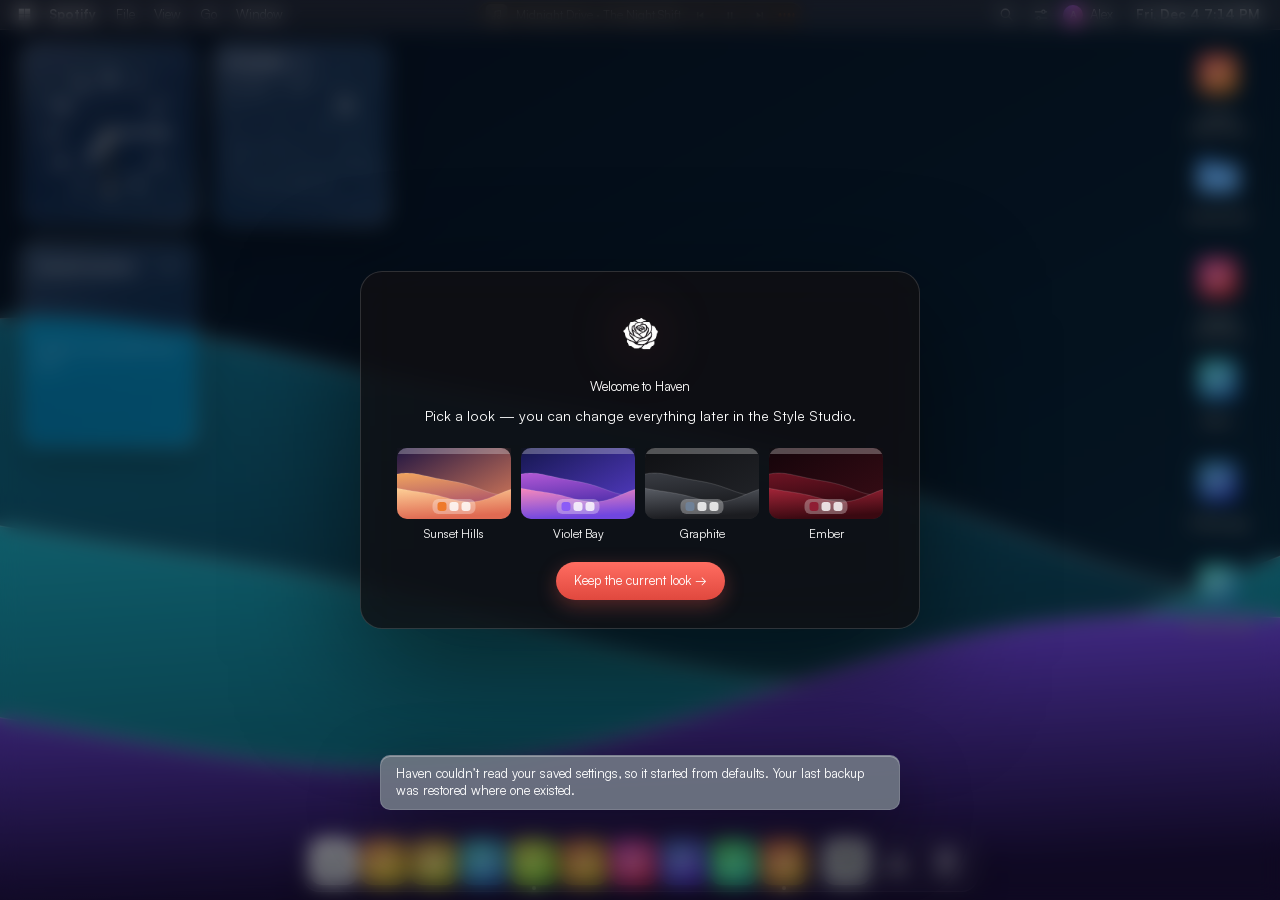
<file: Haven/wwwroot/index.html>
<!doctype html>
<html lang="en">
<head>
  <meta charset="utf-8">
  <meta name="viewport" content="width=device-width, initial-scale=1">
  <title>Haven</title>
  <link rel="stylesheet" href="fonts.css">
  <link rel="stylesheet" href="styles.css">
  <link rel="stylesheet" href="deep.css">
</head>
<body>
  <!-- Per-element refraction filters for the liquid glass effect are generated into here. -->
  <svg id="lg-defs" width="0" height="0" style="position:absolute" aria-hidden="true"><defs></defs></svg>
  <div id="wallpaper"></div>
  <div class="desktop-icons" id="desktop-icons"></div>
  <div class="boot-splash" id="boot-splash" hidden aria-hidden="true"><img class="boot-mark" src="rose-logo.png" alt="Haven"><div class="boot-caption">A CALMER DESKTOP</div><div class="boot-progress"><i></i></div></div>
  <div class="hud-overlay" id="hud-overlay" hidden aria-hidden="true"><div class="hud-corner hud-tl"></div><div class="hud-corner hud-tr"></div><div class="hud-corner hud-bl"></div><div class="hud-corner hud-br"></div><div class="hud-readout" id="hud-readout"></div><div class="hud-pointer" id="hud-pointer"></div></div>

  <!-- ===== Menu bar ===== -->
  <header class="menubar">
    <button class="menu-title logo" id="logo-menu" aria-label="Start and system menu">
      <svg viewBox="0 0 16 16" width="13" height="13"><path fill="currentColor" d="M1 1h6.6v6.6H1zM8.4 1H15v6.6H8.4zM1 8.4h6.6V15H1zM8.4 8.4H15V15H8.4z"/></svg>
    </button>
    <button class="menu-title strong" data-menu="app">Haven</button>
    <span class="app-menus" id="app-menus"></span>
    <button class="menu-title" data-menu="file">File</button>
    <button class="menu-title" data-menu="view">View</button>
    <button class="menu-title" data-menu="go">Go</button>
    <button class="menu-title" data-menu="window">Window</button>
    <div class="spacer"></div>
    <span class="tray" id="tray" hidden></span>
    <button class="menu-icon status-icon" id="wifi-status" title="Wi-Fi" hidden></button>
    <button class="menu-icon status-icon" id="volume-status" title="Sound" hidden></button>
    <div class="status" id="battery" hidden></div>
    <button class="menu-icon" id="search-button" title="Search (Alt + Space)" aria-label="Search">
      <svg viewBox="0 0 20 20" width="15" height="15"><circle cx="8.5" cy="8.5" r="5.5" fill="none" stroke="currentColor" stroke-width="1.8"/><path d="M13 13l4.5 4.5" stroke="currentColor" stroke-width="1.8" stroke-linecap="round"/></svg>
    </button>
    <button class="menu-icon" id="control-button" title="Quick Controls" aria-label="Quick Controls">
      <svg viewBox="0 0 20 20" width="16" height="16"><g fill="none" stroke="currentColor" stroke-width="1.6" stroke-linecap="round"><path d="M3 6h8M15 6h2M3 14h2M9 14h8"/><circle cx="13" cy="6" r="2"/><circle cx="7" cy="14" r="2"/></g></svg>
    </button>
    <button class="menu-title lang" id="lang-button" title="Keyboard language (Win + Space)" hidden></button>
    <button class="menu-title account" id="account-button">
      <span class="avatar" id="avatar"></span>
      <span id="account-name"></span>
    </button>
    <div class="status clock" id="menubar-clock"></div>
  </header>

  <!-- Now-playing player pinned to the top of the screen -->
  <span class="bar-player" id="bar-player" hidden></span>

    <!-- Now-playing pill, centred at the top of the screen -->
  <div class="island" id="island" hidden>
    <span class="island-art" id="island-art"></span>
    <span class="island-title" id="island-title"></span>
    <span class="island-controls">
      <button data-island="previous" aria-label="Previous"><svg viewBox="0 0 20 20"><path d="M5 4h2v12H5zM16 4v12L8 10z" fill="currentColor"/></svg></button>
      <button data-island="toggle" id="island-toggle" aria-label="Play or pause"></button>
      <button data-island="next" aria-label="Next"><svg viewBox="0 0 20 20"><path d="M13 4h2v12h-2zM4 4v12l8-6z" fill="currentColor"/></svg></button>
    </span>
    <span class="island-eq" aria-hidden="true"><i></i><i></i><i></i><i></i></span>
  </div>

  <!-- Media panel pulled down from the pill -->
  <div class="overlay media-backdrop" id="media-panel" hidden>
    <div class="media-panel" id="media-panel-box" role="dialog" aria-label="Now playing"></div>
  </div>

  <!-- ===== Widgets ===== -->
  <aside class="widget-panel" id="widget-panel">
    <div class="hidden-widgets" id="hidden-widgets"></div>
    <div class="widget-grid" id="widget-grid">
      <div class="widget-empty-state" id="widget-empty-state" hidden><b>Your desktop, your way.</b><span>Add a widget, then place it anywhere on screen.</span><button type="button" onclick="toShell('openWidgetGallery')">＋ Add widgets</button></div>

      <section class="widget wide" data-widget="batteries">
        <div class="w-head">
          <span class="w-title">Batteries</span>
          <button class="w-icon-btn" id="batteries-refresh" aria-label="Refresh">
            <svg viewBox="0 0 16 16"><path d="M13 8a5 5 0 1 1-1.5-3.5M13 2.5v3h-3" fill="none" stroke="currentColor" stroke-width="1.4" stroke-linecap="round" stroke-linejoin="round"/></svg>
          </button>
        </div>
        <div class="battery-list" id="battery-list"></div>
      </section>

      <section class="widget square network-widget" data-widget="network">
        <div class="w-head"><span class="w-title">Network</span><span class="muted" id="net-state" style="font-size:10px"></span></div>
        <div class="net-body">
          <div class="net-name" id="net-name">—</div>
          <div class="net-meta"><span id="net-type"></span><span class="net-bars" id="net-bars"></span></div>
        </div>
      </section>

      <section class="widget tall clipboard-widget" data-widget="clipboard">
        <div class="w-head"><span class="w-title">Clipboard</span><span class="muted" id="clip-widget-count" style="font-size:10px"></span></div>
        <div class="clip-list" id="clip-list"></div>
      </section>

      <section class="widget square clock-widget" data-widget="clock">
        <svg class="analog" id="analog" viewBox="0 0 200 200"></svg>
        <div class="clock-digital" id="clock-digital" aria-live="off">
          <div class="clock-digital-time" id="clock-digital-time"></div>
          <div class="clock-digital-date" id="clock-digital-date"></div>
        </div>
      </section>

      <section class="widget square calendar-widget" data-widget="calendar">
        <div class="cal-head">
          <span class="cal-title"><b id="cal-month"></b> <span id="cal-year"></span></span>
          <span class="cal-nav">
            <button id="cal-prev" aria-label="Previous month"><svg viewBox="0 0 16 16"><path d="M10 3 5 8l5 5" fill="none" stroke="currentColor" stroke-width="1.5" stroke-linecap="round" stroke-linejoin="round"/></svg></button>
            <button id="cal-next" aria-label="Next month"><svg viewBox="0 0 16 16"><path d="m6 3 5 5-5 5" fill="none" stroke="currentColor" stroke-width="1.5" stroke-linecap="round" stroke-linejoin="round"/></svg></button>
          </span>
        </div>
        <div class="cal-grid" id="cal-grid"></div>
      </section>

      <section class="widget tall weather-widget" data-widget="weather" id="weather"></section>

      <section class="widget tall reminders-widget" data-widget="reminders">
        <div class="w-head">
          <span class="w-title with-icon">
            <svg viewBox="0 0 16 16"><g fill="none" stroke="currentColor" stroke-width="1.4" stroke-linecap="round"><path d="M6 4h8M6 8h8M6 12h8"/><circle cx="2.5" cy="4" r=".6" fill="currentColor"/><circle cx="2.5" cy="8" r=".6" fill="currentColor"/><circle cx="2.5" cy="12" r=".6" fill="currentColor"/></g></svg>
            Reminders
          </span>
          <span class="rem-count" id="reminder-count">0</span>
        </div>
        <ul class="rem-list" id="reminder-list"></ul>
        <form class="rem-add" id="reminder-form" autocomplete="off">
          <input id="reminder-input" placeholder="Add a reminder" maxlength="140">
          <button type="submit" aria-label="Add reminder">
            <svg viewBox="0 0 16 16"><path d="M8 3v10M3 8h10" stroke="currentColor" stroke-width="1.5" stroke-linecap="round"/></svg>
          </button>
        </form>
        <button class="w-link" id="open-reminders">Open Reminders</button>
      </section>

      <section class="widget wide media-widget idle" data-widget="media" id="media">
        <div class="w-head">
          <span class="w-title with-icon">
            <svg viewBox="0 0 16 16"><path d="M6 12V3.5l7-1.5v8.5" fill="none" stroke="currentColor" stroke-width="1.3" stroke-linejoin="round"/><circle cx="4.3" cy="12" r="1.8" fill="none" stroke="currentColor" stroke-width="1.3"/><circle cx="11.3" cy="10.5" r="1.8" fill="none" stroke="currentColor" stroke-width="1.3"/></svg>
            <span id="media-app">Now playing</span>
          </span>
          <button class="w-icon-btn" id="media-refresh" aria-label="Refresh">
            <svg viewBox="0 0 16 16"><path d="M13 8a5 5 0 1 1-1.5-3.5M13 2.5v3h-3" fill="none" stroke="currentColor" stroke-width="1.4" stroke-linecap="round" stroke-linejoin="round"/></svg>
          </button>
        </div>
        <div class="media-body">
          <div class="art" id="media-art"></div>
          <div class="media-text">
            <div class="media-title" id="media-title">Nothing playing</div>
            <div class="media-artist" id="media-artist">Play something in any app</div>
          </div>
        </div>
        <div class="media-controls">
          <button data-media="previous" aria-label="Previous"><svg viewBox="0 0 20 20"><path d="M5 4h2v12H5zM16 4v12L8 10z" fill="currentColor"/></svg></button>
          <button data-media="toggle" class="play" aria-label="Play or pause" id="media-toggle"></button>
          <button data-media="next" aria-label="Next"><svg viewBox="0 0 20 20"><path d="M13 4h2v12h-2zM4 4v12l8-6z" fill="currentColor"/></svg></button>
        </div>
        <div class="progress" id="media-progress"><div class="progress-fill" id="media-progress-fill"></div></div>
        <div class="media-times"><span id="media-elapsed"></span><span id="media-length"></span></div>
        <div class="media-wave" aria-hidden="true">
          <svg viewBox="0 0 800 40" preserveAspectRatio="none">
            <path class="wave-a" d="M0 20 C50 4 100 4 150 20 S250 36 300 20 S400 4 450 20 S550 36 600 20 S700 4 750 20 S850 36 900 20"/>
            <path class="wave-b" d="M0 20 C40 30 80 34 120 20 S200 6 240 20 S320 34 360 20 S440 6 480 20 S560 34 600 20 S680 6 720 20 S800 34 840 20"/>
          </svg>
        </div>
      </section>

      <section class="widget tall notes-widget" data-widget="notes">
        <div class="w-head"><span class="w-title with-icon">
          <svg viewBox="0 0 16 16"><path d="M3 2.5h7l3 3v8H3z" fill="none" stroke="currentColor" stroke-width="1.3" stroke-linejoin="round"/><path d="M5.5 7h5M5.5 9.5h5M5.5 12h3" stroke="currentColor" stroke-width="1.2" stroke-linecap="round"/></svg>
          Notes</span></div>
        <textarea id="notes-input" placeholder="Jot something down…" spellcheck="true"></textarea>
      </section>

      <section class="widget square system-widget" data-widget="system">
        <div class="w-head"><span class="w-title">System</span><span class="muted" id="sys-uptime" style="font-size:10px"></span></div>
        <div class="sys-rings" id="sys-rings"></div>
      </section>

      <section class="widget square worldclock-widget" data-widget="worldclock">
        <div class="w-head"><span class="w-title">World Clock</span></div>
        <div class="world-list" id="world-list"></div>
      </section>

      <section class="widget wide photos-widget" data-widget="photos">
        <div class="photo-frame" id="photo-frame"><div class="photo-empty muted">Photos from your Pictures folder appear here.</div></div>
      </section>

      <section class="widget wide events-widget" data-widget="events">
        <div class="w-head"><span class="w-title with-icon">
          <svg viewBox="0 0 16 16"><rect x="2" y="3" width="12" height="11" rx="2" fill="none" stroke="currentColor" stroke-width="1.3"/><path d="M2 6.5h12M5.5 1.5v3M10.5 1.5v3" stroke="currentColor" stroke-width="1.3" stroke-linecap="round"/></svg>
          Up Next</span></div>
        <ul class="event-list" id="event-list"></ul>
      </section>

      <section class="widget wide audio-deck-widget" data-widget="audiodeck">
        <div class="w-head"><span class="w-title">SIGNAL / AUDIO</span><span class="audio-deck-meta" id="audio-deck-meta">LIVE FEED</span></div>
        <div class="audio-deck-tabs" id="audio-deck-tabs"></div>
        <div class="audio-deck-stage" id="audio-deck-stage"></div>
        <div class="audio-deck-foot"><span id="audio-deck-track">NO SIGNAL</span><span id="audio-deck-clock">00:00</span></div>
      </section>

      <section class="widget wide signal-widget" data-widget="signal">
        <div class="w-head"><span class="w-title">SIGNAL / 01</span><span class="signal-status" id="signal-status">STANDBY</span></div>
        <div class="signal-tabs" id="signal-tabs"></div>
        <div class="signal-stage" id="signal-stage"><canvas id="signal-canvas"></canvas></div>
        <div class="signal-foot"><span id="signal-track">NO SIGNAL</span><div class="signal-controls"><button data-media="previous" aria-label="Previous track">|◀</button><button data-media="toggle" aria-label="Play or pause">▶</button><button data-media="next" aria-label="Next track">▶|</button></div></div>
      </section>

      <section class="widget wide cava-widget" data-widget="cava">
        <div class="w-head"><span class="w-title">cava / DOT MATRIX</span><span class="signal-status">AUDIO REACTIVE</span></div>
        <div class="cava-stage"><canvas id="cava-canvas"></canvas></div>
      </section>

      <section class="widget wide viz-widget" data-widget="visualizer">
        <canvas class="viz-canvas" id="viz-canvas"></canvas>
        <div class="viz-label" id="viz-label"></div>
      </section>


      <section class="widget square stocks-widget" data-widget="stocks">
        <div class="w-head"><span class="w-title">Stocks</span><span class="muted" id="stock-updated" style="font-size:10px"></span></div>
        <div class="stock-list" id="stock-list"></div>
      </section>

      <section class="widget square cpu-widget" data-widget="cpugraph">
        <div class="w-head"><span class="w-title">Activity</span><span class="muted" id="cpu-now" style="font-size:10px"></span></div>
        <canvas class="graph-canvas" id="cpu-canvas"></canvas>
        <div class="graph-legend"><span><i style="background:var(--accent)"></i>CPU</span><span><i style="background:#f5a524"></i>Memory</span></div>
      </section>

      <section class="widget square bathist-widget" data-widget="batteryhistory">
        <div class="w-head"><span class="w-title">Battery</span><span class="muted" id="bat-now" style="font-size:10px"></span></div>
        <canvas class="graph-canvas" id="bat-canvas"></canvas>
        <div class="graph-legend muted" id="bat-legend">Last 24 hours</div>
      </section>

      <section class="widget square countdown-widget" data-widget="countdown">
        <div class="w-head"><span class="w-title" id="countdown-title">Countdown</span></div>
        <div class="countdown-body" id="countdown-body"></div>
      </section>

      <section class="widget square timer-widget" data-widget="timer">
        <div class="w-head"><span class="w-title" id="timer-title">Timer</span><span class="muted" id="timer-state" style="font-size:10px"></span></div>
        <div class="timer-display" id="timer-display">25:00</div>
        <div class="timer-controls" id="timer-controls"></div>
      </section>

      <section class="widget square spacenote-widget" data-widget="spacenote">
        <div class="w-head"><span class="w-title" id="spacenote-title">Space note</span></div>
        <textarea id="spacenote-input" placeholder="A note just for this space…" spellcheck="true"></textarea>
      </section>

    </div>
  </aside>

  <!-- Stack contents on the desktop -->
  <div class="desk-stack" id="desk-stack" hidden></div>

  <!-- ===== Dock ===== -->
  <nav class="dock-wrap" id="dock-wrap">
    <div class="dock" id="dock"></div>
  </nav>
  <!-- Touching the bottom edge brings back a hidden Dock. -->
  <div class="dock-reveal" id="dock-reveal"></div>

  <!-- ===== Launchpad ===== -->
  <div class="overlay launchpad" id="launchpad" hidden>
    <div class="launchpad-inner">
      <input class="launchpad-search" id="launchpad-search" placeholder="Search apps and games" autocomplete="off">
      <div class="launchpad-scroll" id="launchpad-grid"></div>
    </div>
  </div>

  <!-- ===== Search ===== -->
  <div class="overlay spotlight-backdrop" id="spotlight" hidden>
    <div class="spotlight">
      <div class="spotlight-field">
        <svg viewBox="0 0 20 20" width="22" height="22"><circle cx="8.5" cy="8.5" r="5.5" fill="none" stroke="currentColor" stroke-width="1.8"/><path d="M13 13l4.5 4.5" stroke="currentColor" stroke-width="1.8" stroke-linecap="round"/></svg>
        <input id="spotlight-input" placeholder="Search apps and games" autocomplete="off" spellcheck="false">
      </div>
      <div class="spotlight-answer" id="spotlight-answer" hidden></div>
      <ul class="spotlight-results" id="spotlight-results"></ul>
    </div>
  </div>

  <!-- ===== Modal (settings, reminders) ===== -->
  <div class="overlay modal-backdrop" id="modal" hidden>
    <div class="modal" role="dialog" aria-labelledby="modal-title">
      <div class="modal-head">
        <h2 id="modal-title"></h2>
        <button class="close" id="modal-close" aria-label="Close">×</button>
      </div>
      <div class="modal-body" id="modal-body"></div>
    </div>
  </div>

  <!-- Control Center -->
  <div class="overlay cc-backdrop" id="control-center" hidden>
    <div class="cc-panel" id="cc-panel"></div>
  </div>

  <!-- App switcher (Alt+Tab) and gesture HUD -->
  <div class="overlay switcher-backdrop" id="switcher" hidden>
    <div class="switcher" id="switcher-strip"></div>
  </div>

  <!-- Quick Look -->
  <div class="overlay ql-backdrop" id="quicklook" hidden>
    <div class="ql-panel" id="ql-panel"></div>
  </div>

  <!-- Downloads stack above the Dock -->
  <div class="overlay stack-backdrop" id="stack-pop" hidden>
    <div class="stack-panel" id="stack-panel"></div>
  </div>

  <!-- Notification Center (click the clock) -->
  <div class="overlay nc-backdrop" id="nc" hidden>
    <div class="nc-panel" id="nc-panel"></div>
  </div>

  <!-- Screen saver -->
  <div class="overlay saver" id="saver" hidden tabindex="-1">
    <div class="saver-bg"></div>
    <div class="saver-clock"><div class="saver-time" id="saver-time"></div><div class="saver-date" id="saver-date"></div></div>
  </div>

  <!-- First-run onboarding (shell layer only) -->
  <div class="overlay onboard" id="onboard" hidden></div>

  <!-- Lock screen (Ctrl + L) -->
  <div class="overlay lock" id="lock" hidden tabindex="-1">
    <div class="lock-bg"></div>
    <div class="lock-clock">
      <div class="lock-date" id="lock-date"></div>
      <div class="lock-time" id="lock-time"></div>
      <div class="lock-extras" id="lock-extras"></div>
    </div>
    <div class="lock-login">
      <div class="lock-avatar" id="lock-avatar"></div>
      <div class="lock-name" id="lock-name"></div>
      <form class="lock-form" id="lock-form" autocomplete="off">
        <input type="password" id="lock-input" placeholder="Enter Password" spellcheck="false" aria-label="Password">
        <button type="submit" aria-label="Unlock">
          <svg viewBox="0 0 20 20" width="14" height="14"><path d="M4 10h11M11 5.5 15.5 10 11 14.5" fill="none" stroke="currentColor" stroke-width="2" stroke-linecap="round" stroke-linejoin="round"/></svg>
        </button>
      </form>
      <div class="lock-hint" id="lock-hint"></div>
      <button class="lock-hello" id="lock-hello" hidden type="button">
        <svg viewBox="0 0 24 24" width="18" height="18"><path d="M8 3H5a2 2 0 0 0-2 2v3M16 3h3a2 2 0 0 1 2 2v3M8 21H5a2 2 0 0 1-2-2v-3M16 21h3a2 2 0 0 0 2-2v-3M9 9.5v1M15 9.5v1M12 9v4h-1M9 16c1.7 1.3 4.3 1.3 6 0" fill="none" stroke="currentColor" stroke-width="1.6" stroke-linecap="round" stroke-linejoin="round"/></svg>
        <span>Unlock with Windows Hello</span>
      </button>
    </div>
  </div>

  <div class="context-menu" id="context-menu" hidden></div>
  <button id="edit-done" type="button">Done arranging</button>
  <div class="toast" id="toast" hidden></div>

  <script src="app.js"></script>
  <script src="settings.js"></script>
  <script src="customize.js"></script>
  <script src="shell-features.js"></script>
  <script src="desktop-features.js"></script>
  <script src="launchpad.js"></script>
  <script src="lock.js"></script>
  <script src="system-features.js"></script>
  <script src="extras.js"></script>
  <script src="looks.js"></script>
  <script src="dock-extras.js"></script>
  <script src="viz.js"></script>
  <script src="widgets2.js"></script>
  <script src="signal.js"></script>
  <script src="deep.js"></script>
  <script src="perf.js"></script>
  <script>document.getElementById("edit-done")?.addEventListener("click", () => toggleEditing(false));</script>
  <script src="secondary.js"></script>
</body>
</html>
</file>
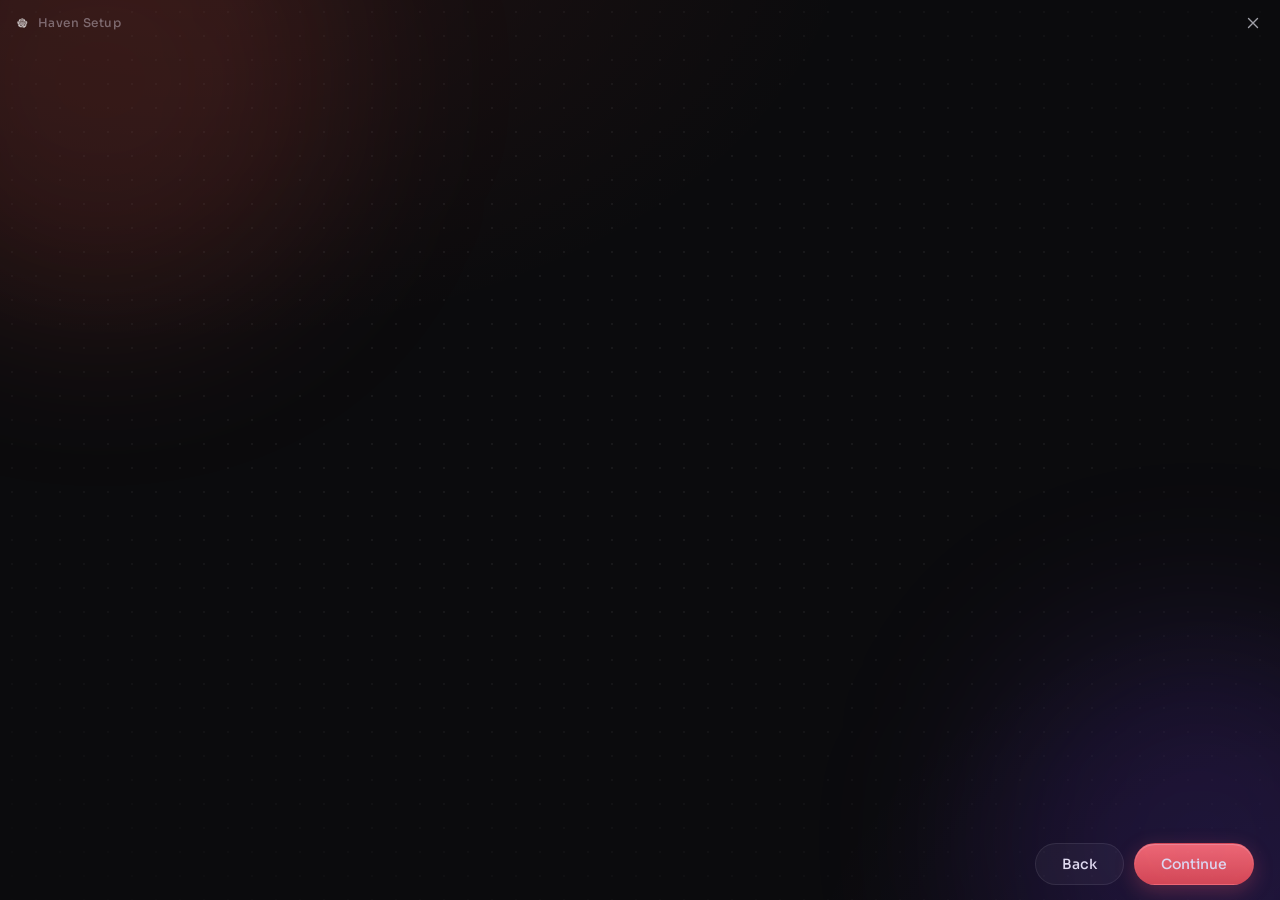
<file: Setup/ui/index.html>
<!doctype html>
<html lang="en">
<head>
<meta charset="utf-8">
<meta name="color-scheme" content="dark">
<title>Haven Setup</title>
<link rel="stylesheet" href="app.css">
</head>
<body>
<div class="glow g1"></div>
<div class="glow g2"></div>
<div class="dotgrid"></div>

<!-- The top 46 logical px of this document double as the window's drag strip.
     The C# hit-test treats that strip as HTCAPTION except the right 150px, which
     holds the close button — keep it that way if you rearrange things. -->
<header>
  <div class="brand">
    <img src="rose.png" alt="" draggable="false">
    <span>Haven Setup</span>
  </div>
  <button class="winbtn" id="close" title="Close" aria-label="Close">
    <svg width="12" height="12" viewBox="0 0 12 12" fill="none">
      <path d="M1.5 1.5l9 9M10.5 1.5l-9 9" stroke="currentColor" stroke-width="1.4" stroke-linecap="round"/>
    </svg>
  </button>
</header>

<main id="stage"></main>

<footer>
  <div class="meta" id="meta"></div>
  <div class="steps" id="steps"></div>
  <div class="spacer"></div>
  <button class="btn ghost" id="back">Back</button>
  <button class="btn primary" id="next">Continue</button>
</footer>

<div class="toast" id="toast"></div>
<script src="app.js"></script>
</body>
</html>
</file>
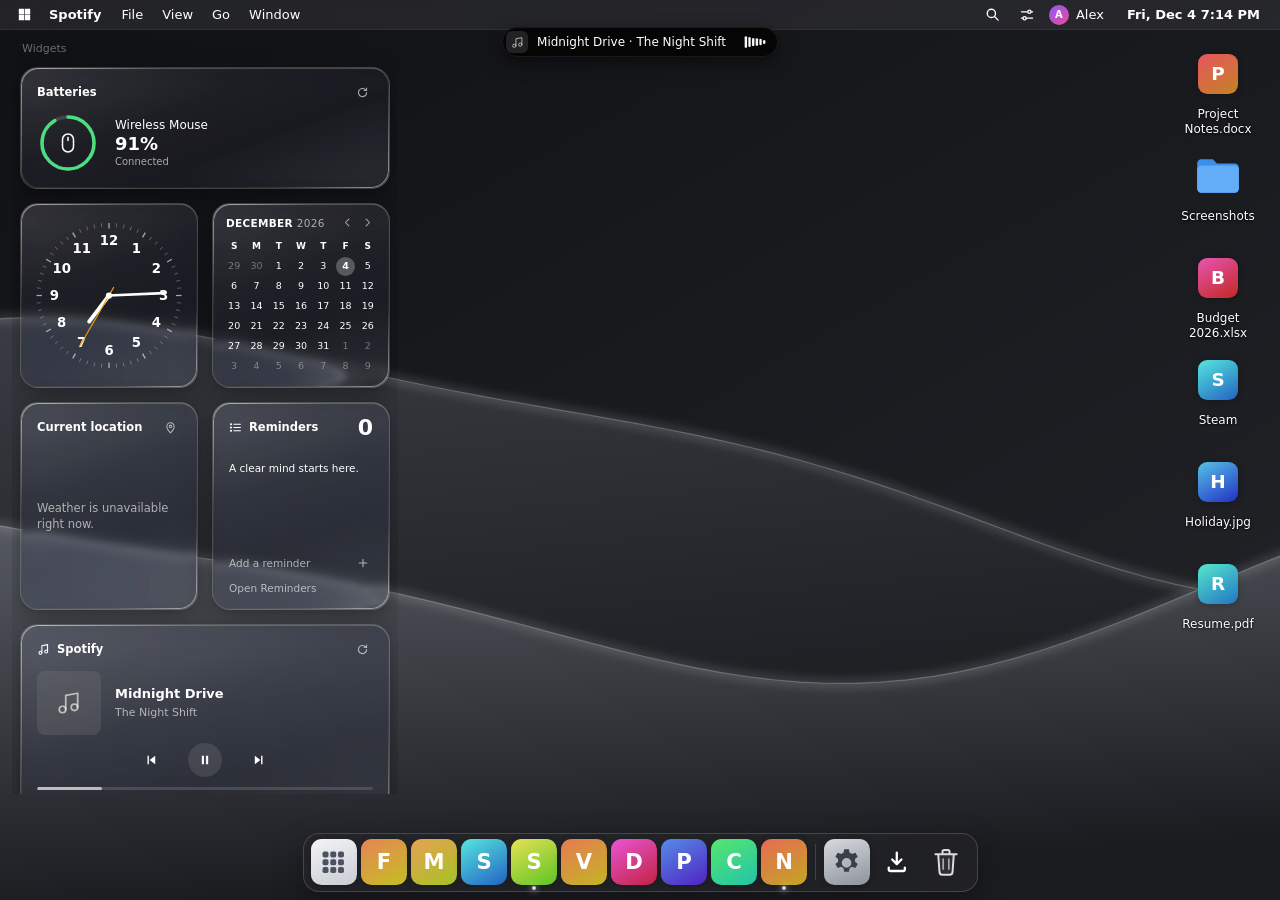
<file: installer-archive/0.4.2/Haven/wwwroot/index.html>
<!doctype html>
<html lang="en">
<head>
  <meta charset="utf-8">
  <meta name="viewport" content="width=device-width, initial-scale=1">
  <title>Haven</title>
  <link rel="stylesheet" href="styles.css">
  <link rel="stylesheet" href="deep.css">
</head>
<body>
  <!-- Per-element refraction filters for the liquid glass effect are generated into here. -->
  <svg id="lg-defs" width="0" height="0" style="position:absolute" aria-hidden="true"><defs></defs></svg>
  <div id="wallpaper"></div>
  <div class="desktop-icons" id="desktop-icons"></div>

  <!-- ===== Menu bar ===== -->
  <header class="menubar">
    <button class="menu-title logo" id="logo-menu" aria-label="Start and system menu">
      <svg viewBox="0 0 16 16" width="13" height="13"><path fill="currentColor" d="M1 1h6.6v6.6H1zM8.4 1H15v6.6H8.4zM1 8.4h6.6V15H1zM8.4 8.4H15V15H8.4z"/></svg>
    </button>
    <button class="menu-title strong" data-menu="app">Haven</button>
    <span class="app-menus" id="app-menus"></span>
    <button class="menu-title" data-menu="file">File</button>
    <button class="menu-title" data-menu="view">View</button>
    <button class="menu-title" data-menu="go">Go</button>
    <button class="menu-title" data-menu="window">Window</button>
    <div class="spacer"></div>
    <span class="tray" id="tray" hidden></span>
    <button class="menu-icon status-icon" id="wifi-status" title="Wi-Fi" hidden></button>
    <button class="menu-icon status-icon" id="volume-status" title="Sound" hidden></button>
    <div class="status" id="battery" hidden></div>
    <button class="menu-icon" id="search-button" title="Search (Alt + Space)" aria-label="Search">
      <svg viewBox="0 0 20 20" width="15" height="15"><circle cx="8.5" cy="8.5" r="5.5" fill="none" stroke="currentColor" stroke-width="1.8"/><path d="M13 13l4.5 4.5" stroke="currentColor" stroke-width="1.8" stroke-linecap="round"/></svg>
    </button>
    <button class="menu-icon" id="control-button" title="Quick Controls" aria-label="Quick Controls">
      <svg viewBox="0 0 20 20" width="16" height="16"><g fill="none" stroke="currentColor" stroke-width="1.6" stroke-linecap="round"><path d="M3 6h8M15 6h2M3 14h2M9 14h8"/><circle cx="13" cy="6" r="2"/><circle cx="7" cy="14" r="2"/></g></svg>
    </button>
    <button class="menu-title lang" id="lang-button" title="Keyboard language (Win + Space)" hidden></button>
    <button class="menu-title account" id="account-button">
      <span class="avatar" id="avatar"></span>
      <span id="account-name"></span>
    </button>
    <div class="status clock" id="menubar-clock"></div>
  </header>

  <!-- Now-playing pill, centred at the top of the screen -->
  <div class="island" id="island" hidden>
    <span class="island-art" id="island-art"></span>
    <span class="island-title" id="island-title"></span>
    <span class="island-controls">
      <button data-island="previous" aria-label="Previous"><svg viewBox="0 0 20 20"><path d="M5 4h2v12H5zM16 4v12L8 10z" fill="currentColor"/></svg></button>
      <button data-island="toggle" id="island-toggle" aria-label="Play or pause"></button>
      <button data-island="next" aria-label="Next"><svg viewBox="0 0 20 20"><path d="M13 4h2v12h-2zM4 4v12l8-6z" fill="currentColor"/></svg></button>
    </span>
    <span class="island-eq" aria-hidden="true"><i></i><i></i><i></i><i></i></span>
  </div>

  <!-- ===== Widgets ===== -->
  <aside class="widget-panel" id="widget-panel">
    <div class="panel-head">
      <span class="panel-label">Widgets</span>
    </div>
    <div class="hidden-widgets" id="hidden-widgets"></div>
    <div class="widget-grid" id="widget-grid">

      <section class="widget wide" data-widget="batteries">
        <div class="w-head">
          <span class="w-title">Batteries</span>
          <button class="w-icon-btn" id="batteries-refresh" aria-label="Refresh">
            <svg viewBox="0 0 16 16"><path d="M13 8a5 5 0 1 1-1.5-3.5M13 2.5v3h-3" fill="none" stroke="currentColor" stroke-width="1.4" stroke-linecap="round" stroke-linejoin="round"/></svg>
          </button>
        </div>
        <div class="battery-list" id="battery-list"></div>
      </section>

      <section class="widget square clock-widget" data-widget="clock">
        <svg class="analog" id="analog" viewBox="0 0 200 200"></svg>
        <div class="clock-digital" id="clock-digital" aria-live="off">
          <div class="clock-digital-time" id="clock-digital-time"></div>
          <div class="clock-digital-date" id="clock-digital-date"></div>
        </div>
      </section>

      <section class="widget square calendar-widget" data-widget="calendar">
        <div class="cal-head">
          <span class="cal-title"><b id="cal-month"></b> <span id="cal-year"></span></span>
          <span class="cal-nav">
            <button id="cal-prev" aria-label="Previous month"><svg viewBox="0 0 16 16"><path d="M10 3 5 8l5 5" fill="none" stroke="currentColor" stroke-width="1.5" stroke-linecap="round" stroke-linejoin="round"/></svg></button>
            <button id="cal-next" aria-label="Next month"><svg viewBox="0 0 16 16"><path d="m6 3 5 5-5 5" fill="none" stroke="currentColor" stroke-width="1.5" stroke-linecap="round" stroke-linejoin="round"/></svg></button>
          </span>
        </div>
        <div class="cal-grid" id="cal-grid"></div>
      </section>

      <section class="widget tall weather-widget" data-widget="weather" id="weather"></section>

      <section class="widget tall reminders-widget" data-widget="reminders">
        <div class="w-head">
          <span class="w-title with-icon">
            <svg viewBox="0 0 16 16"><g fill="none" stroke="currentColor" stroke-width="1.4" stroke-linecap="round"><path d="M6 4h8M6 8h8M6 12h8"/><circle cx="2.5" cy="4" r=".6" fill="currentColor"/><circle cx="2.5" cy="8" r=".6" fill="currentColor"/><circle cx="2.5" cy="12" r=".6" fill="currentColor"/></g></svg>
            Reminders
          </span>
          <span class="rem-count" id="reminder-count">0</span>
        </div>
        <ul class="rem-list" id="reminder-list"></ul>
        <form class="rem-add" id="reminder-form" autocomplete="off">
          <input id="reminder-input" placeholder="Add a reminder" maxlength="140">
          <button type="submit" aria-label="Add reminder">
            <svg viewBox="0 0 16 16"><path d="M8 3v10M3 8h10" stroke="currentColor" stroke-width="1.5" stroke-linecap="round"/></svg>
          </button>
        </form>
        <button class="w-link" id="open-reminders">Open Reminders</button>
      </section>

      <section class="widget wide media-widget idle" data-widget="media" id="media">
        <div class="w-head">
          <span class="w-title with-icon">
            <svg viewBox="0 0 16 16"><path d="M6 12V3.5l7-1.5v8.5" fill="none" stroke="currentColor" stroke-width="1.3" stroke-linejoin="round"/><circle cx="4.3" cy="12" r="1.8" fill="none" stroke="currentColor" stroke-width="1.3"/><circle cx="11.3" cy="10.5" r="1.8" fill="none" stroke="currentColor" stroke-width="1.3"/></svg>
            <span id="media-app">Now playing</span>
          </span>
          <button class="w-icon-btn" id="media-refresh" aria-label="Refresh">
            <svg viewBox="0 0 16 16"><path d="M13 8a5 5 0 1 1-1.5-3.5M13 2.5v3h-3" fill="none" stroke="currentColor" stroke-width="1.4" stroke-linecap="round" stroke-linejoin="round"/></svg>
          </button>
        </div>
        <div class="media-body">
          <div class="art" id="media-art"></div>
          <div class="media-text">
            <div class="media-title" id="media-title">Nothing playing</div>
            <div class="media-artist" id="media-artist">Play something in any app</div>
          </div>
        </div>
        <div class="media-controls">
          <button data-media="previous" aria-label="Previous"><svg viewBox="0 0 20 20"><path d="M5 4h2v12H5zM16 4v12L8 10z" fill="currentColor"/></svg></button>
          <button data-media="toggle" class="play" aria-label="Play or pause" id="media-toggle"></button>
          <button data-media="next" aria-label="Next"><svg viewBox="0 0 20 20"><path d="M13 4h2v12h-2zM4 4v12l8-6z" fill="currentColor"/></svg></button>
        </div>
        <div class="progress" id="media-progress"><div class="progress-fill" id="media-progress-fill"></div></div>
        <div class="media-times"><span id="media-elapsed"></span><span id="media-length"></span></div>
        <div class="media-wave" aria-hidden="true">
          <svg viewBox="0 0 800 40" preserveAspectRatio="none">
            <path class="wave-a" d="M0 20 C50 4 100 4 150 20 S250 36 300 20 S400 4 450 20 S550 36 600 20 S700 4 750 20 S850 36 900 20"/>
            <path class="wave-b" d="M0 20 C40 30 80 34 120 20 S200 6 240 20 S320 34 360 20 S440 6 480 20 S560 34 600 20 S680 6 720 20 S800 34 840 20"/>
          </svg>
        </div>
      </section>

      <section class="widget tall notes-widget" data-widget="notes">
        <div class="w-head"><span class="w-title with-icon">
          <svg viewBox="0 0 16 16"><path d="M3 2.5h7l3 3v8H3z" fill="none" stroke="currentColor" stroke-width="1.3" stroke-linejoin="round"/><path d="M5.5 7h5M5.5 9.5h5M5.5 12h3" stroke="currentColor" stroke-width="1.2" stroke-linecap="round"/></svg>
          Notes</span></div>
        <textarea id="notes-input" placeholder="Jot something down…" spellcheck="true"></textarea>
      </section>

      <section class="widget square system-widget" data-widget="system">
        <div class="w-head"><span class="w-title">System</span><span class="muted" id="sys-uptime" style="font-size:10px"></span></div>
        <div class="sys-rings" id="sys-rings"></div>
      </section>

      <section class="widget square worldclock-widget" data-widget="worldclock">
        <div class="w-head"><span class="w-title">World Clock</span></div>
        <div class="world-list" id="world-list"></div>
      </section>

      <section class="widget wide photos-widget" data-widget="photos">
        <div class="photo-frame" id="photo-frame"><div class="photo-empty muted">Photos from your Pictures folder appear here.</div></div>
      </section>

      <section class="widget wide events-widget" data-widget="events">
        <div class="w-head"><span class="w-title with-icon">
          <svg viewBox="0 0 16 16"><rect x="2" y="3" width="12" height="11" rx="2" fill="none" stroke="currentColor" stroke-width="1.3"/><path d="M2 6.5h12M5.5 1.5v3M10.5 1.5v3" stroke="currentColor" stroke-width="1.3" stroke-linecap="round"/></svg>
          Up Next</span></div>
        <ul class="event-list" id="event-list"></ul>
      </section>

      <section class="widget wide audio-deck-widget" data-widget="audiodeck">
        <div class="w-head"><span class="w-title">SIGNAL / AUDIO</span><span class="audio-deck-meta" id="audio-deck-meta">LIVE FEED</span></div>
        <div class="audio-deck-tabs" id="audio-deck-tabs"></div>
        <div class="audio-deck-stage" id="audio-deck-stage"></div>
        <div class="audio-deck-foot"><span id="audio-deck-track">NO SIGNAL</span><span id="audio-deck-clock">00:00</span></div>
      </section>

      <section class="widget wide viz-widget" data-widget="visualizer">
        <canvas class="viz-canvas" id="viz-canvas"></canvas>
        <div class="viz-label" id="viz-label"></div>
      </section>

      <section class="widget wide tty-widget" data-widget="tty" tabindex="0"></section>

      <section class="widget square stocks-widget" data-widget="stocks">
        <div class="w-head"><span class="w-title">Stocks</span><span class="muted" id="stock-updated" style="font-size:10px"></span></div>
        <div class="stock-list" id="stock-list"></div>
      </section>

      <section class="widget square cpu-widget" data-widget="cpugraph">
        <div class="w-head"><span class="w-title">Activity</span><span class="muted" id="cpu-now" style="font-size:10px"></span></div>
        <canvas class="graph-canvas" id="cpu-canvas"></canvas>
        <div class="graph-legend"><span><i style="background:var(--accent)"></i>CPU</span><span><i style="background:#f5a524"></i>Memory</span></div>
      </section>

      <section class="widget square bathist-widget" data-widget="batteryhistory">
        <div class="w-head"><span class="w-title">Battery</span><span class="muted" id="bat-now" style="font-size:10px"></span></div>
        <canvas class="graph-canvas" id="bat-canvas"></canvas>
        <div class="graph-legend muted" id="bat-legend">Last 24 hours</div>
      </section>

      <section class="widget square countdown-widget" data-widget="countdown">
        <div class="w-head"><span class="w-title" id="countdown-title">Countdown</span></div>
        <div class="countdown-body" id="countdown-body"></div>
      </section>

      <section class="widget square spacenote-widget" data-widget="spacenote">
        <div class="w-head"><span class="w-title" id="spacenote-title">Space note</span></div>
        <textarea id="spacenote-input" placeholder="A note just for this space…" spellcheck="true"></textarea>
      </section>

    </div>
  </aside>

  <!-- Stack contents on the desktop -->
  <div class="desk-stack" id="desk-stack" hidden></div>

  <!-- ===== Dock ===== -->
  <nav class="dock-wrap" id="dock-wrap">
    <div class="dock" id="dock"></div>
  </nav>
  <!-- Touching the bottom edge brings back a hidden Dock. -->
  <div class="dock-reveal" id="dock-reveal"></div>

  <!-- ===== Launchpad ===== -->
  <div class="overlay launchpad" id="launchpad" hidden>
    <div class="launchpad-inner">
      <input class="launchpad-search" id="launchpad-search" placeholder="Search apps and games" autocomplete="off">
      <div class="launchpad-scroll" id="launchpad-grid"></div>
    </div>
  </div>

  <!-- ===== Search ===== -->
  <div class="overlay spotlight-backdrop" id="spotlight" hidden>
    <div class="spotlight">
      <div class="spotlight-field">
        <svg viewBox="0 0 20 20" width="22" height="22"><circle cx="8.5" cy="8.5" r="5.5" fill="none" stroke="currentColor" stroke-width="1.8"/><path d="M13 13l4.5 4.5" stroke="currentColor" stroke-width="1.8" stroke-linecap="round"/></svg>
        <input id="spotlight-input" placeholder="Search apps and games" autocomplete="off" spellcheck="false">
      </div>
      <div class="spotlight-answer" id="spotlight-answer" hidden></div>
      <ul class="spotlight-results" id="spotlight-results"></ul>
    </div>
  </div>

  <!-- ===== Modal (settings, reminders) ===== -->
  <div class="overlay modal-backdrop" id="modal" hidden>
    <div class="modal" role="dialog" aria-labelledby="modal-title">
      <div class="modal-head">
        <h2 id="modal-title"></h2>
        <button class="close" id="modal-close" aria-label="Close">×</button>
      </div>
      <div class="modal-body" id="modal-body"></div>
    </div>
  </div>

  <!-- Control Center -->
  <div class="overlay cc-backdrop" id="control-center" hidden>
    <div class="cc-panel" id="cc-panel"></div>
  </div>

  <!-- App switcher (Alt+Tab) and gesture HUD -->
  <div class="overlay switcher-backdrop" id="switcher" hidden>
    <div class="switcher" id="switcher-strip"></div>
  </div>

  <!-- Quick Look -->
  <div class="overlay ql-backdrop" id="quicklook" hidden>
    <div class="ql-panel" id="ql-panel"></div>
  </div>

  <!-- Downloads stack above the Dock -->
  <div class="overlay stack-backdrop" id="stack-pop" hidden>
    <div class="stack-panel" id="stack-panel"></div>
  </div>

  <!-- Notification Center (click the clock) -->
  <div class="overlay nc-backdrop" id="nc" hidden>
    <div class="nc-panel" id="nc-panel"></div>
  </div>

  <!-- Screen saver -->
  <div class="overlay saver" id="saver" hidden tabindex="-1">
    <div class="saver-bg"></div>
    <div class="saver-clock"><div class="saver-time" id="saver-time"></div><div class="saver-date" id="saver-date"></div></div>
  </div>

  <!-- Screenshot preview -->
  <div class="shot-preview" id="shot-preview" hidden></div>

  <!-- Lock screen (Ctrl + L) -->
  <div class="overlay lock" id="lock" hidden tabindex="-1">
    <div class="lock-bg"></div>
    <div class="lock-clock">
      <div class="lock-date" id="lock-date"></div>
      <div class="lock-time" id="lock-time"></div>
      <div class="lock-extras" id="lock-extras"></div>
    </div>
    <div class="lock-login">
      <div class="lock-avatar" id="lock-avatar"></div>
      <div class="lock-name" id="lock-name"></div>
      <form class="lock-form" id="lock-form" autocomplete="off">
        <input type="password" id="lock-input" placeholder="Enter Password" spellcheck="false" aria-label="Password">
        <button type="submit" aria-label="Unlock">
          <svg viewBox="0 0 20 20" width="14" height="14"><path d="M4 10h11M11 5.5 15.5 10 11 14.5" fill="none" stroke="currentColor" stroke-width="2" stroke-linecap="round" stroke-linejoin="round"/></svg>
        </button>
      </form>
      <div class="lock-hint" id="lock-hint"></div>
      <button class="lock-hello" id="lock-hello" hidden type="button">
        <svg viewBox="0 0 24 24" width="18" height="18"><path d="M8 3H5a2 2 0 0 0-2 2v3M16 3h3a2 2 0 0 1 2 2v3M8 21H5a2 2 0 0 1-2-2v-3M16 21h3a2 2 0 0 0 2-2v-3M9 9.5v1M15 9.5v1M12 9v4h-1M9 16c1.7 1.3 4.3 1.3 6 0" fill="none" stroke="currentColor" stroke-width="1.6" stroke-linecap="round" stroke-linejoin="round"/></svg>
        <span>Unlock with Windows Hello</span>
      </button>
    </div>
  </div>

  <div class="context-menu" id="context-menu" hidden></div>
  <div class="toast" id="toast" hidden></div>

  <script src="app.js"></script>
  <script src="settings.js"></script>
  <script src="customize.js"></script>
  <script src="shell-features.js"></script>
  <script src="desktop-features.js"></script>
  <script src="launchpad.js"></script>
  <script src="lock.js"></script>
  <script src="system-features.js"></script>
  <script src="extras.js"></script>
  <script src="looks.js"></script>
  <script src="dock-extras.js"></script>
  <script src="viz.js"></script>
  <script src="widgets2.js"></script>
  <script src="tty.js"></script>
  <script src="deep.js"></script>
  <script src="perf.js"></script>
  <script src="secondary.js"></script>
</body>
</html>
</file>
<file: Haven/wwwroot/fonts.css>
/* ===== Bundled webfonts ===== */
/* Sora — SIL Open Font License. Satoshi — ITF Free Font License (Fontshare). */

@font-face { font-family: 'Sora'; src: url('fonts/sora-400.woff2') format('woff2'); font-weight: 400; font-style: normal; font-display: swap; }
@font-face { font-family: 'Sora'; src: url('fonts/sora-500.woff2') format('woff2'); font-weight: 500; font-style: normal; font-display: swap; }
@font-face { font-family: 'Sora'; src: url('fonts/sora-700.woff2') format('woff2'); font-weight: 700; font-style: normal; font-display: swap; }

@font-face { font-family: 'Satoshi'; src: url('fonts/satoshi-400.woff2') format('woff2'); font-weight: 400; font-style: normal; font-display: swap; }
@font-face { font-family: 'Satoshi'; src: url('fonts/satoshi-500.woff2') format('woff2'); font-weight: 500; font-style: normal; font-display: swap; }
@font-face { font-family: 'Satoshi'; src: url('fonts/satoshi-700.woff2') format('woff2'); font-weight: 700; font-style: normal; font-display: swap; }
</file>
<file: Haven/wwwroot/styles.css>
:root {
  --font: "Satoshi", "Sora", "Segoe UI Variable Text", "Segoe UI", system-ui, sans-serif;
  --font-display: "Satoshi", "Sora", "Segoe UI Variable Display", "Segoe UI", system-ui, sans-serif;

  /* Dark is the primary look. */
  --text: #ffffff;
  --muted: rgba(255, 255, 255, .62);
  --faint: rgba(255, 255, 255, .38);
  --widget: rgba(66, 66, 70, .52);
  --widget-border: rgba(255, 255, 255, .10);
  --surface: rgba(40, 40, 44, .86);
  --surface-border: rgba(255, 255, 255, .12);
  --bar: rgba(52, 52, 56, .55);
  --dock: rgba(40, 40, 44, .45);
  --hover: rgba(255, 255, 255, .10);
  --pressed: rgba(255, 255, 255, .16);
  --accent: #3b82f6;
  --accent-text: #fff;
  --good: #4ade80;
  --low: #f87171;
  --shadow: 0 8px 30px rgba(0, 0, 0, .35);
  --separator: rgba(255, 255, 255, .14);
  --dock-size: 46px;
  --icon-size: 56px;
  color-scheme: dark;
}

:root[data-theme="light"] {
  --text: #1c1c1f;
  --muted: rgba(28, 28, 31, .6);
  --faint: rgba(28, 28, 31, .38);
  --widget: rgba(246, 246, 248, .62);
  --widget-border: rgba(255, 255, 255, .6);
  --surface: rgba(250, 250, 252, .9);
  --surface-border: rgba(0, 0, 0, .08);
  --bar: rgba(246, 246, 248, .55);
  --dock: rgba(246, 246, 248, .45);
  --hover: rgba(0, 0, 0, .06);
  --pressed: rgba(0, 0, 0, .1);
  --good: #16a34a;
  --low: #dc2626;
  --shadow: 0 8px 30px rgba(0, 0, 0, .15);
  --separator: rgba(0, 0, 0, .12);
  color-scheme: light;
}

* { box-sizing: border-box; }
[hidden] { display: none !important; }

html, body {
  margin: 0;
  height: 100%;
  overflow: hidden;
  background: #1a1a1d;
  color: var(--text);
  font: 13px/1.35 var(--font);
  user-select: none;
  -webkit-font-smoothing: antialiased;
}
button, input { font: inherit; color: inherit; }
button { cursor: default; }
input { user-select: text; }
svg { display: block; }

/* ===== Wallpaper ===== */

/* --wp is set from JS: an image or one of the gradient presets. */
#wallpaper {
  position: fixed; inset: 0;
  background: var(--wp, #1a1a1d), #151515;
  overflow: hidden;
}
#wallpaper .live-wallpaper { position: absolute; inset: 0; width: 100%; height: 100%; object-fit: cover; object-position: var(--wallpaper-position, 50% 50%); pointer-events: none; }
.wp-dune { background: radial-gradient(120% 90% at 15% 10%, #ffd2a6 0%, transparent 55%), radial-gradient(90% 80% at 85% 20%, #ff9b8a 0%, transparent 60%), radial-gradient(120% 90% at 50% 100%, #7a4bd1 0%, transparent 65%), linear-gradient(160deg, #ffb37a, #d9668d 55%, #5a3aa8); }
.wp-lagoon { background: radial-gradient(100% 80% at 20% 15%, #a6f1e0 0%, transparent 55%), radial-gradient(90% 90% at 90% 30%, #57b7ff 0%, transparent 60%), radial-gradient(120% 100% at 40% 110%, #1e3a8a 0%, transparent 70%), linear-gradient(170deg, #6ee7d2, #2f8fe0 55%, #1b2f7a); }
.wp-dusk { background: radial-gradient(90% 70% at 80% 10%, #ffb3d9 0%, transparent 55%), radial-gradient(100% 90% at 10% 40%, #8f6bff 0%, transparent 60%), radial-gradient(120% 90% at 60% 110%, #13123a 0%, transparent 70%), linear-gradient(160deg, #f093c8, #6c4bd8 50%, #1c1848); }
.wp-meadow { background: radial-gradient(100% 80% at 25% 10%, #f4f7b0 0%, transparent 55%), radial-gradient(90% 90% at 85% 35%, #7fd4a0 0%, transparent 60%), radial-gradient(120% 90% at 50% 110%, #0f4c3a 0%, transparent 70%), linear-gradient(165deg, #d9ef8f, #3fae84 55%, #0f3d36); }
.wp-graphite { background: radial-gradient(90% 70% at 20% 0%, #4b5563 0%, transparent 60%), radial-gradient(80% 80% at 90% 90%, #312e81 0%, transparent 60%), linear-gradient(160deg, #2a2d34, #121318); }

/* ===== Glass ===== */

.menubar, .widget, .dock, .spotlight, .modal, .context-menu, .toast {
  backdrop-filter: blur(var(--window-blur, 30px)) saturate(160%);
  -webkit-backdrop-filter: blur(var(--window-blur, 30px)) saturate(160%);
}

/* ===== Menu bar ===== */

.menubar {
  position: fixed; top: 0; left: 0; right: 0;
  height: 30px;
  display: flex; align-items: center; gap: 1px;
  padding: 0 12px 0 10px;
  background: var(--bar);
  border-bottom: 1px solid rgba(255, 255, 255, .06);
  z-index: 20;
  font-size: 13px;
}
.menubar .spacer { flex: 1; }
.menu-title, .menu-icon {
  height: 24px; padding: 0 9px;
  border: 0; border-radius: 5px; background: transparent;
  display: inline-flex; align-items: center; gap: 7px;
  white-space: nowrap;
}
.menu-title:hover, .menu-icon:hover, .menu-title.open, .menu-icon.open { background: var(--hover); }
.menu-title.strong { font-weight: 700; }
.logo { padding: 0 8px; }
.exit-pill {
  height: 21px; padding: 0 9px; margin-right: 6px;
  display: inline-flex; align-items: center; gap: 6px;
  border: 1px solid var(--separator); border-radius: 5px;
  background: rgba(255, 255, 255, .06);
  font-size: 11.5px;
}
.exit-pill:hover { background: var(--hover); }
.bar-divider { width: 1px; height: 14px; background: var(--separator); margin: 0 6px; }
.status { padding: 0 8px; display: inline-flex; align-items: center; gap: 6px; font-variant-numeric: tabular-nums; white-space: nowrap; }
.clock { font-weight: 600; padding-left: 14px; }
.avatar {
  width: 20px; height: 20px; border-radius: 50%; flex: none;
  background: linear-gradient(135deg, #8b5cf6, #ec4899) center / cover;
  display: grid; place-items: center; font-size: 10px; font-weight: 700; color: #fff;
}
.account { padding: 0 8px 0 4px; }

/* ===== Widget panel ===== */

.widget-panel {
  position: fixed;
  top: 34px; left: 12px;
  width: 386px;
  padding: 8px 8px 12px; /* room for the edit-mode remove badges */
  z-index: 5;
  max-height: calc(100vh - 140px);
  overflow-y: auto;
  scrollbar-width: none;
}
.panel-head { display: flex; justify-content: space-between; align-items: center; margin-bottom: 10px; padding: 0 2px; }
.panel-label { color: var(--faint); font-size: 11px; }
.edit-pill {
  display: inline-flex; align-items: center; gap: 5px;
  height: 21px; padding: 0 9px;
  border: 1px solid var(--widget-border); border-radius: 5px;
  background: var(--widget); color: var(--muted); font-size: 11px;
  backdrop-filter: blur(20px);
}
.edit-pill:hover { color: var(--text); }
.editing .edit-pill { background: var(--accent); border-color: var(--accent); color: #fff; }

.hidden-widgets { display: flex; flex-wrap: wrap; gap: 6px; margin-bottom: 10px; }
.hidden-widgets:empty { display: none; }
.add-chip {
  border: 1px dashed var(--separator); border-radius: 999px; background: var(--widget);
  padding: 3px 10px; font-size: 11.5px; color: var(--muted);
}
.add-chip:hover { color: var(--text); border-color: var(--muted); }

.widget-grid { display: grid; grid-template-columns: 1fr 1fr; gap: 14px; }
.widget-empty-state { grid-column: 1 / -1; min-height: 150px; padding: 22px; display: flex; flex-direction: column; align-items: flex-start; justify-content: center; gap: 8px; border: 1px dashed rgb(255 255 255 / .28); border-radius: 16px; color: var(--text); background: rgb(255 255 255 / .035); }
.widget-empty-state[hidden] { display: none; }
.widget-empty-state span { color: var(--faint); font-size: 12px; }
.widget-empty-state button { margin-top: 4px; border: 1px solid var(--accent); border-radius: 8px; padding: 7px 10px; color: var(--text); background: color-mix(in srgb, var(--accent) 18%, transparent); }
.widget {
  position: relative;
  background: color-mix(in srgb, var(--widget) calc(var(--window-opacity, 1) * 100%), transparent);
  border: 1px solid var(--widget-border);
  border-radius: 18px;
  padding: 14px 16px;
  box-shadow: var(--shadow);
  min-width: 0;
}
.widget.wide { grid-column: span 2; }
.widget.square { height: 185px; padding: 10px; }
.widget.tall { height: 208px; display: flex; flex-direction: column; }
.editing .widget { animation: jiggle .3s ease-in-out infinite alternate; }
.editing .widget:nth-child(2n) { animation-delay: -.15s; }
@keyframes jiggle { from { transform: rotate(-.5deg); } to { transform: rotate(.5deg); } }
.remove-badge {
  position: absolute; top: -7px; left: -7px; z-index: 2;
  width: 22px; height: 22px; border-radius: 50%;
  border: 1px solid var(--surface-border); background: var(--surface);
  display: grid; place-items: center; font-size: 15px; line-height: 1; padding: 0 0 2px;
  box-shadow: 0 2px 6px rgba(0, 0, 0, .3);
}

.w-head { display: flex; align-items: center; justify-content: space-between; gap: 8px; min-height: 18px; }
.w-title { font-size: 11.5px; font-weight: 600; color: var(--text); display: inline-flex; align-items: center; gap: 7px; min-width: 0; }
.w-title span { white-space: nowrap; overflow: hidden; text-overflow: ellipsis; }
.w-title.with-icon svg { width: 13px; height: 13px; flex: none; }
.w-icon-btn { width: 22px; height: 22px; border: 0; border-radius: 6px; background: transparent; color: var(--muted); display: grid; place-items: center; padding: 0; }
.w-icon-btn:hover { background: var(--hover); color: var(--text); }
.w-icon-btn svg { width: 13px; height: 13px; }
.w-icon-btn.spin svg { animation: spin .7s linear; }
@keyframes spin { to { transform: rotate(360deg); } }

/* Custom widgets */
.cw-header { display: flex; justify-content: space-between; align-items: center; gap: 8px; padding-bottom: 6px; border-bottom: 1px solid var(--widget-border); margin-bottom: 8px; }
.cw-header b { font-size: 11px; font-weight: 600; color: var(--text); }
.cw-header .cw-type { font-size: 8px; text-transform: uppercase; letter-spacing: .08em; color: var(--mixed, var(--muted)); padding: 1px 6px; border-radius: 3px; background: rgba(255 255 255 / .08); }
.cw-body { min-height: 60px; }
.cw-text { font-size: 12px; color: var(--mixed, var(--text)); line-height: 1.4; white-space: pre-wrap; }
.cw-frame { width: 100%; height: 140px; border: 0; border-radius: 8px; background: #0a0a0a; }
.cw-color { width: 40px; height: 40px; border-radius: 8px; box-shadow: 0 2px 8px rgba(0,0,0,.3); }
.w-link { border: 0; background: transparent; padding: 0; color: var(--muted); font-size: 10.5px; text-align: left; align-self: flex-start; }
.w-link:hover { color: var(--text); text-decoration: underline; }
.muted { color: var(--muted); }

/* Batteries */
.battery-list { display: flex; flex-direction: column; gap: 10px; margin-top: 8px; }
.battery-row { display: flex; align-items: center; gap: 16px; }
.ring { width: 62px; height: 62px; position: relative; flex: none; }
.ring svg.gauge { width: 100%; height: 100%; transform: rotate(-90deg); }
.ring .device-icon { position: absolute; inset: 0; display: grid; place-items: center; color: var(--text); }
.ring .device-icon svg { width: 24px; height: 24px; }
.battery-name { font-size: 12px; }
.battery-pct { font: 600 18px/1.25 var(--font-display); }
.battery-state { font-size: 10px; color: var(--muted); }
.battery-empty { color: var(--muted); font-size: 12px; padding: 6px 0 2px; }
.battery-list.multi .ring { width: 48px; height: 48px; }
.battery-list.multi .ring .device-icon svg { width: 19px; height: 19px; }
.battery-list.multi { display: grid; grid-template-columns: 1fr 1fr; gap: 10px 14px; }
.battery-list.multi .battery-row { gap: 10px; }
.battery-list.multi .battery-name { white-space: nowrap; overflow: hidden; text-overflow: ellipsis; max-width: 110px; }

/* Analog clock */
.clock-widget { display: grid; place-items: center; }
.analog { width: 100%; height: 100%; }
.clock-digital { display: none; width: 100%; color: var(--clock-color, var(--widget-design-color, var(--accent))); text-align: var(--clock-align, center); }
.clock-digital-time { font: 650 var(--clock-size, 48px)/.98 var(--font-display); font-variant-numeric: tabular-nums; letter-spacing: var(--clock-tracking, .08em); white-space: nowrap; }
.clock-digital-date { margin-top: 8px; color: var(--muted); font: 600 10px/1.3 var(--font); text-transform: uppercase; letter-spacing: .13em; }
.clock-widget[data-face="digital"], .clock-widget[data-face="dots"] { display: flex; align-items: center; justify-content: center; padding: 12px; }
.clock-widget[data-face="digital"] .analog, .clock-widget[data-face="dots"] .analog { display: none; }
.clock-widget[data-face="digital"] .clock-digital, .clock-widget[data-face="dots"] .clock-digital { display: block; }
.clock-widget[data-align="left"] .clock-digital { text-align: left; }
.clock-widget[data-align="right"] .clock-digital { text-align: right; }
.clock-widget[data-face="dots"] .clock-digital-time { font-family: "Cascadia Mono", Consolas, ui-monospace, monospace; font-weight: 500; letter-spacing: var(--clock-tracking, .08em); color: transparent; background: radial-gradient(circle, var(--widget-design-color, var(--accent)) 0 1.4px, transparent 1.7px) 0 0 / 6px 6px; -webkit-background-clip: text; background-clip: text; filter: drop-shadow(0 0 8px color-mix(in srgb, var(--widget-design-color, var(--accent)) 40%, transparent)); }
.clock-widget[data-face="dots"] .clock-digital-date { color: var(--widget-design-color, var(--accent)); }
:root[data-widget-design="dot"] [data-widget="batteries"], :root[data-widget-design="dot"] [data-widget="media"],
:root[data-widget-design="dot"] .clock-widget[data-face="analog"] { background-image: radial-gradient(color-mix(in srgb, var(--widget-design-color, var(--accent)) 15%, transparent) .7px, transparent .9px); background-size: 6px 6px; }
:root[data-widget-design="dot"] .battery-pct, :root[data-widget-design="dot"] .media-title { color: var(--widget-design-color, var(--accent)); }
:root[data-widget-design="mono"] :is([data-widget="batteries"], [data-widget="media"], [data-widget="clock"]) { font-family: "Cascadia Mono", Consolas, ui-monospace, monospace; }
:root[data-widget-design="mono"] .clock-digital-time { font-family: "Cascadia Mono", Consolas, ui-monospace, monospace; }
:root[data-widget-design="soft"] :is([data-widget="batteries"], [data-widget="media"], [data-widget="clock"]) { border-radius: 24px; }
.widget-style-preview { display: grid; grid-template-columns: 1fr 1fr; gap: 8px; margin-top: 10px; padding: 12px; border: 1px solid var(--widget-border); border-radius: 14px; background: var(--widget); color: var(--text); }
.widget-style-preview-clock { grid-row: span 2; display: flex; flex-direction: column; justify-content: center; gap: 8px; color: var(--widget-design-color, var(--accent)); }
.widget-style-preview-clock b { font: 650 32px/1 var(--font-display); letter-spacing: .06em; }
.widget-style-preview-clock span, .widget-style-preview small { color: var(--muted); font: 600 9px/1.4 var(--font); letter-spacing: .12em; }
.widget-style-preview-row, .widget-style-preview-media { display: flex; gap: 9px; align-items: center; padding: 8px; border-radius: 10px; background: color-mix(in srgb, var(--surface) 55%, transparent); }
.widget-style-preview-row > span, .widget-style-preview-media > span { display: flex; min-width: 0; flex-direction: column; }
.widget-style-preview-row b, .widget-style-preview-media b { overflow: hidden; font-size: 10px; text-overflow: ellipsis; white-space: nowrap; }
.widget-style-preview-ring { width: 28px; height: 28px; border: 3px solid var(--widget-design-color, var(--accent)); border-right-color: color-mix(in srgb, var(--widget-design-color, var(--accent)) 25%, transparent); border-radius: 50%; }
.widget-style-preview-media > i { width: 28px; height: 28px; flex: none; border-radius: 7px; background: linear-gradient(135deg, var(--widget-design-color, var(--accent)), #171717); }
.widget-style-preview[data-design="dot"] { background-image: radial-gradient(color-mix(in srgb, var(--widget-design-color, var(--accent)) 18%, transparent) .7px, transparent .9px); background-size: 6px 6px; }
.widget-style-preview[data-design="dot"] .widget-style-preview-clock b, .widget-style-preview[data-design="dot"] .widget-style-preview-row b { color: var(--widget-design-color, var(--accent)); }
.widget-style-preview[data-design="mono"] { font-family: "Cascadia Mono", Consolas, monospace; }
.widget-style-preview[data-design="soft"] { border-radius: 22px; }
.widget-design-color-custom { width: 36px; height: 32px; padding: 2px; border: 1px solid var(--surface-border); border-radius: 8px; background: transparent; }
.analog .num { font: 600 17px var(--font-display); fill: var(--text); text-anchor: middle; dominant-baseline: central; }
.analog .tick { stroke: var(--faint); stroke-width: 1; }
.analog .tick.major { stroke: var(--muted); stroke-width: 1.6; }
.analog .hand { stroke: var(--text); stroke-linecap: round; }
.analog .hand.hour { stroke-width: 5; }
.analog .hand.minute { stroke-width: 3.5; }
.analog .hand.second { stroke: #f59e0b; stroke-width: 1.4; }
.analog .pin { fill: var(--text); }

/* Calendar */
.calendar-widget { display: flex; flex-direction: column; padding: 11px 10px 8px; }
.cal-head { display: flex; align-items: center; justify-content: space-between; padding: 0 3px 4px; }
.cal-title { font-size: 10.5px; text-transform: uppercase; letter-spacing: .03em; }
.cal-title b { font-weight: 700; }
.cal-title span { color: var(--muted); }
.cal-nav { display: flex; gap: 2px; }
.cal-nav button { width: 18px; height: 18px; border: 0; border-radius: 5px; background: transparent; color: var(--muted); padding: 0; display: grid; place-items: center; }
.cal-nav button:hover { background: var(--hover); color: var(--text); }
.cal-nav svg { width: 11px; height: 11px; }
.cal-grid { flex: 1; display: grid; grid-template-columns: repeat(7, 1fr); grid-auto-rows: 1fr; align-items: center; justify-items: center; font-size: 9.5px; font-variant-numeric: tabular-nums; }
.cal-grid .dow { font-weight: 700; font-size: 9px; }
.cal-grid .day { width: 19px; height: 19px; display: grid; place-items: center; border-radius: 50%; }
.cal-grid .day.other { color: var(--faint); }
.cal-grid .day.today { background: rgba(255, 255, 255, .26); font-weight: 700; }
:root[data-theme="light"] .cal-grid .day.today { background: var(--accent); color: #fff; }

/* Weather */
.weather-widget .temp { font: 300 42px/1 var(--font-display); margin-top: 14px; letter-spacing: -.02em; }
.weather-widget .now { display: flex; justify-content: space-between; align-items: flex-start; }
.weather-widget .w-glyph { width: 32px; height: 32px; margin-top: 16px; color: var(--text); }
.weather-widget .cond { font-size: 11.5px; font-weight: 600; margin-top: 12px; }
.weather-widget .range { font-size: 10.5px; color: var(--text); margin-top: 3px; }
.weather-widget .foot { margin-top: auto; font-size: 9px; color: var(--muted); line-height: 1.6; }
.weather-widget .foot a { color: inherit; text-decoration: none; }
.weather-widget .setup { margin-top: auto; margin-bottom: auto; display: flex; flex-direction: column; gap: 10px; align-items: flex-start; color: var(--muted); font-size: 11.5px; }
.pill-button { border: 0; background: var(--accent); color: #fff; border-radius: 999px; padding: 5px 12px; font-size: 11.5px; font-weight: 600; }
.pill-button:hover { filter: brightness(1.1); }

/* Reminders */
.rem-count { font: 600 22px/1 var(--font-display); }
.rem-list { list-style: none; margin: 10px 0 0; padding: 0; flex: 1; overflow: auto; scrollbar-width: none; min-height: 0; }
.rem-list li { display: flex; align-items: center; gap: 8px; padding: 3px 0; font-size: 11.5px; }
.rem-list li .text { flex: 1; min-width: 0; overflow: hidden; text-overflow: ellipsis; white-space: nowrap; }
.rem-list li.done .text { color: var(--muted); text-decoration: line-through; }
.rem-list li .remove { opacity: 0; border: 0; background: transparent; color: var(--muted); font-size: 14px; padding: 0 2px; }
.rem-list li:hover .remove { opacity: 1; }
.rem-list .empty-note { color: var(--text); font-size: 10.5px; padding-top: 12px; }
.check {
  width: 14px; height: 14px; border-radius: 50%; flex: none; padding: 0;
  border: 1.4px solid var(--muted); background: transparent; display: grid; place-items: center;
}
li.done .check { background: var(--accent); border-color: var(--accent); }
li.done .check::after { content: ""; width: 6px; height: 3.5px; border: 1.6px solid #fff; border-top: 0; border-right: 0; transform: translateY(-.5px) rotate(-45deg); }
.rem-add { display: flex; align-items: center; gap: 6px; margin: 6px 0 8px; }
.rem-add input { flex: 1; min-width: 0; border: 0; outline: 0; background: transparent; font-size: 10.5px; padding: 3px 0; }
.rem-add input::placeholder { color: var(--muted); }
.rem-add button { width: 20px; height: 20px; border: 0; border-radius: 50%; background: transparent; padding: 0; display: grid; place-items: center; color: var(--muted); }
.rem-add button:hover { background: var(--hover); color: var(--text); }
.rem-add button svg { width: 12px; height: 12px; }

/* Media */
.media-body { display: flex; align-items: center; gap: 14px; margin-top: 10px; }
.media-widget .art {
  width: 64px; height: 64px; border-radius: 8px; flex: none;
  background: rgba(127, 127, 127, .25) center / cover;
  display: grid; place-items: center; color: var(--muted);
}
.media-widget .art svg { width: 26px; height: 26px; }
.media-text { min-width: 0; flex: 1; }
.media-title { font-weight: 600; font-size: 13px; white-space: nowrap; overflow: hidden; text-overflow: ellipsis; }
.media-artist { font-size: 11px; color: var(--muted); margin-top: 3px; white-space: nowrap; overflow: hidden; text-overflow: ellipsis; }
.media-controls { display: flex; justify-content: center; align-items: center; gap: 22px; margin-top: 8px; }
.media-controls button { width: 30px; height: 30px; border: 0; border-radius: 50%; background: transparent; display: grid; place-items: center; padding: 0; }
.media-controls button:hover { background: var(--hover); }
.media-controls button svg { width: 14px; height: 14px; }
.media-controls .play { width: 34px; height: 34px; background: var(--hover); }
.media-controls .play:hover { background: var(--pressed); }
.media-widget.idle .media-controls { opacity: .35; pointer-events: none; }
.progress { height: 3px; border-radius: 2px; background: var(--separator); margin-top: 10px; overflow: hidden; }
.progress-fill { height: 100%; width: 0; background: var(--muted); border-radius: 2px; }
.progress.none { visibility: hidden; }

/* ===== Dock ===== */

.dock-wrap {
  position: fixed; left: 0; right: 0; bottom: 8px;
  display: flex; justify-content: center;
  pointer-events: none; z-index: 10;
}
.dock {
  pointer-events: auto;
  display: flex; align-items: flex-end; gap: 4px;
  padding: 5px 7px 6px;
  border-radius: 16px;
  background: var(--dock);
  border: 1px solid rgba(255, 255, 255, .16);
  box-shadow: 0 10px 30px rgba(0, 0, 0, .3);
}
.dock-item {
  --s: 1;
  position: relative;
  width: calc(var(--dock-size) * var(--s));
  height: calc(var(--dock-size) * var(--s));
  transition: width .12s ease-out, height .12s ease-out;
  border: 0; padding: 0; background: transparent; flex: none;
}
.dock-item .app-icon { width: 100%; height: 100%; }
.dock-item::after {
  content: ""; position: absolute; left: 50%; bottom: -5px;
  width: 4px; height: 4px; margin-left: -2px; border-radius: 50%;
  background: var(--text); opacity: 0;
}
.dock-item.running::after { opacity: .8; }
.dock-item .label {
  position: absolute; bottom: calc(100% + 12px); left: 50%; transform: translateX(-50%);
  white-space: nowrap; pointer-events: none;
  padding: 3px 9px; border-radius: 6px;
  background: var(--surface); border: 1px solid var(--surface-border); box-shadow: var(--shadow);
  font-size: 12px; opacity: 0; transition: opacity .1s;
}
.dock-item:hover .label { opacity: 1; }
.dock-item.bounce { animation: bounce .7s ease 2; }
@keyframes bounce { 0%, 100% { transform: translateY(0); } 40% { transform: translateY(-16px); } 70% { transform: translateY(-4px); } }
.dock-sep { width: 1px; align-self: stretch; margin: 5px 4px; background: var(--separator); flex: none; }

/* ===== Icons ===== */

.app-icon { display: block; object-fit: contain; filter: drop-shadow(0 1px 3px rgba(0, 0, 0, .25)); -webkit-user-drag: none; }
.letter-icon { display: grid; place-items: center; border-radius: 23%; color: #fff; font-weight: 700; container-type: size; }
.letter-icon span { font-size: 46cqh; }
.tile-icon { border-radius: 23%; display: grid; place-items: center; }
.tile-icon svg { width: 60%; height: 60%; }
.tile-launchpad { background: linear-gradient(160deg, #f4f4f6, #c9ccd4); color: #4b5262; }
.tile-launchpad svg { width: 62%; height: 62%; }
.tile-settings { background: linear-gradient(160deg, #d6d9de, #8e939c); color: #3a3f48; }
.tile-settings svg { width: 72%; height: 72%; }
.tile-folder { background: linear-gradient(160deg, #6cb6ff, #2a7de1); color: #fff; }
.tile-trash { background: transparent; color: var(--text); filter: none; }
.tile-trash svg { width: 74%; height: 74%; opacity: .85; }

/* ===== Overlays ===== */

.overlay { position: fixed; inset: 0; z-index: 30; }

.launchpad {
  background: rgba(10, 10, 14, .42);
  backdrop-filter: blur(40px) saturate(140%);
  -webkit-backdrop-filter: blur(40px) saturate(140%);
  animation: fade-in .16s ease;
  color: #fff;
}
.launchpad-inner { height: 100%; display: flex; flex-direction: column; align-items: center; padding-top: 58px; }
.launchpad-search {
  width: 260px; padding: 6px 12px; border-radius: 8px; outline: 0;
  border: 1px solid rgba(255, 255, 255, .22); background: rgba(255, 255, 255, .14); color: #fff;
  text-align: center;
}
.launchpad-search:focus { text-align: left; }
.launchpad-search::placeholder { color: rgba(255, 255, 255, .65); }
.launchpad-scroll { flex: 1; width: min(1100px, 92vw); overflow: auto; padding: 34px 0 120px; scrollbar-width: thin; }
.launchpad-scroll h3 { font-size: 12px; font-weight: 600; text-transform: uppercase; letter-spacing: .08em; opacity: .7; margin: 8px 12px 10px; }
.grid { display: grid; grid-template-columns: repeat(auto-fill, minmax(118px, 1fr)); gap: 22px 8px; margin-bottom: 30px; }
.tile {
  border: 0; background: transparent; border-radius: 14px;
  display: flex; flex-direction: column; align-items: center; gap: 8px; padding: 8px 4px;
  color: #fff; text-shadow: 0 1px 2px rgba(0, 0, 0, .4);
}
.tile:hover, .tile:focus-visible { background: rgba(255, 255, 255, .12); outline: 0; }
.tile .app-icon { width: 68px; height: 68px; }
.tile .name { font-size: 12px; max-width: 110px; text-align: center; line-height: 1.25; display: -webkit-box; -webkit-line-clamp: 2; -webkit-box-orient: vertical; overflow: hidden; }
.tile.game .app-icon { width: 60px; height: 88px; border-radius: 8px; object-fit: cover; }
.empty { text-align: center; opacity: .75; margin-top: 60px; font-size: 15px; }

.spotlight-backdrop { background: rgba(0, 0, 0, .15); animation: fade-in .12s ease; }
.spotlight {
  position: absolute; top: 20vh; left: 50%; transform: translateX(-50%);
  width: min(640px, 92vw);
  background: var(--surface); border: 1px solid var(--surface-border);
  border-radius: 16px; box-shadow: 0 24px 80px rgba(0, 0, 0, .4); overflow: hidden;
  animation: pop-center .14s ease;
}
.spotlight-field { display: flex; align-items: center; gap: 12px; padding: 13px 18px; color: var(--muted); }
#spotlight-input { flex: 1; border: 0; outline: 0; background: transparent; font-size: 21px; color: var(--text); }
#spotlight-input::placeholder { color: var(--muted); }
.spotlight-results { list-style: none; margin: 0; padding: 8px; border-top: 1px solid var(--separator); }
.spotlight-results:empty { display: none; }
.spotlight-results li { display: flex; align-items: center; gap: 12px; padding: 6px 10px; border-radius: 8px; }
.spotlight-results li .app-icon { width: 28px; height: 28px; }
.spotlight-results li .name { flex: 1; font-size: 14px; }
.spotlight-results li .kind { font-size: 12px; color: var(--muted); }
.spotlight-results li.active { background: var(--accent); color: #fff; }
.spotlight-results li.active .kind { color: rgba(255, 255, 255, .8); }

.modal-backdrop { background: rgba(0, 0, 0, .3); display: grid; place-items: center; animation: fade-in .14s ease; }
.modal {
  width: min(540px, 92vw); max-height: 86vh; display: flex; flex-direction: column;
  background: var(--surface); border: 1px solid var(--surface-border);
  border-radius: 16px; box-shadow: 0 24px 80px rgba(0, 0, 0, .4); animation: pop .14s ease;
}
.modal-head { display: flex; align-items: center; justify-content: space-between; padding: 14px 18px 4px; }
.modal-head h2 { margin: 0; font: 600 17px var(--font-display); }
.close { border: 0; background: transparent; font-size: 22px; line-height: 1; width: 28px; height: 28px; border-radius: 7px; }
.close:hover { background: var(--hover); }
.modal-body { overflow: auto; padding: 4px 18px 18px; }
.modal-body .rem-list { max-height: 50vh; }
.modal-body .rem-list li { font-size: 13px; padding: 6px 0; }
.modal-body .rem-list li .text { white-space: normal; overflow-wrap: anywhere; }
.modal-body .rem-add input { font-size: 13px; padding: 7px 10px; background: var(--hover); border-radius: 8px; }
.setting { padding: 12px 0; border-bottom: 1px solid var(--separator); }
.setting:last-child { border-bottom: 0; }
.setting > label, .setting > .setting-label { display: block; font-weight: 600; margin-bottom: 8px; }
.setting .hint { color: var(--muted); font-size: 12px; margin-top: 6px; }
.field { width: 100%; padding: 7px 10px; border-radius: 8px; border: 1px solid var(--separator); background: var(--hover); outline: 0; }
.field:focus { border-color: var(--accent); }
.row { display: flex; gap: 8px; align-items: center; flex-wrap: wrap; }
.row .field { flex: 1; }
.button { border: 1px solid var(--separator); background: var(--hover); border-radius: 8px; padding: 6px 13px; }
.button:hover { background: var(--pressed); }
.button.primary { background: var(--accent); border-color: var(--accent); color: #fff; }
.segmented { display: inline-flex; background: var(--hover); border-radius: 8px; padding: 2px; }
.segmented button { border: 0; background: transparent; padding: 4px 13px; border-radius: 6px; }
.segmented button.on { background: var(--pressed); font-weight: 600; }
.swatches { display: flex; gap: 10px; flex-wrap: wrap; }
.swatch {
  width: 64px; height: 42px; border-radius: 8px; padding: 0;
  border: 2px solid transparent; background-size: cover; background-position: center;
  box-shadow: inset 0 0 0 1px rgba(0, 0, 0, .15);
}
.swatch.on { border-color: var(--accent); }
.swatch.add { display: grid; place-items: center; background: var(--hover); font-size: 20px; color: var(--muted); }
.swatch-label { font-size: 10.5px; color: var(--muted); text-align: center; margin-top: 3px; }
.kbd-list { display: grid; grid-template-columns: auto 1fr; gap: 6px 14px; }
kbd { font: 12px var(--font); padding: 2px 7px; border-radius: 6px; border: 1px solid var(--separator); background: var(--hover); white-space: nowrap; }

/* ===== Menus & toast ===== */

.context-menu {
  position: fixed; z-index: 50; min-width: 210px; padding: 5px;
  background: var(--surface); border: 1px solid var(--surface-border);
  border-radius: 9px; box-shadow: var(--shadow); animation: pop .08s ease;
  max-height: 70vh; overflow: auto;
}
.context-menu button {
  display: flex; justify-content: space-between; gap: 24px; width: 100%; text-align: left;
  border: 0; background: transparent; padding: 4px 10px; border-radius: 5px;
}
.context-menu button:hover { background: var(--accent); color: var(--accent-text, #fff); }
.context-menu button .hint { color: var(--muted); font-size: 12px; }
.context-menu button:hover .hint { color: var(--accent-text, #fff); opacity: .8; }
.context-menu button.checked::before { content: "✓"; position: absolute; margin-left: -12px; }
.context-menu button.checked { padding-left: 22px; position: relative; }
.context-menu button:not(.checked).checkable { padding-left: 22px; }
.context-menu hr { border: 0; border-top: 1px solid var(--separator); margin: 4px 6px; }
.context-menu .menu-note { padding: 4px 10px; color: var(--muted); font-size: 12px; }

.toast {
  position: fixed; left: 50%; bottom: 90px; transform: translateX(-50%); z-index: 60;
  max-width: min(520px, 90vw); padding: 9px 15px; border-radius: 10px;
  background: var(--surface); border: 1px solid var(--surface-border); box-shadow: var(--shadow);
  animation: pop-center .14s ease;
}

/* ===== Desktop icons ===== */

.desktop-icons { position: fixed; inset: 0; z-index: 2; }
.desk-icon {
  position: absolute;
  display: flex; flex-direction: column; align-items: center; gap: 4px;
  padding: 4px 2px; border-radius: 8px;
  color: #fff;
}
.desk-img {
  width: var(--icon-size); height: var(--icon-size);
  display: grid; place-items: center;
  border-radius: 8px; padding: 3px;
}
.desk-img img { max-width: 100%; max-height: 100%; object-fit: contain; filter: drop-shadow(0 2px 4px rgba(0, 0, 0, .35)); -webkit-user-drag: none; }
.desk-img .letter-icon { width: 80%; height: 80%; }
.desk-label {
  max-width: 100%;
  font-size: 12px; line-height: 1.25; text-align: center;
  padding: 1px 5px; border-radius: 4px;
  text-shadow: 0 1px 3px rgba(0, 0, 0, .8), 0 0 1px rgba(0, 0, 0, .9);
  display: -webkit-box; -webkit-line-clamp: 2; -webkit-box-orient: vertical; overflow: hidden;
  overflow-wrap: anywhere;
}
.desk-icon.selected .desk-img { background: rgba(255, 255, 255, .2); }
.desk-icon.selected .desk-label { background: var(--accent); text-shadow: none; -webkit-line-clamp: 4; }
.desk-icon.dragging { opacity: .8; z-index: 3; pointer-events: none; }
.desk-rename {
  width: 100%; font-size: 12px; text-align: center; border: 1px solid var(--accent);
  border-radius: 4px; outline: 0; padding: 1px 4px; background: #fff; color: #111;
}

/* ===== Two-layer shell =====
   part-desktop: wallpaper, widgets and icons, kept behind every window.
   part-shell: menu bar, Dock and overlays in a see-through layer above every window. */

.part-desktop .menubar, .part-desktop .dock-wrap, .part-desktop .overlay,
.part-desktop .context-menu, .part-desktop .toast { display: none !important; }
.part-shell #wallpaper, .part-shell .widget-panel, .part-shell .desktop-icons { display: none !important; }
html.part-shell, html.part-shell body { background: transparent; }

/* In the shell layer, blur comes from native acrylic panes behind the bar and Dock (glass on);
   with glass off the bar and Dock are solid. --shell-alpha is set from JS. */
:root { --shell-rgb: 30 30 33; --shell-alpha: 1; }
:root[data-theme="light"] { --shell-rgb: 244 244 246; }
.part-shell .menubar { background: rgb(var(--shell-rgb) / calc(var(--bar-alpha, var(--shell-alpha)) * var(--window-opacity, 1))); backdrop-filter: blur(var(--window-blur, 0px)); border-bottom-color: rgba(255, 255, 255, .08); }
/* No blur pane behind the Dock (see updateGlass), so its own tint never gets too thin to read icons over busy windows. */
.part-shell .dock { background: rgb(var(--shell-rgb) / max(.35, var(--shell-alpha))); backdrop-filter: none; }
.part-shell .spotlight, .part-shell .modal, .part-shell .context-menu, .part-shell .toast { background: rgb(36 36 40 / calc(.97 * var(--window-opacity, 1))); backdrop-filter: blur(var(--window-blur, 0px)) saturate(160%); }
:root[data-theme="light"].part-shell .spotlight, :root[data-theme="light"].part-shell .modal,
:root[data-theme="light"].part-shell .context-menu, :root[data-theme="light"].part-shell .toast { background: rgb(250 250 252 / calc(.98 * var(--window-opacity, 1))); }
.part-shell .spotlight-backdrop { background: transparent; }

/* Glass off: widgets become solid panels too. */
.no-glass .widget, .no-glass .edit-pill { backdrop-filter: none; background: rgb(var(--shell-rgb) / .96); }

/* Auto-hiding Dock */
.dock-wrap { transition: transform .22s ease; }
.dock-wrap.tucked { transform: translateY(calc(100% + 14px)); }
.dock-wrap[data-dock-pos="left"] { left: 8px; right: auto; top: 0; bottom: 0; height: auto; width: auto; flex-direction: column; justify-content: center; }
.dock-wrap[data-dock-pos="right"] { right: 8px; left: auto; top: 0; bottom: 0; height: auto; width: auto; flex-direction: column; justify-content: center; }
.dock-wrap[data-dock-pos="left"] .dock { flex-direction: column; align-items: center; padding: 6px 5px; }
.dock-wrap[data-dock-pos="right"] .dock { flex-direction: column; align-items: center; padding: 6px 5px; }
.dock-wrap[data-dock-pos="left"] .dock-item .label, .dock-wrap[data-dock-pos="right"] .dock-item .label { left: auto; right: calc(100% + 12px); top: 50%; transform: translateY(-50%); bottom: auto; }
.dock-reveal { position: fixed; left: 0; right: 0; bottom: 0; height: 3px; z-index: 11; }
/* Side docks reveal from their own edge: full-height 3px strip pinned to that edge. */
.dock-wrap[data-dock-pos="left"] ~ .dock-reveal { left: 0; right: auto; top: 0; bottom: 0; width: 3px; height: auto; }
.dock-wrap[data-dock-pos="right"] ~ .dock-reveal { left: auto; right: 0; top: 0; bottom: 0; width: 3px; height: auto; }
.part-desktop .dock-reveal, .part-preview .dock-reveal { display: none; }
.exit-pill.off { display: none; }

/* ===== Liquid glass =====
   Clear, refractive glass: the backdrop bends at the edges (per-element SVG filters built in
   app.js), a bright rim catches the light, a soft sheen follows the pointer, and controls
   respond with a springy squish. */

:root { --spring: cubic-bezier(.34, 1.56, .64, 1); --lg-rim: rgba(255, 255, 255, .55); --lg-rim-faint: rgba(255, 255, 255, .06); }
:root[data-theme="light"] { --lg-rim: rgba(255, 255, 255, .95); --lg-rim-faint: rgba(255, 255, 255, .25); }

.liquid .widget,
.liquid .edit-pill {
  background:
    linear-gradient(160deg, rgb(255 255 255 / .14), rgb(255 255 255 / .03) 38%, rgb(255 255 255 / .01) 62%, rgb(255 255 255 / .08)),
    rgb(var(--shell-rgb) / calc(var(--shell-alpha) * .55));
  backdrop-filter: blur(4px) saturate(185%) brightness(1.06);
  border-color: rgb(255 255 255 / .14);
  box-shadow:
    inset 0 1px 0 rgb(255 255 255 / .38),
    inset 0 -1px 0 rgb(255 255 255 / .06),
    inset 0 0 22px rgb(255 255 255 / .05),
    0 12px 32px rgb(0 0 0 / .28),
    0 2px 6px rgb(0 0 0 / .12);
}

/* Bright rim: a thin gradient border, brightest where the light hits (top-left) and the opposite corner. */
.liquid .widget::before,
.liquid.part-shell .dock::before,
.liquid .spotlight::before,
.liquid .modal::before,
.liquid .context-menu::before {
  content: ""; position: absolute; inset: 0; border-radius: inherit; padding: 1.2px; pointer-events: none; z-index: 1;
  background: linear-gradient(135deg, var(--lg-rim), var(--lg-rim-faint) 28%, transparent 52%, var(--lg-rim-faint) 78%, var(--lg-rim));
  -webkit-mask: linear-gradient(#000 0 0) content-box, linear-gradient(#000 0 0);
  -webkit-mask-composite: xor;
  mask-composite: exclude;
}

/* Sheen that follows the pointer (--mx/--my set from JS). */
.liquid .widget::after,
.liquid.part-shell .dock::after {
  content: ""; position: absolute; inset: 0; border-radius: inherit; pointer-events: none; z-index: 1;
  background: radial-gradient(220px circle at var(--mx, -999px) var(--my, -999px), rgb(255 255 255 / .16), transparent 65%);
  opacity: var(--sheen, 0);
  transition: opacity .35s ease;
}

.liquid.part-shell .dock {
  position: relative;
  background:
    linear-gradient(180deg, rgb(255 255 255 / .16), rgb(255 255 255 / .03) 45%, rgb(255 255 255 / .07)),
    rgb(var(--shell-rgb) / max(.62, var(--shell-alpha)));
  border-color: rgb(255 255 255 / .2);
  border-radius: 20px;
  box-shadow:
    inset 0 1px 0 rgb(255 255 255 / .45),
    inset 0 -1px 1px rgb(255 255 255 / .1),
    inset 0 0 16px rgb(255 255 255 / .06),
    0 14px 36px rgb(0 0 0 / .35);
}
.liquid.part-shell .menubar {
  background:
    linear-gradient(180deg, rgb(255 255 255 / .08), rgb(255 255 255 / 0) 70%),
    rgb(var(--shell-rgb) / var(--bar-alpha, var(--shell-alpha)));
  border-bottom: 1px solid rgb(255 255 255 / .14);
  box-shadow: inset 0 -1px 0 rgb(0 0 0 / .18);
}
.liquid .spotlight, .liquid .modal, .liquid .context-menu, .liquid .toast {
  box-shadow: inset 0 1px 0 rgb(255 255 255 / .3), 0 24px 70px rgb(0 0 0 / .45);
}
.liquid .modal { position: relative; }
.liquid.part-shell .spotlight, .liquid.part-shell .modal, .liquid.part-shell .context-menu, .liquid.part-shell .toast {
  background: linear-gradient(160deg, rgb(255 255 255 / .1), rgb(255 255 255 / .02) 45%), rgb(var(--shell-rgb) / .9);
}

/* Springy motion */
.liquid .dock-item { transition: width .18s var(--spring), height .18s var(--spring), transform .25s var(--spring); }
.liquid .dock-item:active { transform: scale(.88); }
.liquid .dock-item.running::after { box-shadow: 0 0 6px 1px rgb(255 255 255 / .6); }
.liquid .widget { transition: transform .35s var(--spring), box-shadow .35s ease; }
.liquid .widget:hover { transform: translateY(-1px); }
.liquid .widget:active:not(:has(input:focus)) { transform: scale(.985); }
.liquid button:not(.dock-item):not(.switch):active { transform: scale(.93); transition: transform .12s var(--spring); }
.liquid .menu-title, .liquid .menu-icon, .liquid .w-icon-btn, .liquid .media-controls button { transition: background .15s, transform .25s var(--spring); }
.liquid .tile:hover .app-icon { transform: scale(1.06); }
.liquid .tile .app-icon { transition: transform .25s var(--spring); }
.liquid .context-menu, .liquid .spotlight, .liquid .modal { animation-timing-function: var(--spring); }

/* Content sits above the rim and sheen layers. */
.liquid .widget > *, .liquid.part-shell .dock > * { position: relative; z-index: 2; }

/* The refraction layer, clipped to the widget's rounded shape (set from JS). */
.lg-backdrop { position: absolute !important; inset: 0; z-index: 0 !important; border-radius: inherit; pointer-events: none; }
.widgets-solid .lg-backdrop { display: none; }
.liquid .widget > .remove-badge { position: absolute; z-index: 3; }

/* ===== Now-playing pill ===== */

.island {
  position: fixed; top: 3px; left: 50%; transform: translate(-50%, 0); z-index: 22;
  height: 30px; max-width: 360px;
  display: flex; align-items: center; gap: 9px; padding: 0 12px 0 4px;
  background: #050505; color: #fff; border-radius: 999px;
  box-shadow: 0 3px 12px rgba(0, 0, 0, .28), inset 0 0 0 1px rgba(255, 255, 255, .08);
  font-size: 12px; font-weight: 500;
  transition: max-width .35s var(--spring), padding .3s var(--spring);
}
.part-desktop .island { display: none !important; }
.island-art {
  width: 22px; height: 22px; border-radius: 6px; flex: none;
  background: #222 center / cover; display: grid; place-items: center; color: rgba(255, 255, 255, .7);
}
.island-art svg { width: 13px; height: 13px; }
.island-title { white-space: nowrap; overflow: hidden; text-overflow: ellipsis; max-width: 190px; }
.island-controls { display: flex; gap: 2px; max-width: 0; overflow: hidden; transition: max-width .3s var(--spring); }
.island:hover .island-controls { max-width: 100px; }
.island-controls button { width: 26px; height: 24px; border: 0; border-radius: 6px; background: transparent; color: #fff; display: grid; place-items: center; padding: 0; }
.island-controls button:hover { background: rgba(255, 255, 255, .14); }
.island-controls svg { width: 12px; height: 12px; }
.island-eq { display: flex; align-items: center; gap: 2px; height: 14px; flex: none; }
.island-eq i { width: 2.5px; height: 4px; border-radius: 2px; background: var(--accent); }
.island.playing .island-eq i { animation: eq .9s ease-in-out infinite alternate; }
.island-eq i:nth-child(2) { animation-delay: -.3s !important; }
.island-eq i:nth-child(3) { animation-delay: -.6s !important; }
.island-eq i:nth-child(4) { animation-delay: -.15s !important; }
@keyframes eq { from { height: 3px; } to { height: 14px; } }
.lang { font-size: 11.5px; font-weight: 600; letter-spacing: .03em; }

/* ===== Media widget extras ===== */

.media-times { display: flex; justify-content: space-between; font-size: 9.5px; color: var(--muted); margin-top: 4px; font-variant-numeric: tabular-nums; }
.media-wave { height: 34px; margin-top: 6px; overflow: hidden; opacity: .55; }
.media-wave svg { width: 200%; height: 100%; animation: wave 6s linear infinite; animation-play-state: paused; }
.media-widget.playing .media-wave svg { animation-play-state: running; }
.media-widget.idle .media-wave { opacity: .15; }
.media-wave path { fill: none; stroke-width: 1.6; }
.media-wave .wave-a { stroke: var(--text); opacity: .8; }
.media-wave .wave-b { stroke: var(--accent); opacity: .7; }
@keyframes wave { to { transform: translateX(-37.5%); } }

/* Reminder editing */
.rem-list li .edit { opacity: 0; border: 0; background: transparent; color: var(--muted); padding: 0 2px; width: 18px; height: 18px; display: grid; place-items: center; }
.rem-list li .edit svg { width: 11px; height: 11px; }
.rem-list li:hover .edit { opacity: 1; }
.rem-edit { flex: 1; min-width: 0; font-size: 11.5px; border: 0; border-bottom: 1px solid var(--accent); outline: 0; background: transparent; padding: 1px 0; }

/* ===== Icon styles (Dock, Launchpad, search) ===== */

.icons-dark :is(.dock, .tile, .spotlight-results) img.app-icon { filter: brightness(.66) saturate(.85) contrast(1.12) drop-shadow(0 1px 3px rgba(0, 0, 0, .35)); }
.icons-dark :is(.dock, .tile, .spotlight-results) .letter-icon { filter: brightness(.6) saturate(.8); }
.icons-clear :is(.dock, .tile, .spotlight-results) img.app-icon { filter: grayscale(1) brightness(1.5) contrast(.82) drop-shadow(0 1px 2px rgba(0, 0, 0, .4)); opacity: .9; }
.icons-clear :is(.dock, .tile, .spotlight-results) .letter-icon { background: rgba(255, 255, 255, .22) !important; box-shadow: inset 0 0 0 1px rgba(255, 255, 255, .35); }

/* ===== Widget styles ===== */

.widgets-solid .widget { background: rgb(var(--shell-rgb) / .97) !important; backdrop-filter: none !important; }
.widgets-tinted .widget {
  background: linear-gradient(160deg, rgb(255 255 255 / .14), rgb(255 255 255 / .02) 50%), rgb(var(--widget-tint) / .62) !important;
}

/* ===== System Settings window ===== */

.modal.settings-window {
  width: min(1000px, 94vw); height: min(720px, 90vh); max-height: none;
  padding: 0; overflow: hidden; display: flex; flex-direction: column;
  border-radius: 14px;
}
.modal.settings-window.zoomed { width: 96vw; height: 92vh; }
.settings-window .modal-head { display: none; }
.settings-window .modal-body { padding: 0; flex: 1; min-height: 0; display: flex; overflow: hidden; }
.sw { display: grid; grid-template-columns: 232px 1fr; grid-template-rows: 52px 1fr; flex: 1; min-height: 0; width: 100%; }
.sw-titlebar { grid-column: 1 / -1; display: grid; grid-template-columns: 232px 1fr; align-items: center; border-bottom: 1px solid var(--separator); cursor: default; }
.sw-lights { display: flex; gap: 8px; padding-left: 18px; height: 100%; align-items: center; border-right: 1px solid var(--separator); }
.sw-lights button { width: 12px; height: 12px; border-radius: 50%; border: 0; padding: 0; display: grid; place-items: center; color: transparent; font-size: 9px; line-height: 1; }
.sw-lights:hover button { color: rgba(0, 0, 0, .55); }
.sw-lights .red { background: #ff5f57; }
.sw-lights .yellow { background: #febc2e; }
.sw-lights .green { background: #28c840; }
.sw-title { font: 600 15px var(--font-display); padding-left: 22px; }
.sw-side { border-right: 1px solid var(--separator); overflow: auto; padding: 14px 12px; min-height: 0; scrollbar-width: thin; }
.sw-profile { display: flex; align-items: center; gap: 12px; padding: 6px 8px 14px; border: 0; background: transparent; width: 100%; text-align: left; border-radius: 10px; }
.sw-profile:hover { background: var(--hover); }
.sw-profile .avatar { width: 46px; height: 46px; font-size: 18px; }
.sw-profile b { display: block; font-size: 13px; }
.sw-profile span { font-size: 11.5px; color: var(--muted); }
.sw-search { display: flex; align-items: center; gap: 8px; border: 1px solid var(--separator); border-radius: 8px; padding: 6px 10px; margin-bottom: 12px; background: var(--hover); color: var(--muted); }
.sw-search input { flex: 1; border: 0; outline: 0; background: transparent; min-width: 0; }
.sw-exit {
  display: flex; align-items: center; gap: 10px; width: 100%; margin-top: 12px; padding: 8px 10px;
  border: 1px solid var(--separator); border-radius: 8px; background: transparent; color: var(--muted);
}
.sw-exit:hover { color: #fff; background: #d9443f; border-color: #d9443f; }
.sw-nav-sep { height: 1px; background: var(--separator); margin: 8px 6px; }
.sw-nav button {
  display: flex; align-items: center; gap: 10px; width: 100%; padding: 6px 8px; margin: 1px 0;
  border: 0; border-radius: 8px; background: transparent; text-align: left; font-size: 13px;
}
.sw-nav button:hover { background: var(--hover); }
.sw-nav button.on { background: var(--accent); color: var(--accent-text); }
.sw-nav .ext { margin-left: auto; opacity: .45; font-size: 11px; }
.nav-icon { width: 24px; height: 24px; border-radius: 7px; display: grid; place-items: center; color: #fff; flex: none; box-shadow: inset 0 1px 0 rgba(255, 255, 255, .25); }
.nav-icon svg { width: 15px; height: 15px; }
.sw-page { overflow: auto; padding: 18px 28px 36px; min-height: 0; scrollbar-width: thin; }
.sw-page-head { display: flex; align-items: center; gap: 14px; margin: 4px 0 18px; }
.sw-page-head .nav-icon { width: 44px; height: 44px; border-radius: 12px; }
.sw-page-head .nav-icon svg { width: 26px; height: 26px; }
.sw-page-head h3 { margin: 0; font: 700 24px var(--font-display); }
.sw-section { font-weight: 600; font-size: 13px; margin: 22px 2px 8px; }
.sw-section:first-of-type { margin-top: 4px; }
.sw-group { border: 1px solid var(--separator); border-radius: 12px; background: rgb(255 255 255 / .03); overflow: hidden; }
:root[data-theme="light"] .sw-group { background: rgb(255 255 255 / .55); }
.sw-row { display: flex; align-items: center; gap: 18px; padding: 13px 16px; min-height: 58px; }
.sw-row + .sw-row { border-top: 1px solid var(--separator); }
.sw-row-text { flex: 1; min-width: 0; }
.sw-row-title { font-size: 13.5px; font-weight: 500; }
.sw-row-desc { font-size: 11.5px; color: var(--muted); margin-top: 2px; }
.sw-row-control { display: flex; align-items: center; gap: 8px; flex-wrap: wrap; justify-content: flex-end; }
.sw-note { font-size: 11.5px; color: var(--muted); margin: 8px 4px 0; }
.sw-pad { padding: 16px; }

.card-grid { display: grid; grid-template-columns: repeat(auto-fill, minmax(124px, 1fr)); gap: 14px; }
.card-grid.wide { grid-template-columns: repeat(auto-fill, minmax(190px, 1fr)); }
.pick-card { border: 0; background: transparent; padding: 0; display: flex; flex-direction: column; align-items: center; gap: 7px; font-size: 12px; }
.pick-card .frame { width: 100%; border-radius: 10px; outline: 2px solid transparent; outline-offset: 2px; position: relative; overflow: hidden; box-shadow: inset 0 0 0 1px rgba(255, 255, 255, .1); }
.pick-card.on .frame { outline-color: var(--accent); }
.pick-card.on span { color: var(--muted); }
.pick-card.on .frame::after {
  content: "✓"; position: absolute; right: 6px; bottom: 6px; width: 18px; height: 18px; border-radius: 50%;
  background: var(--accent); color: var(--accent-text); font-size: 11px; display: grid; place-items: center; font-weight: 700;
}

/* Theme previews: a tiny desktop in each theme's colours */
.theme-prev { aspect-ratio: 16 / 10; background: linear-gradient(150deg, #8a94a3, #5d6774); display: block; padding: 10% 9% 0; }
.theme-prev .tp-win { display: grid; grid-template-columns: 34% 1fr; height: 70%; border-radius: 5px 5px 0 0; overflow: hidden; box-shadow: 0 2px 8px rgba(0, 0, 0, .3); }
.theme-prev .tp-side { background: rgb(var(--p) / .82); }
.theme-prev .tp-main { background: rgb(var(--p)); padding: 14% 12%; display: flex; flex-direction: column; gap: 5px; }
.theme-prev .tp-main i { height: 3px; border-radius: 2px; background: var(--p-line); opacity: .45; }
.theme-prev .tp-main i:first-child { background: var(--accent); opacity: 1; width: 70%; }
.theme-prev .tp-dock { width: 40%; height: 7%; margin: 6% auto 0; border-radius: 3px; background: rgb(var(--p) / .7); }
.theme-prev.split { background: linear-gradient(135deg, #b9c6d8 50%, #2a2e36 50%); }

.icon-sample { aspect-ratio: 16 / 8; background: linear-gradient(150deg, #8a94a3, #66717f); display: flex; align-items: center; justify-content: center; gap: 8px; }
.icon-sample i { width: 30px; height: 30px; border-radius: 8px; display: grid; place-items: center; }
.icon-sample svg { width: 17px; height: 17px; }

.wall-thumb { aspect-ratio: 16 / 10; display: block; background: #222 center / cover no-repeat; }
.wall-add { aspect-ratio: 16 / 10; display: grid; place-items: center; font-size: 26px; color: var(--muted); background: var(--hover); }

.accent-row { display: flex; gap: 18px; flex-wrap: wrap; padding: 16px; justify-content: space-around; }
.accent-pick { border: 0; background: transparent; padding: 0; display: flex; flex-direction: column; align-items: center; gap: 6px; font-size: 11px; }
.accent-pick i { width: 30px; height: 30px; border-radius: 50%; display: grid; place-items: center; box-shadow: inset 0 0 0 1px rgba(0, 0, 0, .2); }
.accent-pick.on i { outline: 2px solid var(--text); outline-offset: 2px; }
.accent-pick.on i::after { content: "✓"; color: var(--accent-text); font-size: 13px; font-weight: 700; }
.color-input { width: 34px; height: 28px; border: 1px solid var(--separator); border-radius: 7px; padding: 2px; background: transparent; }
.hex-input { width: 96px; font-family: ui-monospace, Consolas, monospace; }
.scale-sample { aspect-ratio: 4 / 3; display: grid; place-items: center; background: var(--hover); font-family: var(--font-display); font-weight: 600; }
.sw-profile-big { display: flex; align-items: center; gap: 18px; padding: 18px 16px; }
.sw-profile-big .avatar { width: 72px; height: 72px; font-size: 28px; }

/* ===== Menu bar status icons ===== */
.status-icon { padding: 0 6px; }
.status-icon svg { display: block; }

/* ===== Familiar-inspired boot, cursor and HUD ===== */
.boot-splash { position: fixed; inset: 0; z-index: 999; display: grid; place-content: center; justify-items: center; gap: 14px; background: #090a0b; color: #f4f2eb; opacity: 0; transition: opacity .55s ease; pointer-events: none; }
.boot-splash[hidden] { display: none; }
.boot-splash.ready { opacity: 1; }
.boot-splash.leaving { opacity: 0; }
.boot-mark { width: 110px; height: auto; filter: drop-shadow(0 0 26px rgb(255 255 255 / .35)); animation: boot-mark-in .85s cubic-bezier(.2,.8,.2,1) both; }
.boot-caption { color: #9a9a93; font: 9px ui-monospace, Consolas, monospace; letter-spacing: .28em; }
.boot-progress { width: 130px; height: 2px; background: #ffffff1c; overflow: hidden; }
.boot-progress i { display: block; width: 100%; height: 100%; background: #ef5144; transform: scaleX(0); transform-origin: left; }
.boot-splash.ready .boot-progress i { animation: boot-progress-in 1.1s .12s ease-out forwards; }
@keyframes boot-mark-in { from { opacity: 0; transform: scale(.72); filter: blur(8px); } to { opacity: 1; transform: scale(1); filter: blur(0); } }
@keyframes boot-progress-in { to { transform: scaleX(1); } }
.hud-overlay { position: fixed; inset: 34px 16px 60px; z-index: 3; pointer-events: none; color: #e8e8e8b8; font: 9px ui-monospace, Consolas, monospace; letter-spacing: .12em; }
.hud-corner { display: none; position: absolute; width: 22px; height: 22px; border-color: #ef514488; border-style: solid; }
.show-corners .hud-corner { display: block; }
.hud-tl { top: 8px; left: 8px; border-width: 1px 0 0 1px; }.hud-tr { top: 8px; right: 8px; border-width: 1px 1px 0 0; }.hud-bl { bottom: 8px; left: 8px; border-width: 0 0 1px 1px; }.hud-br { bottom: 8px; right: 8px; border-width: 0 1px 1px 0; }
.hud-readout { display: none; position: absolute; top: 12px; left: 38px; }.show-telemetry .hud-readout { display: block; }
.hud-pointer { display: none; position: absolute; right: 38px; bottom: 12px; }.show-pointer .hud-pointer { display: block; }
:root[data-cursor="dot"] { cursor: crosshair; }
:root[data-cursor="dot"] button, :root[data-cursor="dot"] a { cursor: crosshair; }
:root[data-cursor="signal"] { cursor: url("data:image/svg+xml,%3Csvg xmlns='http://www.w3.org/2000/svg' width='24' height='24' viewBox='0 0 24 24'%3E%3Ccircle cx='5' cy='5' r='3' fill='%23ef5144' stroke='white' stroke-width='1.4'/%3E%3C/svg%3E") 5 5, crosshair; }
:root[data-cursor="signal"] button, :root[data-cursor="signal"] a { cursor: pointer; }
:root { --window-opacity: 1; --window-blur: 0px; --motion-speed: 1; }
@media (prefers-reduced-motion: no-preference) { .overlay:not([hidden]) { animation-duration: calc(.18s * var(--motion-speed)); } }

/* ===== Familiar-inspired SIGNAL / 01 and cava widgets ===== */
.signal-widget, .cava-widget { --signal-ink: #f2f0e9; --signal-dim: #858987; --signal-red: #ef5144; min-height: 270px; background: #101112; color: var(--signal-ink); }
.signal-widget .w-head, .cava-widget .w-head { padding-bottom: 6px; }
.signal-widget.tape-surround { background: linear-gradient(155deg,#b8a77a,#332f24 24%,#171714 38%,#25231d 68%,#776b50); border: 1px solid #8a805f; box-shadow: inset 0 1px 5px #ddd2a555, inset 0 -12px 24px #0009; }
.signal-widget.tape-surround .signal-stage { margin: 0 10px; border: 8px solid #211f19; box-shadow: inset 0 0 0 1px #aaa48666, 0 3px 10px #0009; }
.signal-widget.tape-surround .signal-stage::before, .signal-widget.tape-surround .signal-stage::after { content: ''; position: absolute; z-index: 1; top: 50%; width: 28px; height: 28px; border: 2px solid #b8aa78; border-radius: 50%; background: repeating-conic-gradient(#c5b88b 0 8deg,#514c39 9deg 15deg); transform: translateY(-50%); box-shadow: 0 0 8px #000; }
.signal-widget.tape-surround .signal-stage::before { left: 8%; }
.signal-widget.tape-surround .signal-stage::after { right: 8%; }
.signal-status { color: var(--signal-dim); font: 9px ui-monospace, Consolas, monospace; letter-spacing: .14em; }
.signal-tabs { display: flex; gap: 4px; padding: 0 0 7px; flex-wrap: wrap; }
.signal-tab { border: 1px solid rgb(255 255 255 / .13); border-radius: 3px; background: transparent; color: var(--signal-dim); padding: 4px 7px; font: 8px ui-monospace, Consolas, monospace; letter-spacing: .1em; }
.signal-tab.on { border-color: var(--signal-red); color: var(--signal-ink); background: rgb(239 81 68 / .16); }
.signal-stage, .cava-stage { position: relative; height: 190px; overflow: hidden; border: 1px solid rgb(255 255 255 / .11); background: radial-gradient(ellipse at 50% 65%, #251716, #101112 74%); }
.signal-stage canvas, .cava-stage canvas { display: block; width: 100%; height: 100%; }
.signal-foot { display: flex; align-items: center; justify-content: space-between; gap: 10px; padding-top: 8px; color: var(--signal-dim); font: 9px ui-monospace, Consolas, monospace; letter-spacing: .08em; }
.signal-foot > span { overflow: hidden; text-overflow: ellipsis; white-space: nowrap; }
.signal-controls { display: flex; gap: 4px; flex: none; }
.signal-controls button { border: 1px solid rgb(255 255 255 / .13); border-radius: 3px; background: transparent; color: var(--signal-ink); padding: 4px 7px; font: 9px ui-monospace, Consolas, monospace; }
.cava-widget { min-height: 150px; }
.cava-stage { height: 84px; background: #101112; }

/* ===== Control Center ===== */
.audio-deck-widget { min-height: 300px; --deck-ink: #e8e9e8; --deck-dim: #858987; --deck-line: rgb(255 255 255 / .12); }
.audio-deck-widget .w-head { padding-bottom: 8px; }
.audio-deck-meta, .audio-deck-foot { color: var(--deck-dim); font: 9px/1.2 ui-monospace, Consolas, monospace; letter-spacing: .12em; }
.audio-deck-tabs { display: flex; gap: 5px; padding: 0 0 8px; }
.audio-deck-tab { border: 1px solid var(--deck-line); border-radius: 4px; background: transparent; color: var(--deck-dim); padding: 4px 8px; font: 9px ui-monospace, Consolas, monospace; letter-spacing: .08em; }
.audio-deck-tab.on { color: var(--deck-ink); border-color: var(--accent); background: color-mix(in srgb, var(--accent) 18%, transparent); }
.audio-deck-stage { position: relative; height: 205px; overflow: hidden; border: 1px solid var(--deck-line); border-radius: 5px; background: radial-gradient(ellipse at 50% 100%, color-mix(in srgb, var(--accent) 15%, #101112), #101112 68%); }
.audio-deck-stage.style-mono { --accent: #e7e9e8; }
.audio-deck-stage.style-sunset { --accent: #ed6655; }
.audio-deck-stage.style-ocean { --accent: #39c6c6; }
.audio-deck-canvas { display: block; width: 100%; height: 100%; }
.audio-deck-stage.view-spectrum::before { content: 'LOW  /  MID  /  HIGH'; position: absolute; top: 8px; left: 9px; color: var(--deck-dim); font: 8px ui-monospace, Consolas, monospace; letter-spacing: .14em; pointer-events: none; }
.audio-deck-foot { display: flex; justify-content: space-between; gap: 12px; padding-top: 7px; white-space: nowrap; overflow: hidden; }
.audio-deck-foot span:first-child { overflow: hidden; text-overflow: ellipsis; }
.view-track { display: grid; grid-template-columns: 84px minmax(0,1fr); grid-template-rows: 1fr auto; align-items: center; gap: 12px; padding: 14px; }
.audio-track-art { grid-row: 1 / 3; width: 84px; height: 84px; display: grid; place-items: center; background: #252829 center / cover; border: 1px solid var(--deck-line); color: var(--deck-dim); }
.audio-track-art svg { width: 26px; }
.audio-track-info { min-width: 0; display: flex; flex-direction: column; gap: 6px; color: var(--deck-ink); }
.audio-track-info small { color: var(--accent); font: 9px ui-monospace, Consolas, monospace; letter-spacing: .15em; }
.audio-track-info b, .audio-track-info span { overflow: hidden; text-overflow: ellipsis; white-space: nowrap; }
.audio-track-info b { font-size: 16px; }
.audio-track-info span { color: var(--deck-dim); font-size: 11px; }
.audio-track-controls { display: flex; gap: 6px; }
.audio-track-controls button { border: 1px solid var(--deck-line); border-radius: 4px; color: var(--deck-ink); background: transparent; padding: 5px 9px; font: 10px ui-monospace, Consolas, monospace; }
.audio-track-controls button:hover { border-color: var(--accent); }
.audio-track-progress { grid-column: 2; height: 2px; background: var(--deck-line); }
.audio-track-progress i { display: block; height: 100%; background: var(--accent); }

.cc-panel { --cc-radius: 14px; --cc-density: 1; --cc-glow: 0; }
.cc-panel.customized { border-radius: var(--cc-radius); padding: calc(14px * var(--cc-density)); transform: scale(var(--cc-scale, 1)); transform-origin: top right; }
.cc-panel.customized .cc-block { border-radius: calc(var(--cc-radius) * .72); }
.cc-panel.cc-compact { --cc-density: .78; }
.cc-panel.cc-spacious { --cc-density: 1.22; }
.cc-panel.cc-luminous { box-shadow: 0 18px 70px rgb(0 0 0 / .42), 0 0 34px color-mix(in srgb, var(--cc-accent, var(--accent)) 24%, transparent); }
.cc-panel.cc-sharp { --cc-radius: 7px; }
.cc-customize { display: flex; align-items: center; justify-content: space-between; color: var(--muted); font: 9px ui-monospace, Consolas, monospace; letter-spacing: .14em; }
.cc-customize button { border: 1px solid var(--separator); border-radius: 5px; background: transparent; padding: 5px 8px; color: var(--text); font: inherit; font-size: 10px; }
.cc-backdrop { background: transparent; }
.cc-panel {
  position: absolute; top: 36px; right: 10px; width: 330px;
  display: flex; flex-direction: column; gap: 10px; padding: 12px;
  border-radius: var(--cc-radius, 20px); background: rgb(var(--shell-rgb) / .94);
  border: 1px solid rgb(255 255 255 / .14);
  box-shadow: inset 0 1px 0 rgb(255 255 255 / .2), 0 20px 60px rgb(0 0 0 / .45);
  animation: pop .16s var(--spring); transform-origin: top right;
}
.cc-grid { display: grid; grid-template-columns: 1.25fr 1fr; gap: 10px; }
.cc-block { background: rgb(255 255 255 / .07); border: 1px solid rgb(255 255 255 / .08); border-radius: 14px; }
:root[data-theme="light"] .cc-block { background: rgb(0 0 0 / .05); border-color: rgb(0 0 0 / .06); }
.cc-tiles { padding: 6px; display: flex; flex-direction: column; gap: 2px; }
.cc-tile { display: flex; align-items: center; gap: 10px; border: 0; background: transparent; padding: 6px; border-radius: 10px; text-align: left; }
.cc-tile:hover { background: var(--hover); }
.cc-tile.disabled { opacity: .45; }
.cc-tile-icon { width: 30px; height: 30px; border-radius: 50%; background: rgb(255 255 255 / .14); display: grid; place-items: center; flex: none; }
.cc-tile-icon svg { width: 16px; height: 16px; }
.cc-tile.on .cc-tile-icon, .cc-square.on .cc-tile-icon { background: var(--cc-accent, var(--accent)); color: var(--accent-text); }
.cc-tile-text { display: flex; flex-direction: column; min-width: 0; }
.cc-tile-text b { font-size: 12px; }
.cc-tile-text span { font-size: 11px; color: var(--muted); white-space: nowrap; overflow: hidden; text-overflow: ellipsis; max-width: 110px; }
.cc-col { display: flex; flex-direction: column; gap: 10px; }
.cc-square { flex: 1; display: flex; flex-direction: column; align-items: center; justify-content: center; gap: 6px; font-size: 11.5px; padding: 8px; }
.cc-square:hover { background: var(--hover); }
.cc-block > .cc-label { font-size: 12px; font-weight: 600; padding: 9px 12px 0; }
.cc-slider { display: flex; align-items: center; gap: 8px; padding: 8px 12px 11px; }
.cc-slider-icon svg { width: 15px; height: 15px; opacity: .8; }
.cc-range {
  flex: 1; height: 22px; -webkit-appearance: none; appearance: none; border-radius: 999px; outline: 0;
  background: linear-gradient(90deg, rgb(255 255 255 / .92) var(--fill, 50%), rgb(255 255 255 / .14) var(--fill, 50%));
}
:root[data-theme="light"] .cc-range { background: linear-gradient(90deg, #fff var(--fill, 50%), rgb(0 0 0 / .1) var(--fill, 50%)); box-shadow: inset 0 0 0 1px rgb(0 0 0 / .08); }
.cc-range::-webkit-slider-thumb { -webkit-appearance: none; width: 22px; height: 22px; border-radius: 50%; background: #fff; box-shadow: 0 1px 4px rgb(0 0 0 / .35); }
.cc-mute { width: 28px; height: 28px; border: 0; border-radius: 50%; background: transparent; display: grid; place-items: center; }
.cc-mute:hover { background: var(--hover); }
.cc-mute svg { width: 15px; height: 15px; }
.cc-media { display: flex; align-items: center; gap: 10px; padding: 10px; }
.cc-art { width: 42px; height: 42px; border-radius: 8px; background: rgb(127 127 127 / .3) center / cover; flex: none; display: grid; place-items: center; }
.cc-art svg { width: 18px; height: 18px; }
.cc-media-text { flex: 1; min-width: 0; display: flex; flex-direction: column; }
.cc-media-text b, .cc-media-text span { white-space: nowrap; overflow: hidden; text-overflow: ellipsis; font-size: 12px; }
.cc-media-text span { color: var(--muted); font-size: 11px; }
.cc-media-controls { display: flex; }
.cc-media-controls button { width: 28px; height: 28px; border: 0; border-radius: 8px; background: transparent; display: grid; place-items: center; }
.cc-media-controls button:hover { background: var(--hover); }
.cc-media-controls svg { width: 13px; height: 13px; }
.cc-links { display: flex; gap: 4px; justify-content: space-between; }
.cc-links button { border: 0; background: transparent; color: var(--muted); font-size: 11.5px; padding: 4px 6px; border-radius: 6px; }
.cc-links button:hover { color: var(--text); background: var(--hover); }

/* ===== App switcher / swipe HUD ===== */
.switcher-backdrop { background: transparent; display: grid; place-items: center; pointer-events: none; }
.switcher {
  display: flex; gap: 10px; padding: 16px; max-width: 92vw; overflow: hidden;
  border-radius: 24px; background: rgb(var(--shell-rgb) / .9);
  border: 1px solid rgb(255 255 255 / .16);
  box-shadow: inset 0 1px 0 rgb(255 255 255 / .25), 0 24px 70px rgb(0 0 0 / .5);
  animation: fade-in .1s ease;
}
.sw-app { width: 96px; display: flex; flex-direction: column; align-items: center; gap: 8px; padding: 10px 6px; border-radius: 16px; }
.sw-app .app-icon { width: 64px; height: 64px; }
.sw-app span { font-size: 11.5px; opacity: 0; white-space: nowrap; overflow: hidden; text-overflow: ellipsis; max-width: 100%; }
.sw-app.on { background: rgb(255 255 255 / .16); box-shadow: inset 0 0 0 1px rgb(255 255 255 / .2); }
.sw-app.on span { opacity: 1; }

/* ===== Quick Look ===== */
.ql-backdrop { background: rgb(0 0 0 / .35); display: grid; place-items: center; animation: fade-in .14s ease; }
.ql-panel {
  width: min(900px, 90vw); max-height: 86vh; display: flex; flex-direction: column; overflow: hidden;
  border-radius: 16px; background: rgb(var(--shell-rgb) / .97); border: 1px solid rgb(255 255 255 / .14);
  box-shadow: 0 30px 90px rgb(0 0 0 / .55); animation: pop .18s var(--spring);
}
.ql-head { display: flex; align-items: center; gap: 10px; padding: 10px 14px; border-bottom: 1px solid var(--separator); }
.ql-close { width: 26px; height: 26px; border: 0; border-radius: 50%; background: var(--hover); font-size: 18px; line-height: 1; }
.ql-title { flex: 1; min-width: 0; display: flex; flex-direction: column; }
.ql-title b { white-space: nowrap; overflow: hidden; text-overflow: ellipsis; }
.ql-title span { font-size: 11.5px; color: var(--muted); }
.ql-body { overflow: auto; display: grid; place-items: center; min-height: 240px; background: rgb(0 0 0 / .15); }
.ql-image { max-width: 100%; max-height: 74vh; object-fit: contain; display: block; }
.ql-text { margin: 0; padding: 18px 22px; width: 100%; align-self: start; white-space: pre-wrap; font: 12.5px/1.55 ui-monospace, Consolas, monospace; user-select: text; }

/* ===== Downloads stack & desktop stacks ===== */
.stack-backdrop { background: transparent; }
.stack-panel, .desk-stack {
  position: absolute; width: 380px; max-height: 62vh; overflow: auto; padding: 12px;
  border-radius: 18px; background: rgb(var(--shell-rgb) / .95); border: 1px solid rgb(255 255 255 / .14);
  box-shadow: inset 0 1px 0 rgb(255 255 255 / .2), 0 20px 60px rgb(0 0 0 / .45);
  animation: pop .18s var(--spring); transform-origin: bottom center;
}
.desk-stack { position: fixed; z-index: 8; transform-origin: top center; }
.stack-head { display: flex; justify-content: space-between; align-items: center; padding: 2px 4px 10px; }
.link { border: 0; background: transparent; color: var(--accent); font-size: 12px; padding: 0; }
.link:hover { text-decoration: underline; }
.stack-grid { display: grid; grid-template-columns: repeat(4, 1fr); gap: 6px; }
.stack-item { border: 0; background: transparent; border-radius: 10px; padding: 8px 4px; display: flex; flex-direction: column; align-items: center; gap: 6px; font-size: 11px; min-width: 0; }
.stack-item:hover { background: var(--hover); }
.stack-item img, .stack-item svg, .stack-item .letter-icon { width: 52px; height: 52px; object-fit: contain; }
.stack-item span { max-width: 100%; overflow: hidden; text-overflow: ellipsis; white-space: nowrap; }
.desk-icon.stack .desk-img { position: relative; }
.stack-card {
  position: absolute; inset: 8%; border-radius: 8px; background: rgb(255 255 255 / .85);
  box-shadow: 0 2px 6px rgb(0 0 0 / .35); overflow: hidden; display: grid; place-items: center;
}
.stack-card img { width: 100%; height: 100%; object-fit: cover; }
.desk-icon.stack .desk-img > img { position: relative; z-index: 1; }

/* ===== Dock extras ===== */
.dock-item.drag-source { opacity: .35; }
.dock-item.drop-before { box-shadow: -6px 0 0 -3px var(--accent); }
.dock-item.drop-after { box-shadow: 6px 0 0 -3px var(--accent); }
.dock-item.drop-target { transform: scale(1.12); filter: brightness(1.15); }
.dock-item.attention { animation: bounce .8s ease 3; }
.dock-item.attention::before {
  content: ""; position: absolute; top: -2px; right: -2px; width: 11px; height: 11px; border-radius: 50%;
  background: #ff3b30; box-shadow: 0 0 0 2px rgb(var(--shell-rgb)); z-index: 3;
}
.minimized-icon { width: 100%; height: 100%; border-radius: 10px; background: rgb(255 255 255 / .12); display: grid; place-items: center; box-shadow: inset 0 0 0 1px rgb(255 255 255 / .18); }
.minimized-icon .app-icon { width: 62%; height: 62%; }

/* ===== Search results ===== */
.spotlight-results { max-height: 60vh; overflow: auto; }
.sl-group { font-size: 11px; font-weight: 600; color: var(--muted); padding: 8px 10px 3px !important; text-transform: uppercase; letter-spacing: .04em; }
.sl-row .name { display: flex; flex-direction: column; min-width: 0; }
.sl-row .name small { font-size: 11px; color: var(--muted); white-space: nowrap; overflow: hidden; text-overflow: ellipsis; }
.sl-row.active .name small { color: rgb(255 255 255 / .8); }
.sl-glyph { width: 28px; height: 28px; border-radius: 8px; display: grid; place-items: center; background: var(--hover); font-weight: 700; flex: none; }
.sl-glyph svg { width: 16px; height: 16px; }
.sl-nav-icon { width: 28px !important; height: 28px !important; }

/* ===== New widgets ===== */
#notes-input {
  flex: 1; margin-top: 8px; width: 100%; resize: none; border: 0; outline: 0; background: transparent;
  font: 12px/1.5 var(--font); color: var(--text);
}
#notes-input::placeholder { color: var(--muted); }
.sys-rings { display: flex; justify-content: space-around; align-items: center; height: calc(100% - 22px); }
.sys-ring { display: flex; flex-direction: column; align-items: center; gap: 3px; font-size: 10.5px; }
.sys-ring-g { position: relative; width: 50px; height: 50px; }
.sys-gauge { width: 100%; height: 100%; }
.sys-ring-g b { position: absolute; inset: 0; display: grid; place-items: center; font-size: 11px; }
.sys-ring small { font-size: 9px; }
.world-list { display: flex; flex-direction: column; gap: 8px; margin-top: 10px; }
.world-row { display: flex; justify-content: space-between; align-items: center; }
.world-row b { display: block; font-size: 12px; }
.world-row small { font-size: 10px; }
.world-time { font: 600 15px var(--font-display); font-variant-numeric: tabular-nums; }
.photos-widget { padding: 6px; height: 200px; }
.photo-frame { position: relative; width: 100%; height: 100%; border-radius: 13px; overflow: hidden; display: grid; place-items: center; }
.photo { position: absolute; inset: 0; background: center / cover; opacity: 0; transform: scale(1.04); transition: opacity .8s ease, transform 9s linear; }
.photo.in { opacity: 1; transform: scale(1.12); }
.photo-empty { font-size: 12px; text-align: center; padding: 20px; }
.event-list { list-style: none; margin: 8px 0 0; padding: 0; display: flex; flex-direction: column; gap: 8px; font-size: 12px; }
.event-list li { display: flex; gap: 10px; align-items: flex-start; }
.event-list li small { display: block; font-size: 10.5px; }
.event-dot { width: 4px; align-self: stretch; border-radius: 2px; background: var(--accent); flex: none; }

/* ===== Launchpad pages & folders ===== */
.launchpad-scroll { overflow: hidden; position: relative; display: flex; flex-direction: column; }
.launchpad-scroll.searching { overflow: auto; }
.lp-track { display: flex; flex: 1; transition: transform .45s cubic-bezier(.2, .8, .2, 1); }
.lp-page { flex: 0 0 100%; display: grid; align-content: start; gap: 18px 6px; padding: 0 6px; }
.lp-dots { display: flex; justify-content: center; gap: 8px; padding: 14px 0 6px; }
.lp-dots button { width: 8px; height: 8px; border-radius: 50%; border: 0; padding: 0; background: rgb(255 255 255 / .35); }
.lp-dots button.on { background: #fff; }
.tile.drag-source { opacity: .3; }
.tile.drop-into .app-icon, .tile.drop-into .folder-icon { transform: scale(1.18); box-shadow: 0 0 0 3px rgb(255 255 255 / .55); border-radius: 22%; }
.tile.drop-before { box-shadow: -4px 0 0 -1px rgb(255 255 255 / .8); }
.folder-icon {
  width: 68px; height: 68px; border-radius: 22%; padding: 7px; background: rgb(255 255 255 / .22);
  display: grid; grid-template-columns: repeat(3, 1fr); grid-auto-rows: 1fr; gap: 3px;
  box-shadow: inset 0 0 0 1px rgb(255 255 255 / .25); transition: transform .25s var(--spring);
}
.folder-icon .app-icon { width: 100% !important; height: 100% !important; filter: none; }
.lp-folder { position: absolute; inset: 0; display: grid; place-items: center; background: rgb(0 0 0 / .25); animation: fade-in .15s ease; z-index: 2; }
.folder-panel {
  width: min(640px, 86vw); max-height: 70vh; overflow: auto; padding: 18px 22px 22px; border-radius: 28px;
  background: rgb(255 255 255 / .16); border: 1px solid rgb(255 255 255 / .22);
  box-shadow: inset 0 1px 0 rgb(255 255 255 / .35), 0 30px 80px rgb(0 0 0 / .4);
  animation: pop .2s var(--spring);
}
.folder-name { display: block; margin: 0 auto 16px; width: 70%; text-align: center; font: 600 22px var(--font-display); color: #fff; background: transparent; border: 0; outline: 0; }
.folder-name:focus { background: rgb(255 255 255 / .12); border-radius: 8px; }
.folder-hint { text-align: center; font-size: 11.5px; opacity: .6; margin-top: 10px; }
.launchpad.dragging-out { opacity: .15; pointer-events: none; transition: opacity .2s; }

/* Hot corners picker: a little screen with a menu in each corner */
.corner-grid { display: grid; grid-template-columns: 1fr 1.2fr 1fr; grid-template-rows: auto 70px auto; gap: 10px; padding: 16px; align-items: center; }
.corner { display: flex; flex-direction: column; gap: 4px; font-size: 11.5px; color: var(--muted); }
.corner-tl { grid-area: 1 / 1; } .corner-tr { grid-area: 1 / 3; } .corner-bl { grid-area: 3 / 1; } .corner-br { grid-area: 3 / 3; }
.corner-select { padding: 5px 8px; }
.corner-screen { grid-area: 1 / 2 / 4 / 3; height: 100%; min-height: 120px; border-radius: 10px; background: var(--wp, #333); box-shadow: inset 0 0 0 1px rgb(255 255 255 / .2); }

/* ===== Custom icons ===== */
.custom-icon { object-fit: contain; border-radius: 0; }
.custom-logo { width: 15px; height: 15px; object-fit: contain; display: block; }
.custom-thumb { width: 34px; height: 34px; object-fit: contain; border-radius: 8px; background: var(--hover); padding: 3px; }
.css-editor {
  width: 100%; min-height: 220px; resize: vertical; border: 1px solid var(--separator); border-radius: 10px;
  background: rgb(0 0 0 / .25); color: var(--text); padding: 12px; outline: 0;
  font: 12.5px/1.55 ui-monospace, Consolas, monospace; tab-size: 2;
}
.css-editor:focus { border-color: var(--accent); }
.part-row-label { display: flex; align-items: center; gap: 10px; }

/* ===== Widgets placed anywhere ===== */
.widget-float { position: fixed; inset: 0; z-index: 5; pointer-events: none; }
.widget-float > .widget { position: absolute; pointer-events: auto; }
/* Lift/drag pop via shadow + brightness only — a transform here would fight any inline sizing. */
.widget.lifted, .widget.dragging { box-shadow: 0 24px 60px rgb(0 0 0 / .45) !important; filter: brightness(1.05); z-index: 10; animation: none !important; }
.widget.dragging { transition: none !important; cursor: grabbing; }
#snap-lines { position: fixed; inset: 0; z-index: 9; pointer-events: none; }
.snap-line { position: absolute; background: rgb(255 255 255 / .55); box-shadow: 0 0 6px rgb(255 255 255 / .35); }
.snap-line.v { width: 1px; top: 0; }
.snap-line.h { height: 1px; left: 0; }
/* Resize grip: bottom-right corner, shown on hover (always while editing widgets). */
.widget > .widget-resize {
  position: absolute; right: 3px; bottom: 3px; width: 18px; height: 18px; z-index: 4;
  cursor: nwse-resize; opacity: 0; transition: opacity .15s; border-radius: 0 0 14px 0;
  background:
    linear-gradient(135deg, transparent 52%, rgb(255 255 255 / .75) 52% 60%, transparent 60% 70%, rgb(255 255 255 / .75) 70% 78%, transparent 78%);
  filter: drop-shadow(0 0 1px rgb(0 0 0 / .5));
}
.widget:hover > .widget-resize, .editing .widget > .widget-resize, .widget.resizing > .widget-resize { opacity: 1; }
.widget.resizing { transition: none !important; }
.widget-panel.drop-zone .widget-grid { outline: 2px dashed transparent; outline-offset: 6px; border-radius: 20px; transition: outline-color .15s; }
.widget-panel.drop-zone.drop-hover .widget-grid { outline-color: rgb(255 255 255 / .45); }
.widget-panel.drop-zone .widget-grid:empty { min-height: 120px; }

/* ===== Lock screen ===== */
.lock { z-index: 200; color: #fff; overflow: hidden; outline: 0; animation: fade-in .35s ease; user-select: none; }
.part-desktop .lock { display: none !important; }
.lock-bg { position: absolute; inset: -40px; background: var(--wp, #1a1a1d); transition: filter .5s ease, transform .5s ease; }
.lock.login .lock-bg { filter: blur(22px) brightness(.85); transform: scale(1.04); }
.lock-clock {
  position: absolute; left: 0; right: 0; top: 9vh; text-align: center;
  text-shadow: 0 2px 24px rgb(0 0 0 / .25);
  transition: transform .5s cubic-bezier(.2, .8, .2, 1), opacity .5s;
}
.lock-date { font: 600 clamp(15px, 1.5vw, 22px) var(--font-display); opacity: .92; letter-spacing: .01em; }
.lock-time {
  font: 700 clamp(60px, 7vw, 112px)/1 var(--font-display); letter-spacing: -.02em;
  font-variant-numeric: tabular-nums; margin-top: .06em;
  color: rgb(255 255 255 / .9); mix-blend-mode: overlay;
}
.lock-time { mix-blend-mode: normal; background: linear-gradient(180deg, rgb(255 255 255 / .96), rgb(255 255 255 / .78)); -webkit-background-clip: text; background-clip: text; color: transparent; }
/* Optional Nothing-inspired dot treatment. It is opt-in and never changes the default Haven look. */
html[data-dot-ui="1"] :is(.widget, .dock, .modal, .cc-panel, .spotlight, .nc-panel, .stack-panel, .ql-panel, .island) {
  background-image: radial-gradient(rgb(255 255 255 / .12) .65px, transparent .9px), var(--surface-image, none);
  background-size: 5px 5px, auto; background-blend-mode: soft-light, normal;
}
.island-moving { transition: none !important; cursor: grabbing; }
html[data-dot-ui="1"] :is(.w-title, .sw-title, .sw-page-head h3, .panel-label, .menubar .app-name) { letter-spacing: .045em; }
html[data-lock-clock="dots"] .lock-time {
  font-family: ui-monospace, "Cascadia Mono", Consolas, monospace !important;
  font-weight: 500; letter-spacing: .12em; font-variant-numeric: tabular-nums;
  background: radial-gradient(circle, #fff 0 1.35px, transparent 1.65px) 0 0 / 6px 6px;
  color: transparent; -webkit-background-clip: text; background-clip: text;
  filter: drop-shadow(0 0 12px color-mix(in srgb, var(--accent) 45%, transparent));
}
html[data-lock-clock="mono"] .lock-time { font-family: ui-monospace, "Cascadia Mono", Consolas, monospace !important; letter-spacing: .03em; }
html[data-lock-clock="soft"] .lock-time { font-weight: 300; letter-spacing: -.055em; }
html[data-lock-clock="dots"] .lock-date { font-family: ui-monospace, "Cascadia Mono", Consolas, monospace; text-transform: uppercase; letter-spacing: .16em; font-size: clamp(11px, 1vw, 15px); }
.lock-login {
  position: absolute; left: 50%; bottom: 24vh; transform: translate(-50%, 24px);
  display: flex; flex-direction: column; align-items: center; gap: 14px;
  opacity: 0; pointer-events: none;
  transition: opacity .35s ease, transform .45s cubic-bezier(.2, .8, .2, 1);
}
.lock.login .lock-login { opacity: 1; transform: translate(-50%, 0); pointer-events: auto; }
.lock-avatar {
  width: 128px; height: 128px; border-radius: 50%;
  background: linear-gradient(135deg, #8b5cf6, #ec4899) center / cover;
  display: grid; place-items: center; font: 600 52px var(--font-display);
  box-shadow: 0 8px 30px rgb(0 0 0 / .35), inset 0 0 0 1px rgb(255 255 255 / .25);
}
.lock-name { font: 600 22px var(--font-display); text-shadow: 0 1px 8px rgb(0 0 0 / .35); }
.lock-form {
  position: relative; display: flex; align-items: center; width: 290px; height: 42px; margin-top: 4px;
  border-radius: 999px; background: rgb(255 255 255 / .2); backdrop-filter: blur(20px) saturate(160%);
  box-shadow: inset 0 0 0 1px rgb(255 255 255 / .25);
}
.lock-form input {
  flex: 1; min-width: 0; height: 100%; border: 0; outline: 0; background: transparent; color: #fff;
  padding: 0 42px 0 18px; font-size: 15px; letter-spacing: .08em;
}
.lock-form input::placeholder { color: rgb(255 255 255 / .7); letter-spacing: 0; }
.lock-form button {
  position: absolute; right: 5px; width: 32px; height: 32px; border: 0; border-radius: 50%;
  background: rgb(255 255 255 / .25); color: #fff; display: grid; place-items: center; padding: 0;
}
.lock-form button:hover { background: rgb(255 255 255 / .38); }
.lock-form.shake { animation: lock-shake .42s cubic-bezier(.36, .07, .19, .97); }
@keyframes lock-shake { 10%, 90% { transform: translateX(-2px); } 20%, 80% { transform: translateX(5px); } 30%, 50%, 70% { transform: translateX(-9px); } 40%, 60% { transform: translateX(9px); } }
.lock-hint { min-height: 18px; font-size: 13.5px; color: rgb(255 255 255 / .85); text-shadow: 0 1px 6px rgb(0 0 0 / .4); }
.lock.unlocking { animation: lock-out .38s ease forwards; }
@keyframes lock-out { to { opacity: 0; transform: scale(1.04); } }

/* ===== Tray icons & app menus in the menu bar ===== */
.tray { display: inline-flex; align-items: center; gap: 0; margin-right: 2px; }
.tray-icon { padding: 0 5px; }
.tray-icon img { width: 16px; height: 16px; display: block; object-fit: contain; }
.tray-icon span { font-size: 11px; font-weight: 700; }
.app-menus { display: inline-flex; }

/* ===== Notification Center ===== */
.nc-backdrop { background: transparent; }
.nc-panel {
  position: absolute; top: 36px; right: 10px; bottom: 10px; width: 350px; overflow: auto; padding: 14px 12px;
  display: flex; flex-direction: column; gap: 8px; scrollbar-width: none;
  border-radius: 20px; background: rgb(var(--shell-rgb) / .9); border: 1px solid rgb(255 255 255 / .14);
  box-shadow: inset 0 1px 0 rgb(255 255 255 / .2), 0 20px 60px rgb(0 0 0 / .45);
  animation: nc-in .28s var(--spring);
}
@keyframes nc-in { from { transform: translateX(40px); opacity: 0; } }
.nc-date { padding: 4px 6px 8px; display: flex; flex-direction: column; }
.nc-date b { font: 700 22px var(--font-display); }
.nc-date span { color: var(--muted); font-size: 13px; }
.nc-head { display: flex; justify-content: space-between; align-items: center; padding: 8px 6px 2px; font-size: 12px; font-weight: 600; color: var(--muted); }
.nc-list { display: flex; flex-direction: column; gap: 6px; }
.nc-card { display: flex; align-items: center; gap: 10px; padding: 10px 12px; border-radius: 14px; background: rgb(255 255 255 / .07); border: 1px solid rgb(255 255 255 / .06); cursor: default; }
.nc-card:hover { background: rgb(255 255 255 / .11); }
:root[data-theme="light"] .nc-card { background: rgb(0 0 0 / .04); }
.nc-text { flex: 1; min-width: 0; display: flex; flex-direction: column; gap: 1px; font-size: 12px; }
.nc-text b { white-space: nowrap; overflow: hidden; text-overflow: ellipsis; }
.nc-text span { color: var(--muted); white-space: nowrap; overflow: hidden; text-overflow: ellipsis; }
.nc-row { display: flex; justify-content: space-between; gap: 8px; }
.nc-row small { color: var(--muted); flex: none; }
.nc-thumb { width: 54px; height: 36px; object-fit: cover; border-radius: 6px; flex: none; }
.nc-empty { color: var(--muted); font-size: 12px; padding: 6px 8px 10px; }
.menubar .clock { cursor: default; border-radius: 5px; }
.menubar .clock:hover { background: var(--hover); }

/* ===== Screen saver ===== */
.saver { z-index: 190; overflow: hidden; color: #fff; outline: 0; cursor: none; animation: fade-in 1.2s ease; }
.saver-bg { position: absolute; inset: -6%; background: var(--wp, #111); animation: saver-drift 60s ease-in-out infinite alternate; }
@keyframes saver-drift { from { transform: scale(1.04) translate(-1.5%, -1%); } to { transform: scale(1.14) translate(1.5%, 1%); } }
.saver-clock { position: absolute; left: 6vw; bottom: 9vh; text-shadow: 0 2px 30px rgb(0 0 0 / .35); }
.saver-time { font: 300 clamp(70px, 9vw, 150px)/1 var(--font-display); letter-spacing: -.02em; font-variant-numeric: tabular-nums; }
.saver-date { font: 500 clamp(16px, 1.6vw, 24px) var(--font-display); opacity: .9; margin-top: 8px; }

.part-desktop .nc-backdrop, .part-desktop .saver { display: none !important; }

/* ===== Settings window ===== */

.modal.settings { width: min(820px, 94vw); height: min(600px, 88vh); max-height: none; }
.settings .modal-body { display: flex; padding: 0; overflow: hidden; flex: 1; min-height: 0; border-top: 1px solid var(--separator); }
.settings-nav { width: 190px; flex: none; padding: 10px 8px; border-right: 1px solid var(--separator); overflow: auto; }
.settings-nav button {
  display: flex; align-items: center; gap: 10px; width: 100%;
  border: 0; background: transparent; border-radius: 7px; padding: 6px 10px; text-align: left;
}
.settings-nav button:hover { background: var(--hover); }
.settings-nav button.on { background: var(--accent); color: #fff; }
.settings-nav .nav-icon { width: 22px; height: 22px; border-radius: 6px; display: grid; place-items: center; color: #fff; flex: none; }
.settings-nav .nav-icon svg { width: 14px; height: 14px; }
.settings-page { flex: 1; overflow: auto; padding: 6px 22px 22px; }
.settings-page h3 { font: 600 20px var(--font-display); margin: 12px 0 8px; }
.group { background: var(--hover); border-radius: 10px; padding: 2px 14px; margin: 10px 0 4px; }
.group .setting { display: flex; align-items: center; gap: 16px; padding: 11px 0; }
.group .setting.stack { display: block; }
.group .setting > .setting-label { margin: 0; font-weight: 500; flex: 1; }
.group .setting .hint { margin-top: 3px; }
.group-title { font-size: 12px; font-weight: 600; color: var(--muted); margin: 18px 4px 0; }
.switch {
  position: relative; width: 38px; height: 22px; border-radius: 999px; border: 0; padding: 0; flex: none;
  background: var(--pressed); transition: background .15s;
}
.switch::after {
  content: ""; position: absolute; top: 2px; left: 2px; width: 18px; height: 18px; border-radius: 50%;
  background: #fff; box-shadow: 0 1px 3px rgba(0, 0, 0, .3); transition: transform .15s;
}
.switch.on { background: var(--accent); }
.switch.on::after { transform: translateX(16px); }
.accent-swatches { display: flex; gap: 8px; }
.accent-dot { width: 22px; height: 22px; border-radius: 50%; border: 2px solid transparent; padding: 0; box-shadow: inset 0 0 0 1px rgba(0, 0, 0, .15); }
.accent-dot.on { border-color: var(--text); }

/* Launchpad shows a blurred copy of the wallpaper behind the app grid. */
.launchpad { isolation: isolate; overflow: hidden; }
.launchpad::before {
  content: ""; position: absolute; inset: -80px; z-index: -1;
  background: var(--wp, #1a1a1d);
  filter: blur(40px) brightness(.55) saturate(1.2);
}
.part-shell .launchpad { backdrop-filter: none; background: rgba(10, 10, 14, .25); }

.range-row { display: flex; align-items: center; gap: 12px; }
.range-row input[type=range] { flex: 1; accent-color: var(--accent); }
.range-row .value { width: 44px; text-align: right; color: var(--muted); font-variant-numeric: tabular-nums; }
.confirm-actions { display: flex; justify-content: flex-end; gap: 8px; margin-top: 16px; }

@keyframes fade-in { from { opacity: 0; } }
@keyframes pop { from { opacity: 0; transform: scale(.97); } }
@keyframes pop-center { from { opacity: 0; transform: translateX(-50%) scale(.97); } }

@media (prefers-reduced-motion: reduce) {
  *, *::before, *::after { animation: none !important; transition: none !important; }
}

/* ---------- Search: Claude answers and clipboard history ---------- */
.spotlight-answer { border-top: 1px solid var(--line, rgb(255 255 255 / .08)); padding: 12px 16px 14px; display: flex; flex-direction: column; gap: 8px; }
.sa-head { display: flex; align-items: center; gap: 10px; }
.sa-q { flex: 1; font-weight: 600; overflow: hidden; text-overflow: ellipsis; white-space: nowrap; }
.sa-actions { display: flex; gap: 6px; }
.sa-body { white-space: pre-wrap; line-height: 1.5; max-height: 38vh; overflow: auto; font-size: 14px; user-select: text; }
.sa-error { color: #ff8a80; }
.sa-dots { display: inline-flex; gap: 4px; }
.sa-dots i { width: 6px; height: 6px; border-radius: 50%; background: currentColor; opacity: .3; animation: sa-dot 1s infinite; }
.sa-dots i:nth-child(2) { animation-delay: .15s; } .sa-dots i:nth-child(3) { animation-delay: .3s; }
@keyframes sa-dot { 50% { opacity: 1; } }
.claude-glyph { color: #d97757; }
.sl-glyph.pinned { color: var(--accent); }
.clip-thumb { object-fit: cover; border-radius: 6px; }
.spotlight-backdrop.clip-mode .spotlight-results { max-height: 60vh; }

/* ---------- System check ---------- */
.check-row { align-items: flex-start; gap: 12px; }
.check-dot { flex: none; width: 20px; height: 20px; border-radius: 50%; display: grid; place-items: center; font: 700 12px/1 var(--font-display, system-ui); color: #fff; margin-top: 2px; }
.check-dot.ok { background: #30b158; } .check-dot.bad { background: #e5484d; } .check-dot.info { background: #8e8e93; }
.check-fix { color: var(--accent); }

/* ---------- Lock screen extras ---------- */
.lock-extras { display: flex; flex-direction: column; align-items: center; gap: 10px; margin-top: 18px; }
.lock-media { display: flex; align-items: center; gap: 12px; padding: 10px 12px; min-width: 300px; max-width: 380px; border-radius: 18px;
  background: rgb(255 255 255 / .16); backdrop-filter: blur(24px) saturate(1.4); color: #fff; }
.lock-art { width: 46px; height: 46px; border-radius: 10px; background: rgb(255 255 255 / .18) center / cover; display: grid; place-items: center; flex: none; }
.lock-art svg { width: 22px; height: 22px; }
.lock-media-text { flex: 1; min-width: 0; display: flex; flex-direction: column; text-align: left; }
.lock-media-text b, .lock-media-text span { overflow: hidden; text-overflow: ellipsis; white-space: nowrap; }
.lock-media-text span { opacity: .75; font-size: 13px; }
.lock-media-controls { display: flex; gap: 2px; }
.lock-media-controls button { width: 32px; height: 32px; border: 0; border-radius: 50%; background: transparent; color: #fff; display: grid; place-items: center; cursor: pointer; }
.lock-media-controls button:hover { background: rgb(255 255 255 / .16); }
.lock-media-controls svg { width: 16px; height: 16px; }
.lock-status { display: flex; gap: 14px; font-size: 13px; color: rgb(255 255 255 / .85); text-shadow: 0 1px 6px rgb(0 0 0 / .4); }
.lock-hello { margin-top: 14px; display: inline-flex; align-items: center; gap: 8px; padding: 7px 14px; border-radius: 999px; border: 0;
  background: rgb(255 255 255 / .16); color: #fff; backdrop-filter: blur(20px); cursor: pointer; font: inherit; font-size: 13px; }
.lock-hello:hover { background: rgb(255 255 255 / .26); }
.lock:not(.login) .lock-hello { display: none; }

/* ---------- Themes, Focus ---------- */
.look-prev { aspect-ratio: 16 / 10; position: relative; display: block; border-radius: 6px; overflow: hidden; }
.look-bar { position: absolute; inset: 0 0 auto; height: 9%; background: rgb(255 255 255 / .28); backdrop-filter: blur(4px); }
.look-dock { position: absolute; left: 50%; bottom: 7%; transform: translateX(-50%); display: flex; gap: 3px; padding: 3px 5px; border-radius: 6px; background: rgb(255 255 255 / .3); }
.look-dock i { width: 9px; height: 9px; border-radius: 3px; background: rgb(255 255 255 / .8); }
.focus-indicator { border: 0; background: transparent; display: inline-grid; place-items: center; padding: 0 6px; cursor: pointer; }
.focus-indicator svg { width: 14px; height: 14px; }
.mini-prompt { position: absolute; left: 50%; top: 30%; transform: translateX(-50%); z-index: 50; width: 300px; padding: 16px; border-radius: 14px;
  display: flex; flex-direction: column; gap: 10px; background: var(--menu, rgb(40 40 44 / .97)); box-shadow: 0 20px 60px rgb(0 0 0 / .45); border: 1px solid var(--separator); }
.mini-prompt-actions { display: flex; justify-content: flex-end; gap: 8px; }

/* ---------- Dock folders ---------- */
.folder-tile { width: 100%; height: 100%; display: grid; place-items: center; border-radius: 22%; background: linear-gradient(160deg, #5ab0ff, #2a7de1); color: #fff; }
.folder-tile svg { width: 58%; height: 58%; }

/* ---------- Visualizers ---------- */
.viz-widget { height: 150px; padding: 10px; position: relative; overflow: hidden; }
.viz-canvas { width: 100%; height: 100%; display: block; }
.viz-label { position: absolute; left: 14px; top: 10px; font-size: 10px; opacity: 0; transition: opacity .2s; color: var(--muted); }
.viz-widget:hover .viz-label { opacity: 1; }
.ambient-viz { position: fixed; left: 0; right: 0; z-index: 1; pointer-events: none; width: 100vw; opacity: .85; }
.ambient-viz.bottom { bottom: 0; height: 22vh; }
.ambient-viz.center { top: 25vh; height: 50vh; opacity: .55; }
.saver-viz { position: absolute; inset: 0; width: 100%; height: 100%; z-index: 1; }
.island-eq.live { display: inline-block; width: 22px; height: 14px; }
.island-viz { width: 22px; height: 14px; display: block; }
.viz-prev-wrap { padding: 10px; }
.viz-prev { width: 100%; height: 90px; display: block; border-radius: 10px; background: rgb(0 0 0 / .25); }

/* ---------- New widgets ---------- */
.stock-list { display: flex; flex-direction: column; gap: 7px; margin-top: 6px; }
.stock-row { display: grid; grid-template-columns: 1fr 52px auto; align-items: center; gap: 8px; }
.stock-name { display: flex; flex-direction: column; min-width: 0; line-height: 1.15; }
.stock-name small { font-size: 9px; overflow: hidden; white-space: nowrap; text-overflow: ellipsis; }
.stock-price { display: flex; flex-direction: column; align-items: flex-end; line-height: 1.2; font-variant-numeric: tabular-nums; font-size: 12px; }
.stock-chip { font-size: 10px; padding: 0 5px; border-radius: 5px; color: #fff; }
.stock-chip.up { background: #30b158; } .stock-chip.down { background: #e5484d; }
.sparkline { width: 52px; height: 20px; }
.cpu-widget, .bathist-widget { display: flex; flex-direction: column; }
.graph-canvas { flex: 1; width: 100%; min-height: 0; display: block; margin-top: 6px; }
.graph-legend { display: flex; gap: 10px; font-size: 10px; margin-top: 4px; }
.graph-legend i { display: inline-block; width: 8px; height: 8px; border-radius: 2px; margin-right: 4px; vertical-align: -1px; }
.countdown-widget { display: flex; flex-direction: column; }
.countdown-body { flex: 1; display: flex; flex-direction: column; align-items: center; justify-content: center; text-align: center; gap: 2px; }
.countdown-num { font: 700 48px/1 var(--font-display, system-ui); letter-spacing: -1px; }
.countdown-date { font-size: 11px; margin-top: 6px; }
.spacenote-widget { display: flex; flex-direction: column; }
.spacenote-widget textarea { flex: 1; resize: none; border: 0; outline: 0; background: transparent; color: inherit; font: inherit; font-size: 13px; margin-top: 6px; }

/* ---------- Widget Gallery ---------- */
.widget-gallery { width: min(720px, 92vw); }
.wg-grid { display: grid; grid-template-columns: repeat(auto-fill, minmax(300px, 1fr)); gap: 8px; margin-bottom: 8px; }
.wg-card { display: flex; align-items: center; gap: 12px; padding: 10px 12px; border-radius: 12px; background: var(--hover); }
.wg-card.on { outline: 1px solid color-mix(in srgb, var(--accent) 50%, transparent); }
.wg-glyph { font-size: 26px; width: 40px; text-align: center; }
.wg-text { flex: 1; display: flex; flex-direction: column; min-width: 0; }
.wg-text span { font-size: 12px; }

/* ---------- Haven terminal widget ---------- */
.tty-widget { height: 330px; padding: 0 !important; display: flex; flex-direction: column; overflow: hidden;
  background: #0d0d0d !important; color: #ececec; border-color: #262626 !important; font: 11px/1.4 ui-monospace, Consolas, monospace; outline: none; }
.tty-widget:focus-visible { box-shadow: 0 0 0 1px #e5483a; }
.tty-top { display: flex; align-items: center; gap: 10px; padding: 8px 12px; border-bottom: 1px solid #1f1f1f; }
.tty-lights { display: flex; gap: 6px; }
.tty-lights i { width: 9px; height: 9px; border-radius: 50%; background: #3a3a3a; }
.tty-lights i.r { background: #e5483a; }
.tty-title { flex: 1; text-align: center; font-weight: 700; }
.tty-size { color: #6b6b6b; font-size: 10px; }
.tty-frame { flex: 1; min-height: 0; margin: 8px 10px 4px; border: 1px solid #262626; border-radius: 4px; display: flex; flex-direction: column; padding: 4px 8px 6px; }
.tty-frame-head { display: flex; justify-content: space-between; color: #9a9a9a; font-size: 10px; }
.tty-dot { display: inline-block; width: 5px; height: 5px; border-radius: 50%; background: #e5483a; vertical-align: 1px; }
.tty-sub { color: #6b6b6b; font-size: 10px; margin-top: 2px; }
.tty-screen { flex: 1; min-height: 0; width: 100%; display: block; cursor: crosshair; }
.tty-prompt { display: flex; justify-content: space-between; gap: 10px; padding: 0 12px; font-size: 10.5px; white-space: nowrap; overflow: hidden; }
.tty-prompt > span { overflow: hidden; text-overflow: ellipsis; }
.tty-tab { white-space: nowrap; }
.tty-title { white-space: nowrap; overflow: hidden; text-overflow: ellipsis; }
.tty-hint { color: #6b6b6b; }
.tty-red { color: #e5483a; }
.muted-ink { color: #8a8a8a; }
.tty-status { display: flex; justify-content: space-between; align-items: center; padding: 6px 10px 8px; border-top: 1px solid #1a1a1a; margin-top: 6px; font-size: 10px; }
.tty-tabs { display: flex; gap: 4px; }
.tty-tab { border: 0; background: transparent; color: #8a8a8a; font: inherit; padding: 1px 5px; border-radius: 3px; cursor: pointer; }
.tty-tab.on { background: #ececec; color: #0d0d0d; font-weight: 700; }
.tty-now { color: #cfcfcf; white-space: nowrap; overflow: hidden; text-overflow: ellipsis; max-width: 60%; }

/* ===== Split menu bar: floating islands ===== */
.menubar.split { left: 8px; right: 8px; justify-content: space-between; background: transparent; border-bottom: none; box-shadow: none; backdrop-filter: none; -webkit-backdrop-filter: none; pointer-events: none; }
html.part-shell .menubar.split { background: transparent; border-bottom-color: transparent; backdrop-filter: none; -webkit-backdrop-filter: none; }
.menubar.split .bar-group {
  display: flex; align-items: center; gap: 1px; height: 30px; padding: 0 5px;
  border-radius: 10px; border: 1px solid rgb(255 255 255 / .09);
  background: rgb(var(--shell-rgb) / calc(var(--bar-alpha, var(--shell-alpha)) * var(--window-opacity, 1)));
  box-shadow: 0 3px 10px rgb(0 0 0 / .16);
  pointer-events: auto;
}
:root[data-theme="light"] .menubar.split .bar-group { border-color: rgb(0 0 0 / .1); }
.menubar.split .spacer { display: none; }

/* ===== Menu-bar clock faces ===== */
.menubar .clock[data-face="dots"] {
  font-family: "Cascadia Mono", Consolas, ui-monospace, monospace; font-weight: 500; letter-spacing: .12em;
  color: transparent;
  background: radial-gradient(circle, var(--text, #fff) 0 1.2px, transparent 1.6px) 0 0 / 4.6px 4.6px;
  -webkit-background-clip: text; background-clip: text;
}
.menubar .clock[data-face="analog"] { display: grid; place-items: center; padding-left: 12px; }
.bar-analog { width: 16px; height: 16px; display: block; }
.bar-analog .tick { stroke: currentColor; stroke-width: 3.5; stroke-linecap: round; opacity: .38; }
.bar-analog .tick.major { stroke-width: 6; opacity: .85; }
.bar-analog .hand { stroke: currentColor; stroke-width: 6; stroke-linecap: round; }
.bar-analog .hand.minute { stroke-width: 4; opacity: .9; }
.bar-analog .pin { fill: currentColor; }
.menubar .clock[data-face="binary"] { display: flex; gap: 3.5px; align-items: center; padding-left: 12px; }
.menubar .clock[data-face="binary"] .col { display: flex; flex-direction: column; gap: 2.5px; }
.menubar .clock[data-face="binary"] .col i { width: 4px; height: 4px; border-radius: 50%; background: color-mix(in srgb, currentColor 20%, transparent); }
.menubar .clock[data-face="binary"] .col i.on { background: currentColor; }

/* ===== Extra clock widget faces (glass-matched) ===== */
[data-widget="clock"][data-face="flip"] :is(#analog, #clock-digital),
[data-widget="clock"][data-face="city"] :is(#analog, #clock-digital),
[data-widget="clock"][data-face="grid"] :is(#analog, #clock-digital) { display: none !important; }
.clock-extra { position: absolute; inset: 0; }
.clock-flip { display: flex; flex-direction: column; align-items: center; justify-content: center; gap: 4px; margin: 4px; border-radius: 14px; background: color-mix(in srgb, #000 52%, transparent); color: #fff; box-shadow: inset 0 0 0 1px rgb(255 255 255 / .08); }
:root[data-theme="light"] .clock-flip { background: color-mix(in srgb, #fff 66%, transparent); color: #1c1c1e; box-shadow: inset 0 0 0 1px rgb(0 0 0 / .06); }
.clock-flip .flip-time { font: 600 clamp(30px, 42%, 64px) / 1 var(--font-display); letter-spacing: .01em; }
.clock-flip .flip-sub { font-size: 10.5px; opacity: .6; }
.mini-analog { width: 54%; max-width: 72px; aspect-ratio: 1; display: block; }
.mini-analog .tick, .bar-analog .tick { stroke: currentColor; stroke-width: 3.5; stroke-linecap: round; opacity: .38; }
.mini-analog .tick.major, .bar-analog .tick.major { stroke-width: 6; opacity: .85; }
.mini-analog .hand, .bar-analog .hand { stroke: currentColor; stroke-width: 6; stroke-linecap: round; }
.mini-analog .hand.minute, .bar-analog .hand.minute { stroke-width: 4; opacity: .9; }
.mini-analog .pin, .bar-analog .pin { fill: currentColor; }
.clock-city { display: flex; flex-direction: column; align-items: center; justify-content: center; gap: 2px; }
.clock-city .city-name { font-size: 12.5px; font-weight: 600; }
.clock-city .city-offset { font-size: 10px; opacity: .55; }
.clock-grid { display: grid; grid-template-columns: 1fr 1fr; grid-template-rows: 1fr 1fr; gap: 8px; padding: 4px; }
.clock-grid .cell { display: flex; flex-direction: column; align-items: center; justify-content: center; gap: 1px; border-radius: 12px; background: color-mix(in srgb, #000 30%, transparent); box-shadow: inset 0 0 0 1px rgb(255 255 255 / .06); }
:root[data-theme="light"] .clock-grid .cell { background: color-mix(in srgb, #fff 55%, transparent); box-shadow: inset 0 0 0 1px rgb(0 0 0 / .05); }
.clock-grid .cell b { font-size: 11px; font-weight: 600; }
.clock-grid .cell span { font-size: 9px; opacity: .55; }

/* ===== Media panel pulled down from the pill ===== */
.media-backdrop { background: transparent; animation: none; }
.media-panel {
  position: fixed; width: 360px; z-index: 40; border-radius: 18px; overflow: hidden;
  background: rgb(var(--shell-rgb) / calc(.97 * var(--window-opacity, 1)));
  backdrop-filter: blur(var(--window-blur, 30px)) saturate(160%);
  -webkit-backdrop-filter: blur(var(--window-blur, 30px)) saturate(160%);
  border: 1px solid var(--surface-border); box-shadow: 0 24px 60px rgb(0 0 0 / .45);
  animation: fade-in .14s ease;
}
.mp-head { display: flex; align-items: center; justify-content: space-between; padding: 10px 12px 4px; }
.mp-tabs { display: flex; align-items: center; gap: 10px; font-size: 13px; font-weight: 600; }
.mp-source { font-weight: 400; font-size: 11px; }
.mp-close { border: 0; background: var(--hover); color: var(--faint); width: 22px; height: 22px; border-radius: 50%; display: grid; place-items: center; }
.mp-close:hover { color: var(--text); }
.mp-close svg { width: 10px; height: 10px; }
.mp-body { display: grid; grid-template-columns: 76px minmax(0, 1fr); gap: 12px; align-items: center; padding: 8px 14px; }
.mp-art { width: 76px; height: 76px; border-radius: 10px; background: #252829 center / cover; display: grid; place-items: center; color: var(--faint); }
.mp-meta { min-width: 0; display: flex; flex-direction: column; gap: 3px; }
.mp-meta b { font-size: 15px; overflow: hidden; text-overflow: ellipsis; white-space: nowrap; }
.mp-meta > span { font-size: 12px; overflow: hidden; text-overflow: ellipsis; white-space: nowrap; }
.mp-controls { display: flex; gap: 4px; margin-top: 5px; }
.mp-controls button { border: 0; background: transparent; color: var(--text); width: 30px; height: 26px; border-radius: 7px; display: grid; place-items: center; }
.mp-controls button:hover { background: var(--hover); }
.mp-controls button[data-mp="toggle"] { background: var(--hover); width: 36px; }
.mp-controls svg { width: 15px; height: 15px; }
.mp-progress { display: flex; align-items: center; gap: 8px; padding: 2px 16px 6px; }
.mp-time { font-size: 10px; color: var(--faint); font-variant-numeric: tabular-nums; }
.mp-bar { flex: 1; height: 3px; border-radius: 2px; background: var(--hover); overflow: hidden; }
.mp-bar i { display: block; height: 100%; background: var(--text); border-radius: 2px; transition: width .4s linear; }
.mp-foot { display: flex; align-items: center; justify-content: space-between; padding: 6px 14px 10px; font-size: 11px; }
.mp-foot-actions { display: flex; gap: 8px; }
.mp-foot-actions button { display: inline-flex; align-items: center; gap: 4px; border: 0; background: transparent; color: var(--faint); font-size: 11px; padding: 3px 6px; border-radius: 6px; }
.mp-foot-actions button:hover { color: var(--text); background: var(--hover); }
.mp-foot-actions svg { width: 12px; height: 12px; }

/* ===== Dock on the left or right edge ===== */
.dock-wrap[data-dock-pos="left"].tucked { transform: translateX(calc(-100% - 14px)) !important; }
.dock-wrap[data-dock-pos="right"].tucked { transform: translateX(calc(100% + 14px)) !important; }
.dock-wrap[data-dock-pos="left"] .dock, .dock-wrap[data-dock-pos="right"] .dock { max-height: calc(100vh - 90px); overflow-y: auto; scrollbar-width: none; }
.dock-wrap[data-dock-pos="left"] .dock-item .label, .dock-wrap[data-dock-pos="right"] .dock-item .label { white-space: nowrap; }

/* Flip clock follows the Clock colour setting like the other faces. */
.clock-flip { color: var(--clock-color, #fff); }
:root[data-theme="light"] .clock-flip { color: var(--clock-color, #1c1c1e); }
.clock-extra { color: var(--clock-color, var(--widget-design-color, var(--text))); }

/* ===== Widgets keep their content inside the card ===== */
.widget { overflow: hidden; }

/* ===== Clock: digits always fit the widget ===== */
.clock-widget { container-type: size; }
.clock-digital { max-width: 100%; overflow: hidden; }
.clock-digital-time { font-size: min(var(--clock-size, 48px), 24cqw, 36cqh); }
.clock-extra { overflow: hidden; }
.clock-flip .flip-time { font-size: min(19cqw, 32cqh); }
.clock-flip .flip-sub { font-size: min(10px, 8cqh); }

/* ===== Media widget reflows when resized ===== */
.media-widget { container-type: size; }
.media-widget .art { width: clamp(44px, 24cqi, 96px); height: clamp(44px, 24cqi, 96px); }
.media-title { font-size: clamp(12px, 4.2cqi, 17px); }
.media-artist { font-size: clamp(10px, 3.2cqi, 13px); }
.media-controls { gap: clamp(12px, 6cqi, 26px); }
.media-controls button { width: clamp(24px, 8cqi, 32px); height: clamp(24px, 8cqi, 32px); }
.media-controls .play { width: clamp(28px, 10cqi, 36px); height: clamp(28px, 10cqi, 36px); }
@container (max-height: 152px) { .media-wave { display: none; } }
@container (max-height: 122px) { .media-times { display: none; } .media-widget .art { width: 44px; height: 44px; } }
@container (max-height: 92px) { .media-controls { display: none; } }
@container (max-width: 250px) { .media-body { gap: 10px; } }

/* ===== Widget options picker ===== */
.wo-swatches { display: flex; gap: 6px; }
.wo-swatch { width: 26px; height: 26px; border-radius: 50%; border: 2px solid transparent; background: var(--sw); box-shadow: inset 0 0 0 1px rgb(0 0 0 / .25); cursor: pointer; }
.wo-swatch.on { border-color: var(--text); box-shadow: 0 0 0 2px color-mix(in srgb, var(--text) 40%, transparent); }
.wo-row-icon { display: inline-flex; margin-right: 8px; vertical-align: -2px; }

/* ===== Dot-matrix clock: dots scale with the digits, with a soft glow ===== */
.clock-widget[data-face="dots"] .clock-digital-time {
  font-weight: 700;
  color: transparent;
  background-image: radial-gradient(circle, var(--clock-color, var(--widget-design-color, var(--text))) 0 .09em, transparent .115em);
  background-size: .34em .34em;
  -webkit-background-clip: text;
  background-clip: text;
  filter: drop-shadow(0 0 .14em color-mix(in srgb, var(--clock-color, var(--widget-design-color, var(--text))) 55%, transparent));
}
.menubar .clock[data-face="dots"] {
  color: transparent;
  background-image: radial-gradient(circle, var(--text, #fff) 0 .09em, transparent .115em);
  background-size: .34em .34em;
  -webkit-background-clip: text;
  background-clip: text;
  filter: drop-shadow(0 0 .14em color-mix(in srgb, var(--text, #fff) 55%, transparent));
}

/* ===== Widget panel: chrome only while arranging widgets =====
   Normally it is invisible and click-through (bare widgets on the wallpaper); drops back
   into the panel still work because the rect stays for hit-testing. */
.widget-panel { background: none !important; border: 0 !important; box-shadow: none !important; backdrop-filter: none !important; -webkit-backdrop-filter: none !important; pointer-events: none; }
.widget-panel > * { pointer-events: auto; }
.widget-panel.editing { pointer-events: auto; background: color-mix(in srgb, var(--surface) 72%, transparent) !important; backdrop-filter: blur(24px) saturate(160%) !important; -webkit-backdrop-filter: blur(24px) saturate(160%) !important; border-radius: 20px; }
/* Not editing: no scroll cut-off, no hard edge below the widgets — the column flows fully. */
.widget-panel:not(.editing) { max-height: none; overflow: visible; }
.widget-panel:not(.editing):not(:has(#widget-grid > [data-widget]:not([hidden]))) { visibility: hidden; }

/* ===== Dock running-dot follows the dock's edge: below (bottom), beside (left/right) ===== */
.dock-wrap[data-dock-pos="left"] .dock-item::after { left: auto; right: calc(100% + 5px); top: 50%; bottom: auto; margin: -2px 0 0 0; }
.dock-wrap[data-dock-pos="right"] .dock-item::after { left: calc(100% + 5px); right: auto; top: 50%; bottom: auto; margin: -2px 0 0 0; }

/* Dock dots stay visible while an item is hovered or magnified. */
.dock-item:hover::after, .dock-item.running:hover::after { opacity: 1; z-index: 3; filter: drop-shadow(0 0 3px rgb(0 0 0 / .8)); }

/* ===== Player pinned in the menu bar ===== */
.bar-player { position: fixed; top: 2px; left: 50%; transform: translateX(-50%); z-index: 6; display: inline-flex; align-items: center; gap: 8px; padding: 2px 8px; border-radius: 12px; max-width: min(380px, 44vw); min-width: 0; cursor: pointer; background: rgb(12 12 13 / .78); box-shadow: inset 0 0 0 1px rgb(255 255 255 / .08), 0 3px 10px rgb(0 0 0 / .16); }
.bar-player[hidden] { display: none; }
.bar-player:hover { background: var(--hover); }
.bar-player-art { width: 22px; height: 22px; flex: none; border-radius: 5px; background: rgba(127, 127, 127, .3) center / cover; display: grid; place-items: center; color: var(--muted); }
.bar-player-art svg { width: 12px; height: 12px; }
.bar-player-title { font-size: 12px; white-space: nowrap; overflow: hidden; text-overflow: ellipsis; min-width: 0; }
.bar-player-btn { border: 0; background: transparent; color: var(--text); width: 22px; height: 22px; border-radius: 5px; display: grid; place-items: center; padding: 0; flex: none; }
.bar-player-btn:hover { background: rgb(255 255 255 / .12); }
.bar-player-btn svg { width: 11px; height: 11px; }
.bar-player .island-eq { display: inline-flex; }

/* Glass card flavour of the floating pill */
.island[data-style="card"] { width: min(380px, 46vw); height: auto; border-radius: 18px; padding: 8px 14px 10px 8px; background: color-mix(in srgb, var(--surface) 88%, transparent); border: 1px solid var(--surface-border); box-shadow: 0 24px 60px rgb(0 0 0 / .45); }
.island[data-style="card"] .island-title { font-size: 13px; }
.island[data-style="card"] .island-art { width: 44px; height: 44px; }

/* Pill keeps its classic look regardless of theme */
.island[data-style="pill"] { width: max-content; }

/* ===== SIGNAL / cava follow Haven's theme ===== */
.signal-widget, .cava-widget { background: transparent; color: var(--text); border: 1px solid var(--surface-border); }
.signal-stage, .cava-stage { background: color-mix(in srgb, var(--surface) 40%, transparent); border-color: var(--surface-border); }
.signal-tab { border-color: var(--surface-border); color: var(--muted); }
.signal-tab.on { border-color: var(--accent); color: var(--text); background: color-mix(in srgb, var(--accent) 16%, transparent); }
.signal-foot, .signal-status { color: var(--muted); }
.signal-controls button { border-color: var(--surface-border); color: var(--text); }
.signal-controls button:hover { border-color: var(--accent); }
.signal-widget.tape-surround { background: color-mix(in srgb, var(--surface) 78%, #6b5d3f); }

/* ===== Edit-mode remove badge: hard to miss ===== */
.remove-badge {
  width: 24px; height: 24px;
  background: var(--accent); color: var(--accent-text, #fff);
  border: 2px solid rgb(255 255 255 / .85); box-shadow: 0 2px 8px rgb(0 0 0 / .5);
  font-size: 15px; font-weight: 700; line-height: 1; display: grid; place-items: center;
  opacity: 1;
}
.remove-badge:hover { filter: brightness(1.15); }

/* ===== Done arranging pill ===== */
#edit-done {
  position: fixed; left: 50%; bottom: 92px; transform: translateX(-50%);
  z-index: 40; padding: 9px 18px; border-radius: 999px; border: 1px solid var(--surface-border);
  background: var(--accent); color: var(--accent-text, #fff);
  font: 600 13px var(--font-display); cursor: pointer; box-shadow: 0 10px 30px rgb(0 0 0 / .4);
  display: none;
}
body.editing-widgets #edit-done { display: block; }

/* ===== Lock screen background softening ===== */
.lock-bg { filter: blur(var(--lock-blur, 0px)) brightness(calc(1 - var(--lock-dim, 0))); transition: filter .4s ease; }

/* ===== Settings deep-search results ===== */
.sw-search-hit, .sw-search-hit { outline: 0; }
#sw-page .search-hit { animation: hit-flash 1.5s ease; }
@keyframes hit-flash { 0%, 60% { box-shadow: 0 0 0 2px var(--accent); background: color-mix(in srgb, var(--accent) 12%, transparent); } 100% { box-shadow: none; } }
.sw-search-hit { display: flex; width: 100%; align-items: center; justify-content: space-between; gap: 10px; text-align: left; padding: 10px 12px; border: 0; border-radius: 10px; background: transparent; color: var(--text); cursor: pointer; }
.sw-search-hit:hover { background: var(--hover); }
.sw-search-hit .sw-row-desc { color: var(--muted); font-size: 11.5px; }
.sw-search-go { color: var(--faint); }

/* ===== Island chips (battery / Focus) ===== */
.island-chips { display: inline-flex; align-items: center; gap: 6px; margin-right: 8px; }
.island-chip { display: inline-flex; align-items: center; gap: 4px; padding: 3px 8px; border-radius: 999px; background: rgb(255 255 255 / .12); color: inherit; font-size: 10.5px; border: 0; }
.island-chip b { font-weight: 600; font-variant-numeric: tabular-nums; }
.island-chip.island-focus.on { background: var(--accent); color: var(--accent-text, #fff); }
button.island-chip { cursor: pointer; }
button.island-chip:hover { filter: brightness(1.15); }

/* ===== Timer widget ===== */
.timer-widget { display: flex; flex-direction: column; }
.timer-display { flex: 1; display: grid; place-items: center; font: 600 34px/1 var(--font-display); font-variant-numeric: tabular-nums; letter-spacing: .04em; }
.timer-display.running { color: var(--accent); }
.timer-display.break { color: var(--good, #30b158); }
.timer-controls { display: flex; gap: 6px; justify-content: center; padding-top: 8px; }
.timer-controls button { border: 1px solid var(--surface-border); border-radius: 8px; background: transparent; color: var(--text); padding: 5px 12px; font-size: 12px; }
.timer-controls button:hover { border-color: var(--accent); background: color-mix(in srgb, var(--accent) 12%, transparent); }

/* Player is anchored to the top centre and never grows past a sensible width */
.island { left: 50% !important; top: 4px !important; transform: translateX(-50%) !important; max-width: min(480px, 60vw); }

/* ---------- first-run onboarding ---------- */
.onboard {
  display: grid; place-items: center;
  background: rgba(8, 8, 10, .42);
  backdrop-filter: blur(10px);
  -webkit-backdrop-filter: blur(10px);
}
.onboard-card {
  width: min(560px, 92vw);
  max-height: 86vh; overflow: auto;
  padding: 34px 36px 28px;
  border-radius: 22px;
  background: rgba(16, 16, 20, .82);
  border: 1px solid rgba(255, 255, 255, .14);
  box-shadow: 0 40px 120px rgba(0, 0, 0, .55);
  backdrop-filter: blur(24px) saturate(160%);
  -webkit-backdrop-filter: blur(24px) saturate(160%);
  text-align: center;
  animation: pageIn .42s var(--ease);
}
.onboard-rose { width: 56px; height: 56px; margin: 0 auto 16px;
  filter: drop-shadow(0 0 30px rgba(255, 93, 82, .35)); }
.onboard-rose img { width: 100%; height: 100%; object-fit: contain; }
.onboard-card h2 { font: 700 26px/1.15 var(--sans); letter-spacing: -.018em; }
.onboard-sub { color: var(--dim); font-size: 14px; margin: 10px 0 22px; }
.onboard-looks { display: grid; grid-template-columns: repeat(4, 1fr); gap: 10px; margin-bottom: 20px; }
.onboard-looks .pick { min-height: 0; }
.onboard-results { display: flex; flex-direction: column; gap: 6px; max-height: 220px; overflow: auto; margin-top: 10px; }
.onboard-city {
  padding: 11px 14px; border-radius: 10px;
  border: 1px solid var(--line); background: var(--panel);
  color: var(--txt); font: 400 14px var(--sans);
  cursor: pointer; text-align: left;
}
.onboard-city:hover { background: var(--panel-2); border-color: var(--line-2); }
.onboard-muted { color: var(--faint); font-size: 13px; padding: 8px; }
.onboard-row { display: flex; justify-content: space-between; gap: 10px; margin-top: 18px; }
.onboard-next, .onboard-skip {
  padding: 10px 18px; border-radius: 999px;
  border: 1px solid var(--line); background: var(--panel);
  color: var(--txt); font: 500 13.5px var(--sans); cursor: pointer;
  transition: background .18s, border-color .18s;
}
.onboard-next { background: linear-gradient(180deg, #ff6d61, #e0483e); border-color: transparent; color: #fff;
  box-shadow: 0 6px 20px rgba(255, 93, 82, .3); }
.onboard-next:hover { filter: brightness(1.08); }
.onboard-skip:hover { background: var(--panel-2); border-color: var(--line-2); }
.onboard-card .field { width: 100%; height: 44px; padding: 0 14px; border-radius: 12px;
  border: 1px solid var(--line); background: var(--panel); color: var(--txt);
  font: 400 14px var(--sans); outline: none; }
.onboard-card .field:focus { border-color: var(--rose); }

/* ===== Dock styles: glass (default) / solid / clear + icon shape ===== */
:root[data-dock-skin="solid"] .part-shell .dock { background: #17171b; border-color: rgba(255, 255, 255, .08); }
:root[data-dock-skin="clear"] .part-shell .dock { background: transparent; border-color: transparent; box-shadow: none; backdrop-filter: none !important; -webkit-backdrop-filter: none !important; }
:root[data-dock-shape="circle"] .part-shell .dock .dock-icon { border-radius: 50%; }
:root[data-dock-shape="circle"] .part-shell .dock { border-radius: 999px; }

/* ===== Network widget ===== */
.network-widget .net-body { display: flex; flex-direction: column; gap: 6px; padding: 4px 2px 2px; }
.network-widget .net-name { font-size: 15px; font-weight: 500; white-space: nowrap; overflow: hidden; text-overflow: ellipsis; }
.network-widget .net-meta { display: flex; align-items: center; justify-content: space-between; color: var(--muted); font-size: 10.5px; }
.network-widget .net-bars { display: flex; align-items: flex-end; gap: 2px; }
.network-widget .net-bars i { width: 3px; border-radius: 1.5px; background: rgb(255 255 255 / .22); }
.network-widget .net-bars i.on { background: var(--accent, #fff); }

/* ===== Clipboard widget ===== */
.clipboard-widget .clip-list { display: flex; flex-direction: column; gap: 4px; padding: 2px 0; }
.clip-row {
  display: flex; align-items: center; justify-content: space-between; gap: 8px;
  padding: 7px 9px; border-radius: 8px;
  border: 1px solid rgb(255 255 255 / .07); background: rgb(255 255 255 / .04);
  color: var(--text, #eee); font: 400 10.5px var(--sans);
  cursor: pointer; text-align: left; transition: background .15s, border-color .15s;
}
.clip-row:hover { background: rgb(255 255 255 / .09); border-color: rgb(255 255 255 / .18); }
.clip-row.pinned { border-color: rgb(255 97 87 / .4); }
.clip-text { white-space: nowrap; overflow: hidden; text-overflow: ellipsis; min-width: 0; }
.clip-app { color: var(--muted); font-size: 8.5px; flex: none; }
.clip-empty { color: var(--muted); font-size: 10.5px; line-height: 1.6; padding: 4px 2px; }
</file>
<file: Haven/wwwroot/deep.css>
/* =================== Deep Customization =================== */

/* Surfaces that follow the corner, border and shadow settings. */
:root { --corner: 14px; --corner-shape: round; --dc-bw: 1px; }
html[data-corners] :is(.widget, .context-menu, .spotlight, .cc-panel, .dock, .modal, .nc-panel, .stack-panel, .ql-panel, .lock-media, .lock-w, .dc-surface, .wg-card, .shot-preview) {
  border-radius: var(--corner) !important; corner-shape: var(--corner-shape);
}
html[data-corners] :is(.widget, .modal, .dock, .dc-surface) > .lg-backdrop { border-radius: var(--corner) !important; corner-shape: var(--corner-shape); }
html[data-corners="sharp"] .dock-item img, html[data-corners="sharp"] .dock-item .app-icon { border-radius: 2px; }

html[data-dc-border="none"] :is(.widget, .context-menu, .spotlight, .cc-panel, .dock, .modal, .nc-panel, .stack-panel, .dc-surface) { border-color: transparent !important; }
html[data-dc-border="none"].liquid :is(.widget, .dock, .spotlight, .modal, .context-menu)::before { display: none; }
html[data-dc-border="hairline"] :is(.widget, .context-menu, .spotlight, .cc-panel, .modal, .nc-panel, .stack-panel, .dc-surface) { border-width: var(--dc-bw) !important; }
html[data-dc-border="glow"] :is(.widget, .spotlight, .cc-panel, .modal, .nc-panel, .stack-panel, .dc-surface, .dock) {
  border-color: color-mix(in srgb, var(--accent) 70%, transparent) !important; border-width: var(--dc-bw) !important;
  box-shadow: 0 0 0 1px color-mix(in srgb, var(--accent) 25%, transparent), 0 0 22px color-mix(in srgb, var(--accent) 35%, transparent), var(--shadow) !important;
}
@property --dc-angle { syntax: '<angle>'; initial-value: 0deg; inherits: false; }
html[data-dc-border="gradient"] :is(.widget, .spotlight, .cc-panel, .modal, .nc-panel, .stack-panel, .dc-surface, .dock) { border-color: transparent !important; }
html[data-dc-border="gradient"] :is(.widget, .spotlight, .cc-panel, .modal, .nc-panel, .stack-panel, .dc-surface, .dock)::before {
  content: ""; position: absolute; inset: 0; border-radius: inherit; corner-shape: inherit; padding: calc(var(--dc-bw) + .5px); pointer-events: none; z-index: 2; display: block !important;
  background: conic-gradient(from var(--dc-angle), var(--accent), #ff4fd8, #3aa0ff, #1fd1c1, var(--accent)) !important;
  -webkit-mask: linear-gradient(#000 0 0) content-box, linear-gradient(#000 0 0); -webkit-mask-composite: xor; mask-composite: exclude;
}
html[data-dc-spin="1"][data-dc-border="gradient"] :is(.widget, .spotlight, .cc-panel, .modal, .nc-panel, .stack-panel, .dc-surface, .dock)::before { animation: dc-spin 6s linear infinite; }
@keyframes dc-spin { to { --dc-angle: 360deg; } }

html[data-dc-shadow="none"] :is(.widget, .context-menu, .spotlight, .cc-panel, .modal, .nc-panel, .stack-panel, .dock, .dc-surface) { box-shadow: none !important; }
html[data-dc-shadow="deep"] :is(.widget, .context-menu, .spotlight, .cc-panel, .modal, .nc-panel, .stack-panel, .dock, .dc-surface) { box-shadow: 0 30px 80px rgb(0 0 0 / .55), 0 8px 24px rgb(0 0 0 / .35) !important; }

/* Type and titles. */
html[data-dc-font="mono"] { --font-display: ui-monospace, "Cascadia Mono", Consolas, monospace; }
html[data-dc-font="mono"] body { font-family: ui-monospace, "Cascadia Mono", Consolas, monospace; }
html[data-dc-font="rounded"] { --font-display: ui-rounded, "Segoe UI Variable Display", "Nunito", "Segoe UI", sans-serif; }
html[data-dc-font="serif"] { --font-display: "Iowan Old Style", Georgia, "Times New Roman", serif; }
html[data-titles="caps"] :is(.modal-head h2, .w-title, .sw-title, .sw-page-head h3, .sw-section, .menubar .app-name, .stack-head b, .dc-title, .tty-title) { text-transform: uppercase; letter-spacing: .08em; }

/* Window controls in Haven's own windows. */
html[data-dc-controls="mono"] .sw-lights button, html[data-dc-controls="mono"] .dc-lights i { background: #6b6b70 !important; }
html[data-dc-controls="signal"] .sw-lights .red, html[data-dc-controls="signal"] .dc-lights .c { background: #e5483a !important; }
html[data-dc-controls="signal"] .sw-lights :is(.yellow, .green), html[data-dc-controls="signal"] .dc-lights :is(.m, .x) { background: transparent !important; box-shadow: inset 0 0 0 1.5px #8a8a8e; }
html[data-dc-controls="windows"] .sw-lights button { width: 34px !important; height: 26px !important; border-radius: 5px !important; background: transparent !important; font-size: 0 !important; }
html[data-dc-controls="windows"] .sw-lights button::after { font-size: 14px; color: var(--text); }
html[data-dc-controls="windows"] .sw-lights button:hover { background: var(--hover) !important; }
html[data-dc-controls="windows"] .sw-lights .red:hover { background: #c42b1c !important; }
html[data-dc-controls="windows"] .sw-lights .red::after { content: "\00D7"; }
html[data-dc-controls="windows"] .sw-lights .yellow::after { content: "\2013"; }
html[data-dc-controls="windows"] .sw-lights .green::after { content: "\25A1"; font-size: 12px; }
html[data-dc-controls="windows"] .sw-lights { flex-direction: row-reverse; gap: 2px !important; }
html[data-dc-controls="windows"] .dc-lights i { width: 12px !important; height: 7px !important; border-radius: 2px !important; background: var(--hover) !important; }
html[data-dc-side="right"] .sw-titlebar { display: flex !important; }
html[data-dc-side="right"] .sw-lights { order: 2; margin-left: auto; padding: 0 12px !important; border-right: 0 !important; border-left: 1px solid var(--separator); }
html[data-dc-side="right"] .sw-title { order: 1; padding-left: 250px !important; }
html[data-dc-side="right"] .dc-titlebar { flex-direction: row-reverse; }

/* Motion: how Haven's windows and panels open. */
html[data-motion]:not([data-motion="none"]) :is(.modal-backdrop:not([hidden]) .modal, .spotlight-backdrop:not([hidden]) .spotlight, .cc-backdrop:not([hidden]) .cc-panel, .overlay:not([hidden]) > .stack-panel),
html:not([data-motion="none"]) .dc-window.dc-play {
  animation: var(--dc-open, dc-scale) .34s cubic-bezier(.2, .9, .3, 1.1) both;
}
html[data-motion="genie"] { --dc-open: dc-genie; }
html[data-motion="scale"] { --dc-open: dc-scale; }
html[data-motion="popin"] { --dc-open: dc-popin; }
html[data-motion="slide"] { --dc-open: dc-slide; }
html[data-motion="zoom"] { --dc-open: dc-zoom; }
html[data-motion="fade"] { --dc-open: dc-fade; }
html[data-motion="fold"] { --dc-open: dc-fold; }
html[data-motion="signal"] { --dc-open: dc-signal; }
html[data-motion="dots"] { --dc-open: dc-dots; }
@keyframes dc-genie { from { opacity: .2; transform: translateY(42%) scale(.18, .08); transform-origin: 50% 100%; filter: blur(2px); } 55% { transform: translateY(6%) scale(.75, .7); } to { opacity: 1; transform: none; } }
@keyframes dc-scale { from { opacity: 0; transform: scale(.86) translateY(12px); } to { opacity: 1; transform: none; } }
@keyframes dc-popin { from { opacity: 0; transform: scale(.6); } 70% { opacity: 1; transform: scale(1.04); } to { transform: none; } }
@keyframes dc-slide { from { opacity: 0; transform: translateY(46px); } to { opacity: 1; transform: none; } }
@keyframes dc-zoom { from { opacity: 0; transform: scale(1.16); } to { opacity: 1; transform: none; } }
@keyframes dc-fade { from { opacity: 0; } to { opacity: 1; } }
@keyframes dc-fold { from { opacity: 0; transform: perspective(900px) rotateX(-72deg); transform-origin: 50% 0; } to { opacity: 1; transform: none; } }
@keyframes dc-signal { 0% { clip-path: inset(49.5% 50% 49.5% 50%); filter: brightness(3); } 40% { clip-path: inset(49.5% 0 49.5% 0); } 100% { clip-path: inset(0 0 0 0); filter: none; } }
@keyframes dc-dots { from { -webkit-mask: radial-gradient(circle, #000 0 0, transparent 1px) 0 0 / 10px 10px; opacity: .4; } 60% { -webkit-mask: radial-gradient(circle, #000 0 3px, transparent 4px) 0 0 / 10px 10px; } to { -webkit-mask: radial-gradient(circle, #000 0 8px, transparent 8px) 0 0 / 10px 10px; opacity: 1; } }

/* Screen effects. */
html.part-desktop[data-fx-grain="1"] body::after, html.part-preview[data-fx-grain="1"] body::after {
  content: ""; position: fixed; inset: 0; pointer-events: none; z-index: 3;
  background-image: radial-gradient(rgb(255 255 255 / .09) .6px, transparent .9px); background-size: 4px 4px; mix-blend-mode: overlay;
}
html.part-desktop[data-fx-scan="1"] body::before, html.part-preview[data-fx-scan="1"] body::before {
  content: ""; position: fixed; inset: 0; pointer-events: none; z-index: 3;
  background: repeating-linear-gradient(to bottom, rgb(0 0 0 / .22) 0 1px, transparent 1px 3px); mix-blend-mode: multiply;
}
html[data-fx-scan="1"] :is(.modal, .spotlight, .cc-panel)::after { content: ""; position: absolute; inset: 0; border-radius: inherit; pointer-events: none; z-index: 3; background: repeating-linear-gradient(to bottom, rgb(0 0 0 / .14) 0 1px, transparent 1px 3px); }
html[data-fx-grain="1"] :is(.modal, .spotlight, .cc-panel) { background-image: radial-gradient(rgb(255 255 255 / .05) .6px, transparent .9px); background-size: 4px 4px; }
html[data-fx-hud="1"] { --hud: color-mix(in srgb, var(--accent) 80%, #fff); }
html[data-fx-hud="1"] :is(.widget, .modal, .dc-window) {
  background-image:
    linear-gradient(var(--hud), var(--hud)), linear-gradient(var(--hud), var(--hud)),
    linear-gradient(var(--hud), var(--hud)), linear-gradient(var(--hud), var(--hud)),
    linear-gradient(var(--hud), var(--hud)), linear-gradient(var(--hud), var(--hud)),
    linear-gradient(var(--hud), var(--hud)), linear-gradient(var(--hud), var(--hud)) !important;
  background-size: 14px 2px, 2px 14px, 14px 2px, 2px 14px, 14px 2px, 2px 14px, 14px 2px, 2px 14px !important;
  background-position: 6px 6px, 6px 6px, calc(100% - 6px) 6px, calc(100% - 6px) 6px, 6px calc(100% - 6px), 6px calc(100% - 6px), calc(100% - 6px) calc(100% - 6px), calc(100% - 6px) calc(100% - 6px) !important;
  background-repeat: no-repeat !important;
}
.led-spectrum { position: fixed; top: 34px; left: 50%; transform: translateX(-50%); width: min(720px, 56vw); height: 58px; z-index: 2; pointer-events: none; opacity: .9; }

/* Wallpaper transitions: the old wallpaper sits on top and leaves. */
.wall-ghost { position: fixed; inset: 0; z-index: 0; pointer-events: none; animation: .9s cubic-bezier(.6, 0, .25, 1) forwards; }
.wall-ghost.t-circle { animation-name: wt-circle; }
.wall-ghost.t-wipe { animation-name: wt-wipe; }
.wall-ghost.t-fade { animation-name: wt-fade; }
.wall-ghost.t-dots { animation-name: wt-dots; }
/* The new wallpaper grows in a circle from the click: the old one keeps everything outside it. */
@keyframes wt-circle { from { -webkit-mask: radial-gradient(circle at var(--wx) var(--wy), transparent 0, #000 1px); } to { -webkit-mask: radial-gradient(circle at var(--wx) var(--wy), transparent 150vmax, #000 150vmax); } }
@keyframes wt-wipe { from { clip-path: inset(0 0 0 0); } to { clip-path: inset(0 0 0 100%); } }
@keyframes wt-fade { to { opacity: 0; } }
@keyframes wt-dots { from { -webkit-mask: radial-gradient(circle, #000 0 9px, transparent 9px) 0 0 / 14px 14px; } to { -webkit-mask: radial-gradient(circle, #000 0 0, transparent 0) 0 0 / 14px 14px; } }

/* Wallpaper switcher. */
.wall-switcher { background: rgb(0 0 0 / .55); backdrop-filter: blur(18px); display: flex; flex-direction: column; align-items: center; justify-content: center; gap: 22px; overflow: hidden; outline: none; }
.ws-title { font: 600 22px var(--font-display); color: #fff; }
.ws-track { display: flex; gap: 22px; transform: translateX(calc(50vw - 160px - var(--i) * 342px)); align-self: flex-start; transition: transform .35s cubic-bezier(.2, .8, .2, 1); }
.ws-card { flex: none; width: 320px; height: 200px; border: 0; border-radius: 18px; position: relative; cursor: pointer; opacity: .55; transform: scale(.88); transition: transform .3s, opacity .3s; box-shadow: 0 20px 50px rgb(0 0 0 / .5); }
.ws-card.on { opacity: 1; transform: scale(1.04); outline: 2px solid #fff; outline-offset: 3px; }
.ws-card span { position: absolute; left: 12px; bottom: 10px; color: #fff; font-weight: 600; text-shadow: 0 1px 8px rgb(0 0 0 / .6); }
.ws-hint { color: rgb(255 255 255 / .7); font-size: 13px; }

/* The Deep Customization page. */
.dc-hero { display: grid; grid-template-columns: minmax(0, 1.2fr) minmax(0, 1fr); gap: 20px; align-items: center; margin: 4px 0 18px; }
.dc-preview { position: relative; aspect-ratio: 16 / 10; border-radius: 16px; overflow: hidden; box-shadow: inset 0 0 0 1px var(--separator); }
.dc-wall { position: absolute; inset: 0; background: var(--wp, #222); }
.dc-window { position: absolute; left: 14%; right: 14%; top: 13%; bottom: 26%; background: var(--panel, rgb(30 30 33 / .92)); border: 1px solid var(--separator); border-radius: var(--corner); display: flex; flex-direction: column; overflow: hidden; }
.dc-titlebar { display: flex; align-items: center; gap: 8px; padding: 6px 9px; border-bottom: 1px solid var(--separator); font-size: 10px; }
.dc-lights { display: flex; gap: 4px; }
.dc-lights i { width: 7px; height: 7px; border-radius: 50%; background: #ff5f57; }
.dc-lights .m { background: #febc2e; } .dc-lights .x { background: #28c840; }
.dc-body { flex: 1; display: grid; grid-template-columns: 30% 1fr; gap: 8px; padding: 8px; }
.dc-side { display: flex; flex-direction: column; gap: 5px; }
.dc-side i { height: 5px; border-radius: 3px; background: var(--hover); }
.dc-side i.on { background: var(--accent); }
.dc-tiles { display: grid; grid-template-columns: 1fr 1fr; gap: 6px; }
.dc-tiles i { border-radius: calc(var(--corner) / 2.5); background: var(--hover); }
.dc-tiles i.on { background: linear-gradient(120deg, var(--accent), color-mix(in srgb, var(--accent) 60%, #fff)); }
.dc-dock { position: absolute; left: 50%; bottom: 6%; transform: translateX(-50%); display: flex; gap: 5px; padding: 5px 7px; background: var(--panel, rgb(30 30 33 / .8)); border: 1px solid var(--separator); border-radius: var(--corner); }
.dc-dock i { width: 16px; height: 16px; border-radius: calc(var(--corner) / 3); background: var(--hover); }
.dc-dock i.icon { background: linear-gradient(150deg, #f6b26b, #e06a2c); }
.dc-dock i.on { background: var(--accent); }
.dc-kicker { font-size: 11px; letter-spacing: .12em; color: var(--muted); }
.dc-name { font: 700 26px var(--font-display); margin: 6px 0 4px; }
.dc-actions { display: flex; flex-wrap: wrap; gap: 6px; margin-top: 12px; }
.dt-grid { display: grid; grid-template-columns: repeat(auto-fill, minmax(130px, 1fr)); gap: 10px; }
.dt-card { display: flex; flex-direction: column; gap: 2px; padding: 6px 6px 8px; border-radius: 12px; border: 1px solid var(--separator); background: var(--hover); text-align: left; cursor: pointer; color: inherit; font: inherit; }
.dt-card:hover { border-color: color-mix(in srgb, var(--accent) 60%, transparent); }
.dt-card.on { border-color: var(--accent); box-shadow: 0 0 0 1px var(--accent); }
.dt-card b { font-size: 12.5px; margin-top: 4px; }
.dt-card span { font-size: 11px; color: var(--muted); }
.dt-mini { position: relative; aspect-ratio: 16 / 10; border-radius: 8px; overflow: hidden; display: grid; place-items: center; }
.dt-mini.dt-plus { background: repeating-linear-gradient(135deg, var(--hover) 0 8px, transparent 8px 16px); font-size: 28px; color: var(--muted); }
.dt-dots { position: absolute; top: 6px; right: 7px; width: 16px; height: 4px; background: radial-gradient(circle at 2px 2px, var(--a) 2px, transparent 2.4px) 0 0 / 6px 4px repeat-x; }
.dt-win { width: 60%; height: 52%; padding: 7px; display: flex; flex-direction: column; gap: 5px; box-shadow: 0 8px 20px rgb(0 0 0 / .4); border: 1px solid rgb(255 255 255 / .08); color: #fff; }
.dt-line { height: 3px; width: 70%; border-radius: 2px; background: currentColor; opacity: .3; }
.dt-line.short { width: 45%; }
.dt-btn { height: 26%; border-radius: 3px; }
.dc-picks { display: flex; flex-wrap: wrap; gap: 8px; }
.dc-pick { display: flex; flex-direction: column; align-items: center; gap: 6px; padding: 10px 12px; min-width: 74px; border-radius: 10px; border: 1px solid var(--separator); background: var(--hover); color: inherit; font: inherit; font-size: 11.5px; cursor: pointer; }
.dc-pick.on { border-color: var(--accent); box-shadow: 0 0 0 1px var(--accent); }
.dc-glyph { display: flex; gap: 5px; align-items: center; height: 14px; }
.dc-glyph i { width: 9px; height: 9px; border-radius: 50%; background: #6b6b70; }
.dc-glyph i.r { background: #ff5f57; } .dc-glyph i.y { background: #febc2e; } .dc-glyph i.g { background: #28c840; }
.ctl-signal i.r { background: #e5483a; } .ctl-signal i.o { background: transparent; box-shadow: inset 0 0 0 1.5px #8a8a8e; }
.dc-glyph b { font-weight: 400; font-size: 12px; width: 10px; text-align: center; }
.motion-pick { min-width: 76px; }
.mp-glyph { width: 30px; height: 18px; display: grid; place-items: center; }
.mp-glyph i { width: 18px; height: 12px; border-radius: 3px; background: var(--accent); }
.motion-pick:hover .mp-glyph i { animation: var(--mp) .7s ease both; }
.mp-genie { --mp: dc-genie; } .mp-scale { --mp: dc-scale; } .mp-popin { --mp: dc-popin; } .mp-slide { --mp: dc-slide; } .mp-zoom { --mp: dc-zoom; }
.mp-fade { --mp: dc-fade; } .mp-fold { --mp: dc-fold; } .mp-signal { --mp: dc-signal; } .mp-dots { --mp: dc-dots; } .mp-none i { opacity: .35; }
.icon-picks { margin-top: 4px; }
.icon-pick img { width: 40px; height: 40px; }
.ip-plus { width: 40px; height: 40px; border-radius: 10px; border: 1px dashed var(--separator); display: grid; place-items: center; font-size: 20px; color: var(--muted); }

/* Lock screen editor and the custom layout. */
.lock-editor { width: min(680px, 94vw); }
.le-grid { display: grid; grid-template-columns: repeat(4, 1fr); grid-template-rows: repeat(2, 74px); gap: 8px; padding: 12px; border-radius: 14px; background: var(--wp, #222); }
.le-cell { border: 0; border-radius: 12px; cursor: pointer; font: inherit; color: #fff; }
.le-empty { background: rgb(255 255 255 / .08); border: 1px dashed rgb(255 255 255 / .35); font-size: 22px; }
.le-w { background: rgb(255 255 255 / .2); backdrop-filter: blur(12px); display: flex; flex-direction: column; align-items: flex-start; justify-content: center; padding: 8px 12px; text-align: left; }
.le-w span { font-size: 11px; opacity: .75; }
.le-w.st-solid { background: rgb(20 20 22 / .85); }
.le-w.st-clear { background: transparent; box-shadow: inset 0 0 0 1px rgb(255 255 255 / .35); }
.lock-grid { display: grid; grid-template-columns: repeat(4, 150px); grid-auto-rows: 74px; gap: 10px; justify-content: center; }
.lock-w { display: flex; flex-direction: column; justify-content: center; gap: 2px; padding: 10px 14px; border-radius: 18px; color: #fff; background: rgb(255 255 255 / .16); backdrop-filter: blur(24px) saturate(1.4); overflow: hidden; }
.lock-w.lw-media { flex-direction: row; align-items: center; gap: 10px; }
.lock-w.st-solid { background: rgb(18 18 20 / .82); }
.lock-w.st-clear { background: transparent; backdrop-filter: none; text-shadow: 0 1px 8px rgb(0 0 0 / .5); }
.lock-w span { font-size: 12px; opacity: .8; }
.lw-big { font: 600 24px/1.1 var(--font-display); }
.lw-note { font-size: 12px; white-space: pre-wrap; }
.lock .lock-time { transform: scale(var(--clock-scale, 1)); transform-origin: 50% 100%; }
.lock[data-clock-font="mono"] .lock-time { font-family: ui-monospace, Consolas, monospace; }
.lock[data-clock-font="rounded"] .lock-time { font-family: ui-rounded, "Segoe UI Variable Display", sans-serif; }
.lock[data-clock-font="serif"] .lock-time { font-family: Georgia, "Times New Roman", serif; }
.lock[data-clock-font="thin"] .lock-time { font-weight: 200; }
.lock[data-clock-color="accent"] .lock-time { color: var(--accent); }
.lock[data-clock-color="soft"] .lock-time { color: rgb(255 255 255 / .72); }
.lock[data-clock-pos="center"] .lock-clock { top: 30vh; }

/* Speed: nothing animates behind an app that fills the screen. */
html.covered *, html.covered *::before, html.covered *::after { animation-play-state: paused !important; }

/* ---------- Other displays ---------- */
html.part-secondary body > *:not(#wallpaper):not(.sec-root):not(script) { display: none !important; }
.sec-root { position: fixed; inset: 0; pointer-events: none; }
.sec-bar { pointer-events: auto; position: absolute; inset: 0 0 auto; height: 28px; display: flex; align-items: center; gap: 12px; padding: 0 14px;
  background: rgb(20 20 24 / .55); backdrop-filter: blur(24px) saturate(1.5); color: #fff; font-size: 13px; }
.sec-logo, .sec-icon { border: 0; background: transparent; color: inherit; display: grid; place-items: center; padding: 3px; border-radius: 5px; cursor: pointer; }
.sec-logo:hover, .sec-icon:hover { background: rgb(255 255 255 / .14); }
.sec-app { font-weight: 700; }
.sec-spacer { flex: 1; }
.sec-dock-wrap { position: absolute; left: 0; right: 0; bottom: 6px; display: flex; justify-content: center; pointer-events: none; }
.sec-dock { pointer-events: auto; position: static !important; transform: none !important; display: flex; gap: 6px; padding: 6px 8px; border-radius: 20px;
  background: rgb(30 30 34 / .55); backdrop-filter: blur(28px) saturate(1.6); border: 1px solid rgb(255 255 255 / .14); }
.sec-dock .dock-item { width: 52px; height: 52px; }
.sec-dock:empty { display: none; }

/* Bundled and BYO typefaces. */
html[data-dc-font="satoshi"] { --font-display: "Satoshi", "Segoe UI Variable Display", "Segoe UI", sans-serif; }
html[data-dc-font="satoshi"] body { font-family: "Satoshi", "Segoe UI Variable Text", "Segoe UI", sans-serif; }
html[data-dc-font="sora"] { --font-display: "Sora", "Segoe UI Variable Display", "Segoe UI", sans-serif; }
html[data-dc-font="sora"] body { font-family: "Sora", "Segoe UI Variable Text", "Segoe UI", sans-serif; }
html[data-dc-font="sfpro"] { --font-display: "SF Pro Display", "SF Pro Text", "SF Pro", "Satoshi", "Segoe UI Variable Display", "Segoe UI", sans-serif; }
html[data-dc-font="sfpro"] body { font-family: "SF Pro Text", "SF Pro", "Satoshi", "Segoe UI Variable Text", "Segoe UI", sans-serif; }

/* Native dropdowns follow the theme instead of going white. */
select.field option, select.field optgroup { background: rgb(var(--shell-rgb, 24 24 26) / .98); color: var(--text, #fff); }
</file>
<file: Setup/ui/app.css>
/* Haven Setup — custom installer UI. Dark glass, rose accent, Sora type.
   Layout is flex-centered so nothing can clip at any window size. */

@font-face { font-family: 'Sora'; src: url('fonts/sora-400.woff2') format('woff2'); font-weight: 400; font-display: swap; }
@font-face { font-family: 'Sora'; src: url('fonts/sora-500.woff2') format('woff2'); font-weight: 500; font-display: swap; }
@font-face { font-family: 'Sora'; src: url('fonts/sora-700.woff2') format('woff2'); font-weight: 700; font-display: swap; }

:root {
  --bg: #0b0b0d;
  --panel: rgba(255, 255, 255, .045);
  --panel-2: rgba(255, 255, 255, .075);
  --line: rgba(255, 255, 255, .09);
  --line-2: rgba(255, 255, 255, .16);
  --txt: #ececee;
  --dim: #a0a0a8;
  --faint: #6c6c74;
  --accent: #ff5d52;
  --accent-deep: #e0483e;
  --glow: rgba(255, 93, 82, .30);
  --ok: #7ed492;
  --err: #ff6b5e;
  --sans: 'Sora', 'Segoe UI Variable', 'Segoe UI', sans-serif;
  --mono: 'Cascadia Mono', Consolas, monospace;
  --ease: cubic-bezier(.22, 1, .36, 1);
}

* { box-sizing: border-box; margin: 0; padding: 0; }

html, body {
  height: 100%;
  overflow: hidden;
  background: var(--bg);
  color: var(--txt);
  font: 400 15px/1.5 var(--sans);
  -webkit-font-smoothing: antialiased;
  user-select: none;
  cursor: default;
}

/* ---------- ambience ---------- */

body {
  display: flex;
  flex-direction: column;
  background:
    radial-gradient(1100px 700px at 14% -10%, rgba(255, 93, 82, .09), transparent 62%),
    radial-gradient(900px 660px at 106% 112%, rgba(122, 63, 255, .10), transparent 62%),
    var(--bg);
}

.glow { position: fixed; border-radius: 50%; filter: blur(90px); pointer-events: none; }
.g1 { width: 480px; height: 480px; left: -140px; top: -160px; background: rgba(255, 93, 82, .13); }
.g2 { width: 420px; height: 420px; right: -130px; bottom: -150px; background: rgba(122, 63, 255, .14); }

.dotgrid {
  position: fixed; inset: 0; pointer-events: none;
  background-image: radial-gradient(rgba(255, 255, 255, .055) 1px, transparent 1.4px);
  background-size: 24px 24px;
  mask-image: radial-gradient(ellipse 90% 80% at 50% 42%, #000 30%, transparent 100%);
}

/* ---------- chrome ---------- */

header {
  height: 46px;
  flex: none;
  display: flex;
  align-items: center;
  padding: 0 10px 0 14px;
}

.brand {
  display: flex; align-items: center; gap: 8px;
  font: 500 12px/1 var(--sans);
  color: var(--faint);
  letter-spacing: .04em;
}
.brand img { width: 16px; height: 16px; object-fit: contain; opacity: .8; }

.winbtn {
  margin-left: auto;
  width: 34px; height: 34px;
  border-radius: 50%;
  border: none;
  background: transparent;
  color: var(--dim);
  display: grid; place-items: center;
  cursor: pointer;
  transition: background .18s, color .18s;
}
.winbtn:hover { background: rgba(255, 255, 255, .09); color: var(--txt); }
.winbtn:active { transform: scale(.94); }

/* ---------- stage & pages ---------- */

main { flex: 1; position: relative; min-height: 0; }

.page {
  position: absolute; inset: 0;
  display: flex; flex-direction: column;
  align-items: center; justify-content: center;
  padding: 24px 64px 40px;
  gap: 0;
}
.page.enter { animation: pageIn .42s var(--ease); }
@keyframes pageIn {
  from { opacity: 0; transform: translateY(16px) scale(.985); }
}

.rose { width: 118px; height: 118px; object-fit: contain; margin-bottom: 26px;
        filter: drop-shadow(0 0 38px var(--glow)); animation: float 7s ease-in-out infinite alternate; }
.rose.small { width: 92px; height: 92px; margin-bottom: 22px; }
@keyframes float { from { transform: translateY(0); } to { transform: translateY(-9px); } }

h1 { font: 700 40px/1.15 var(--sans); letter-spacing: -.02em; }
h2 { font: 700 27px/1.2 var(--sans); letter-spacing: -.015em; }
.tagline { margin-top: 16px; max-width: 600px; text-align: center;
           color: var(--dim); font-size: 15px; line-height: 1.7; }
.tagline b { color: var(--txt); font-weight: 500; }

.chips { display: flex; gap: 10px; margin-top: 26px; flex-wrap: wrap; justify-content: center; }
.chip {
  padding: 8px 16px; border-radius: 999px;
  background: var(--panel); border: 1px solid var(--line);
  font: 500 12.5px/1 var(--sans); color: var(--dim);
  backdrop-filter: blur(8px);
}

.foot-note { margin-top: 26px; color: var(--faint); font-size: 12.5px; text-align: center; }

/* ---------- forms ---------- */

.form { width: min(600px, 100%); margin-top: 26px; display: flex; flex-direction: column; gap: 12px; }
.label { font: 500 12px/1 var(--sans); color: var(--faint); letter-spacing: .08em; text-transform: uppercase; }

.row { display: flex; gap: 10px; }

input.path {
  flex: 1; min-width: 0;
  height: 46px; padding: 0 16px;
  border-radius: 12px;
  border: 1px solid var(--line);
  background: var(--panel);
  color: var(--txt);
  font: 400 14px var(--sans);
  outline: none;
  transition: border-color .18s, background .18s;
  user-select: text;
}
input.path::placeholder { color: var(--faint); }
input.path:hover { border-color: var(--line-2); }
input.path:focus { border-color: var(--accent); background: var(--panel-2); }

.hint { display: flex; align-items: center; gap: 8px; color: var(--dim); font-size: 13px; min-height: 20px; }
.hint svg { flex: none; opacity: .75; }
.hint.error { color: var(--err); }

/* ---------- option rows ---------- */

.opts { width: min(560px, 100%); margin-top: 28px; display: flex; flex-direction: column; gap: 12px; }

.opt {
  display: flex; align-items: center; gap: 16px;
  padding: 16px 20px;
  border-radius: 14px;
  background: var(--panel);
  border: 1px solid var(--line);
  cursor: pointer;
  transition: background .18s, border-color .18s;
  text-align: left;
  color: inherit;
  font: inherit;
}
.opt:hover { background: var(--panel-2); border-color: var(--line-2); }
.opt .txt { flex: 1; min-width: 0; }
.opt .t { font: 500 14.5px/1.35 var(--sans); }
.opt .s { color: var(--dim); font-size: 12.5px; margin-top: 3px; }

.sw {
  flex: none; width: 46px; height: 26px; border-radius: 999px;
  background: rgba(255, 255, 255, .13);
  position: relative;
  transition: background .22s;
}
.sw::after {
  content: ''; position: absolute; left: 3px; top: 3px;
  width: 20px; height: 20px; border-radius: 999px; background: #fff;
  transition: transform .25s cubic-bezier(.2, .9, .3, 1.25);
  box-shadow: 0 2px 6px rgba(0, 0, 0, .35);
}
.opt.on .sw { background: var(--accent); }
.opt.on .sw::after { transform: translateX(20px); }

/* ---------- installing ---------- */

.prog-wrap { width: min(560px, 100%); margin-top: 30px; display: flex; flex-direction: column; gap: 0; }

.pct-row { display: flex; align-items: baseline; justify-content: space-between; margin-bottom: 14px; }
.pct { font: 700 46px/1 var(--sans); letter-spacing: -.02em; }
.pct small { font-size: 20px; color: var(--dim); font-weight: 500; }
.phase-name { color: var(--dim); font-size: 13.5px; }

.bar { height: 8px; border-radius: 999px; background: rgba(255, 255, 255, .09); overflow: hidden; position: relative; }
.bar-fill {
  height: 100%; width: 0%;
  border-radius: 999px;
  background: linear-gradient(90deg, var(--accent-deep), var(--accent));
  box-shadow: 0 0 16px var(--glow);
  transition: width .3s var(--ease);
  position: relative;
}
.bar-fill::after {
  content: ''; position: absolute; inset: 0;
  background: linear-gradient(100deg, transparent 30%, rgba(255, 255, 255, .35) 50%, transparent 70%);
  background-size: 220px 100%;
  animation: shimmer 1.4s linear infinite;
}
@keyframes shimmer { from { background-position: -220px 0; } to { background-position: 220px 0; } }

.file { margin-top: 12px; color: var(--faint); font: 400 12px var(--mono); min-height: 18px;
        white-space: nowrap; overflow: hidden; text-overflow: ellipsis; }

.phase-list { margin-top: 26px; display: flex; flex-direction: column; gap: 10px; align-self: flex-start; }
.phase { display: flex; align-items: center; gap: 11px; color: var(--faint); font-size: 13.5px; transition: color .25s; }
.phase .dot {
  width: 20px; height: 20px; border-radius: 999px;
  border: 1.5px solid rgba(255, 255, 255, .18);
  display: grid; place-items: center;
  transition: all .25s;
  flex: none;
}
.phase.active { color: var(--txt); }
.phase.active .dot { border-color: var(--accent); box-shadow: 0 0 12px var(--glow); }
.phase.done { color: var(--dim); }
.phase.done .dot { border-color: transparent; background: rgba(126, 212, 146, .16); }
.phase.done .dot svg { opacity: 1; }
.phase .dot svg { opacity: 0; transition: opacity .2s; }

/* ---------- finish ---------- */

.badge-wrap { position: relative; margin-bottom: 26px; }
.badge-wrap .rose { margin-bottom: 0; animation: float 7s ease-in-out infinite alternate; }
.badge {
  position: absolute; right: -4px; bottom: 2px;
  width: 34px; height: 34px; border-radius: 999px;
  background: linear-gradient(180deg, #57c07b, #3fa565);
  display: grid; place-items: center;
  box-shadow: 0 4px 18px rgba(63, 165, 101, .4), 0 0 0 3px rgba(11, 11, 13, .9);
  animation: pop .45s var(--ease) .15s backwards;
}
@keyframes pop { from { transform: scale(0); } }

.path-chip {
  margin-top: 18px;
  padding: 9px 16px; border-radius: 10px;
  background: var(--panel); border: 1px solid var(--line);
  font: 400 12.5px var(--mono); color: var(--dim);
  max-width: 640px; white-space: nowrap; overflow: hidden; text-overflow: ellipsis;
}

/* ---------- footer ---------- */

footer {
  flex: none; height: 72px;
  display: flex; align-items: center; gap: 10px;
  padding: 0 26px;
}

.meta { color: var(--faint); font-size: 11.5px; min-width: 130px; }
.spacer { flex: 1; }

.steps { display: flex; gap: 7px; align-items: center; }
.steps .d { width: 8px; height: 8px; border-radius: 999px; background: rgba(255, 255, 255, .14); transition: all .3s; }
.steps .d.done { background: rgba(255, 255, 255, .34); }
.steps .d.active { width: 24px; background: var(--accent); box-shadow: 0 0 10px var(--glow); }

.btn {
  height: 42px; padding: 0 26px;
  border-radius: 999px;
  border: 1px solid transparent;
  font: 500 14px var(--sans);
  cursor: pointer;
  color: var(--txt);
  transition: transform .16s var(--ease), filter .16s, background .16s, border-color .16s, box-shadow .16s;
}
.btn:active { transform: scale(.97); }
.btn:focus-visible { outline: 2px solid var(--accent); outline-offset: 2px; }
.btn[disabled] { opacity: .4; pointer-events: none; }

.btn.ghost { background: var(--panel); border-color: var(--line); }
.btn.ghost:hover { background: var(--panel-2); border-color: var(--line-2); }

.btn.primary {
  background: linear-gradient(180deg, #ff6d61, var(--accent-deep));
  box-shadow: 0 6px 20px rgba(255, 93, 82, .28), inset 0 1px 0 rgba(255, 255, 255, .22);
  font-weight: 500;
}
.btn.primary:hover { filter: brightness(1.09); transform: translateY(-1px); }
.btn.big { height: 48px; padding: 0 34px; font-size: 15px; }

/* ---------- toast ---------- */

.toast {
  position: fixed; left: 50%; bottom: 92px;
  transform: translate(-50%, 16px);
  padding: 11px 20px; border-radius: 14px;
  max-width: min(620px, 84vw);
  text-align: center;
  background: rgba(30, 26, 27, .92);
  border: 1px solid var(--line-2);
  color: var(--txt); font-size: 13px;
  opacity: 0; pointer-events: none;
  transition: opacity .25s, transform .25s var(--ease);
  backdrop-filter: blur(10px);
  box-shadow: 0 10px 30px rgba(0, 0, 0, .45);
}
.toast.show { opacity: 1; transform: translate(-50%, 0); }

.shake { animation: shake .4s; }
@keyframes shake {
  20% { transform: translateX(-7px); } 40% { transform: translateX(6px); }
  60% { transform: translateX(-4px); } 80% { transform: translateX(3px); }
}
</file>
<file: installer-archive/0.4.2/Haven/wwwroot/styles.css>
:root {
  --font: "Segoe UI Variable Text", "Segoe UI", system-ui, sans-serif;
  --font-display: "Segoe UI Variable Display", "Segoe UI", system-ui, sans-serif;

  /* Dark is the primary look. */
  --text: #ffffff;
  --muted: rgba(255, 255, 255, .62);
  --faint: rgba(255, 255, 255, .38);
  --widget: rgba(66, 66, 70, .52);
  --widget-border: rgba(255, 255, 255, .10);
  --surface: rgba(40, 40, 44, .86);
  --surface-border: rgba(255, 255, 255, .12);
  --bar: rgba(52, 52, 56, .55);
  --dock: rgba(40, 40, 44, .45);
  --hover: rgba(255, 255, 255, .10);
  --pressed: rgba(255, 255, 255, .16);
  --accent: #3b82f6;
  --accent-text: #fff;
  --good: #4ade80;
  --low: #f87171;
  --shadow: 0 8px 30px rgba(0, 0, 0, .35);
  --separator: rgba(255, 255, 255, .14);
  --dock-size: 46px;
  --icon-size: 56px;
  color-scheme: dark;
}

:root[data-theme="light"] {
  --text: #1c1c1f;
  --muted: rgba(28, 28, 31, .6);
  --faint: rgba(28, 28, 31, .38);
  --widget: rgba(246, 246, 248, .62);
  --widget-border: rgba(255, 255, 255, .6);
  --surface: rgba(250, 250, 252, .9);
  --surface-border: rgba(0, 0, 0, .08);
  --bar: rgba(246, 246, 248, .55);
  --dock: rgba(246, 246, 248, .45);
  --hover: rgba(0, 0, 0, .06);
  --pressed: rgba(0, 0, 0, .1);
  --good: #16a34a;
  --low: #dc2626;
  --shadow: 0 8px 30px rgba(0, 0, 0, .15);
  --separator: rgba(0, 0, 0, .12);
  color-scheme: light;
}

* { box-sizing: border-box; }
[hidden] { display: none !important; }

html, body {
  margin: 0;
  height: 100%;
  overflow: hidden;
  background: #1a1a1d;
  color: var(--text);
  font: 13px/1.35 var(--font);
  user-select: none;
  -webkit-font-smoothing: antialiased;
}
button, input { font: inherit; color: inherit; }
button { cursor: default; }
input { user-select: text; }
svg { display: block; }

/* ===== Wallpaper ===== */

/* --wp is set from JS: an image or one of the gradient presets. */
#wallpaper {
  position: fixed; inset: 0;
  background: var(--wp, #1a1a1d), #151515;
  overflow: hidden;
}
#wallpaper .live-wallpaper { position: absolute; inset: 0; width: 100%; height: 100%; object-fit: cover; object-position: var(--wallpaper-position, 50% 50%); pointer-events: none; }
.wp-dune { background: radial-gradient(120% 90% at 15% 10%, #ffd2a6 0%, transparent 55%), radial-gradient(90% 80% at 85% 20%, #ff9b8a 0%, transparent 60%), radial-gradient(120% 90% at 50% 100%, #7a4bd1 0%, transparent 65%), linear-gradient(160deg, #ffb37a, #d9668d 55%, #5a3aa8); }
.wp-lagoon { background: radial-gradient(100% 80% at 20% 15%, #a6f1e0 0%, transparent 55%), radial-gradient(90% 90% at 90% 30%, #57b7ff 0%, transparent 60%), radial-gradient(120% 100% at 40% 110%, #1e3a8a 0%, transparent 70%), linear-gradient(170deg, #6ee7d2, #2f8fe0 55%, #1b2f7a); }
.wp-dusk { background: radial-gradient(90% 70% at 80% 10%, #ffb3d9 0%, transparent 55%), radial-gradient(100% 90% at 10% 40%, #8f6bff 0%, transparent 60%), radial-gradient(120% 90% at 60% 110%, #13123a 0%, transparent 70%), linear-gradient(160deg, #f093c8, #6c4bd8 50%, #1c1848); }
.wp-meadow { background: radial-gradient(100% 80% at 25% 10%, #f4f7b0 0%, transparent 55%), radial-gradient(90% 90% at 85% 35%, #7fd4a0 0%, transparent 60%), radial-gradient(120% 90% at 50% 110%, #0f4c3a 0%, transparent 70%), linear-gradient(165deg, #d9ef8f, #3fae84 55%, #0f3d36); }
.wp-graphite { background: radial-gradient(90% 70% at 20% 0%, #4b5563 0%, transparent 60%), radial-gradient(80% 80% at 90% 90%, #312e81 0%, transparent 60%), linear-gradient(160deg, #2a2d34, #121318); }

/* ===== Glass ===== */

.menubar, .widget, .dock, .spotlight, .modal, .context-menu, .toast {
  backdrop-filter: blur(30px) saturate(160%);
  -webkit-backdrop-filter: blur(30px) saturate(160%);
}

/* ===== Menu bar ===== */

.menubar {
  position: fixed; top: 0; left: 0; right: 0;
  height: 30px;
  display: flex; align-items: center; gap: 1px;
  padding: 0 12px 0 10px;
  background: var(--bar);
  border-bottom: 1px solid rgba(255, 255, 255, .06);
  z-index: 20;
  font-size: 13px;
}
.menubar .spacer { flex: 1; }
.menu-title, .menu-icon {
  height: 24px; padding: 0 9px;
  border: 0; border-radius: 5px; background: transparent;
  display: inline-flex; align-items: center; gap: 7px;
  white-space: nowrap;
}
.menu-title:hover, .menu-icon:hover, .menu-title.open, .menu-icon.open { background: var(--hover); }
.menu-title.strong { font-weight: 700; }
.logo { padding: 0 8px; }
.exit-pill {
  height: 21px; padding: 0 9px; margin-right: 6px;
  display: inline-flex; align-items: center; gap: 6px;
  border: 1px solid var(--separator); border-radius: 5px;
  background: rgba(255, 255, 255, .06);
  font-size: 11.5px;
}
.exit-pill:hover { background: var(--hover); }
.bar-divider { width: 1px; height: 14px; background: var(--separator); margin: 0 6px; }
.status { padding: 0 8px; display: inline-flex; align-items: center; gap: 6px; font-variant-numeric: tabular-nums; white-space: nowrap; }
.clock { font-weight: 600; padding-left: 14px; }
.avatar {
  width: 20px; height: 20px; border-radius: 50%; flex: none;
  background: linear-gradient(135deg, #8b5cf6, #ec4899) center / cover;
  display: grid; place-items: center; font-size: 10px; font-weight: 700; color: #fff;
}
.account { padding: 0 8px 0 4px; }

/* ===== Widget panel ===== */

.widget-panel {
  position: fixed;
  top: 34px; left: 12px;
  width: 386px;
  padding: 8px 8px 12px; /* room for the edit-mode remove badges */
  z-index: 5;
  max-height: calc(100vh - 140px);
  overflow-y: auto;
  scrollbar-width: none;
}
.panel-head { display: flex; justify-content: space-between; align-items: center; margin-bottom: 10px; padding: 0 2px; }
.panel-label { color: var(--faint); font-size: 11px; }
.edit-pill {
  display: inline-flex; align-items: center; gap: 5px;
  height: 21px; padding: 0 9px;
  border: 1px solid var(--widget-border); border-radius: 5px;
  background: var(--widget); color: var(--muted); font-size: 11px;
  backdrop-filter: blur(20px);
}
.edit-pill:hover { color: var(--text); }
.editing .edit-pill { background: var(--accent); border-color: var(--accent); color: #fff; }

.hidden-widgets { display: flex; flex-wrap: wrap; gap: 6px; margin-bottom: 10px; }
.hidden-widgets:empty { display: none; }
.add-chip {
  border: 1px dashed var(--separator); border-radius: 999px; background: var(--widget);
  padding: 3px 10px; font-size: 11.5px; color: var(--muted);
}
.add-chip:hover { color: var(--text); border-color: var(--muted); }

.widget-grid { display: grid; grid-template-columns: 1fr 1fr; gap: 14px; }
.widget {
  position: relative;
  background: var(--widget);
  border: 1px solid var(--widget-border);
  border-radius: 18px;
  padding: 14px 16px;
  box-shadow: var(--shadow);
  min-width: 0;
}
.widget.wide { grid-column: span 2; }
.widget.square { height: 185px; padding: 10px; }
.widget.tall { height: 208px; display: flex; flex-direction: column; }
.editing .widget { animation: jiggle .3s ease-in-out infinite alternate; }
.editing .widget:nth-child(2n) { animation-delay: -.15s; }
@keyframes jiggle { from { transform: rotate(-.5deg); } to { transform: rotate(.5deg); } }
.remove-badge {
  position: absolute; top: -7px; left: -7px; z-index: 2;
  width: 22px; height: 22px; border-radius: 50%;
  border: 1px solid var(--surface-border); background: var(--surface);
  display: grid; place-items: center; font-size: 15px; line-height: 1; padding: 0 0 2px;
  box-shadow: 0 2px 6px rgba(0, 0, 0, .3);
}

.w-head { display: flex; align-items: center; justify-content: space-between; gap: 8px; min-height: 18px; }
.w-title { font-size: 11.5px; font-weight: 600; color: var(--text); display: inline-flex; align-items: center; gap: 7px; min-width: 0; }
.w-title span { white-space: nowrap; overflow: hidden; text-overflow: ellipsis; }
.w-title.with-icon svg { width: 13px; height: 13px; flex: none; }
.w-icon-btn { width: 22px; height: 22px; border: 0; border-radius: 6px; background: transparent; color: var(--muted); display: grid; place-items: center; padding: 0; }
.w-icon-btn:hover { background: var(--hover); color: var(--text); }
.w-icon-btn svg { width: 13px; height: 13px; }
.w-icon-btn.spin svg { animation: spin .7s linear; }
@keyframes spin { to { transform: rotate(360deg); } }
.w-link { border: 0; background: transparent; padding: 0; color: var(--muted); font-size: 10.5px; text-align: left; align-self: flex-start; }
.w-link:hover { color: var(--text); text-decoration: underline; }
.muted { color: var(--muted); }

/* Batteries */
.battery-list { display: flex; flex-direction: column; gap: 10px; margin-top: 8px; }
.battery-row { display: flex; align-items: center; gap: 16px; }
.ring { width: 62px; height: 62px; position: relative; flex: none; }
.ring svg.gauge { width: 100%; height: 100%; transform: rotate(-90deg); }
.ring .device-icon { position: absolute; inset: 0; display: grid; place-items: center; color: var(--text); }
.ring .device-icon svg { width: 24px; height: 24px; }
.battery-name { font-size: 12px; }
.battery-pct { font: 600 18px/1.25 var(--font-display); }
.battery-state { font-size: 10px; color: var(--muted); }
.battery-empty { color: var(--muted); font-size: 12px; padding: 6px 0 2px; }
.battery-list.multi .ring { width: 48px; height: 48px; }
.battery-list.multi .ring .device-icon svg { width: 19px; height: 19px; }
.battery-list.multi { display: grid; grid-template-columns: 1fr 1fr; gap: 10px 14px; }
.battery-list.multi .battery-row { gap: 10px; }
.battery-list.multi .battery-name { white-space: nowrap; overflow: hidden; text-overflow: ellipsis; max-width: 110px; }

/* Analog clock */
.clock-widget { display: grid; place-items: center; }
.analog { width: 100%; height: 100%; }
.clock-digital { display: none; width: 100%; color: var(--clock-color, var(--widget-design-color, var(--accent))); text-align: var(--clock-align, center); }
.clock-digital-time { font: 650 var(--clock-size, 48px)/.98 var(--font-display); font-variant-numeric: tabular-nums; letter-spacing: var(--clock-tracking, .08em); white-space: nowrap; }
.clock-digital-date { margin-top: 8px; color: var(--muted); font: 600 10px/1.3 var(--font); text-transform: uppercase; letter-spacing: .13em; }
.clock-widget[data-face="digital"], .clock-widget[data-face="dots"] { display: flex; align-items: center; justify-content: center; padding: 12px; }
.clock-widget[data-face="digital"] .analog, .clock-widget[data-face="dots"] .analog { display: none; }
.clock-widget[data-face="digital"] .clock-digital, .clock-widget[data-face="dots"] .clock-digital { display: block; }
.clock-widget[data-align="left"] .clock-digital { text-align: left; }
.clock-widget[data-align="right"] .clock-digital { text-align: right; }
.clock-widget[data-face="dots"] .clock-digital-time { font-family: "Cascadia Mono", Consolas, ui-monospace, monospace; font-weight: 500; letter-spacing: var(--clock-tracking, .08em); color: transparent; background: radial-gradient(circle, var(--widget-design-color, var(--accent)) 0 1.4px, transparent 1.7px) 0 0 / 6px 6px; -webkit-background-clip: text; background-clip: text; filter: drop-shadow(0 0 8px color-mix(in srgb, var(--widget-design-color, var(--accent)) 40%, transparent)); }
.clock-widget[data-face="dots"] .clock-digital-date { color: var(--widget-design-color, var(--accent)); }
:root[data-widget-design="dot"] [data-widget="batteries"], :root[data-widget-design="dot"] [data-widget="media"],
:root[data-widget-design="dot"] .clock-widget[data-face="analog"] { background-image: radial-gradient(color-mix(in srgb, var(--widget-design-color, var(--accent)) 15%, transparent) .7px, transparent .9px); background-size: 6px 6px; }
:root[data-widget-design="dot"] .battery-pct, :root[data-widget-design="dot"] .media-title { color: var(--widget-design-color, var(--accent)); }
:root[data-widget-design="mono"] :is([data-widget="batteries"], [data-widget="media"], [data-widget="clock"]) { font-family: "Cascadia Mono", Consolas, ui-monospace, monospace; }
:root[data-widget-design="mono"] .clock-digital-time { font-family: "Cascadia Mono", Consolas, ui-monospace, monospace; }
:root[data-widget-design="soft"] :is([data-widget="batteries"], [data-widget="media"], [data-widget="clock"]) { border-radius: 24px; }
.widget-style-preview { display: grid; grid-template-columns: 1fr 1fr; gap: 8px; margin-top: 10px; padding: 12px; border: 1px solid var(--widget-border); border-radius: 14px; background: var(--widget); color: var(--text); }
.widget-style-preview-clock { grid-row: span 2; display: flex; flex-direction: column; justify-content: center; gap: 8px; color: var(--widget-design-color, var(--accent)); }
.widget-style-preview-clock b { font: 650 32px/1 var(--font-display); letter-spacing: .06em; }
.widget-style-preview-clock span, .widget-style-preview small { color: var(--muted); font: 600 9px/1.4 var(--font); letter-spacing: .12em; }
.widget-style-preview-row, .widget-style-preview-media { display: flex; gap: 9px; align-items: center; padding: 8px; border-radius: 10px; background: color-mix(in srgb, var(--surface) 55%, transparent); }
.widget-style-preview-row > span, .widget-style-preview-media > span { display: flex; min-width: 0; flex-direction: column; }
.widget-style-preview-row b, .widget-style-preview-media b { overflow: hidden; font-size: 10px; text-overflow: ellipsis; white-space: nowrap; }
.widget-style-preview-ring { width: 28px; height: 28px; border: 3px solid var(--widget-design-color, var(--accent)); border-right-color: color-mix(in srgb, var(--widget-design-color, var(--accent)) 25%, transparent); border-radius: 50%; }
.widget-style-preview-media > i { width: 28px; height: 28px; flex: none; border-radius: 7px; background: linear-gradient(135deg, var(--widget-design-color, var(--accent)), #171717); }
.widget-style-preview[data-design="dot"] { background-image: radial-gradient(color-mix(in srgb, var(--widget-design-color, var(--accent)) 18%, transparent) .7px, transparent .9px); background-size: 6px 6px; }
.widget-style-preview[data-design="dot"] .widget-style-preview-clock b, .widget-style-preview[data-design="dot"] .widget-style-preview-row b { color: var(--widget-design-color, var(--accent)); }
.widget-style-preview[data-design="mono"] { font-family: "Cascadia Mono", Consolas, monospace; }
.widget-style-preview[data-design="soft"] { border-radius: 22px; }
.widget-design-color-custom { width: 36px; height: 32px; padding: 2px; border: 1px solid var(--surface-border); border-radius: 8px; background: transparent; }
.analog .num { font: 600 17px var(--font-display); fill: var(--text); text-anchor: middle; dominant-baseline: central; }
.analog .tick { stroke: var(--faint); stroke-width: 1; }
.analog .tick.major { stroke: var(--muted); stroke-width: 1.6; }
.analog .hand { stroke: var(--text); stroke-linecap: round; }
.analog .hand.hour { stroke-width: 5; }
.analog .hand.minute { stroke-width: 3.5; }
.analog .hand.second { stroke: #f59e0b; stroke-width: 1.4; }
.analog .pin { fill: var(--text); }

/* Calendar */
.calendar-widget { display: flex; flex-direction: column; padding: 11px 10px 8px; }
.cal-head { display: flex; align-items: center; justify-content: space-between; padding: 0 3px 4px; }
.cal-title { font-size: 10.5px; text-transform: uppercase; letter-spacing: .03em; }
.cal-title b { font-weight: 700; }
.cal-title span { color: var(--muted); }
.cal-nav { display: flex; gap: 2px; }
.cal-nav button { width: 18px; height: 18px; border: 0; border-radius: 5px; background: transparent; color: var(--muted); padding: 0; display: grid; place-items: center; }
.cal-nav button:hover { background: var(--hover); color: var(--text); }
.cal-nav svg { width: 11px; height: 11px; }
.cal-grid { flex: 1; display: grid; grid-template-columns: repeat(7, 1fr); grid-auto-rows: 1fr; align-items: center; justify-items: center; font-size: 9.5px; font-variant-numeric: tabular-nums; }
.cal-grid .dow { font-weight: 700; font-size: 9px; }
.cal-grid .day { width: 19px; height: 19px; display: grid; place-items: center; border-radius: 50%; }
.cal-grid .day.other { color: var(--faint); }
.cal-grid .day.today { background: rgba(255, 255, 255, .26); font-weight: 700; }
:root[data-theme="light"] .cal-grid .day.today { background: var(--accent); color: #fff; }

/* Weather */
.weather-widget .temp { font: 300 42px/1 var(--font-display); margin-top: 14px; letter-spacing: -.02em; }
.weather-widget .now { display: flex; justify-content: space-between; align-items: flex-start; }
.weather-widget .w-glyph { width: 32px; height: 32px; margin-top: 16px; color: var(--text); }
.weather-widget .cond { font-size: 11.5px; font-weight: 600; margin-top: 12px; }
.weather-widget .range { font-size: 10.5px; color: var(--text); margin-top: 3px; }
.weather-widget .foot { margin-top: auto; font-size: 9px; color: var(--muted); line-height: 1.6; }
.weather-widget .foot a { color: inherit; text-decoration: none; }
.weather-widget .setup { margin-top: auto; margin-bottom: auto; display: flex; flex-direction: column; gap: 10px; align-items: flex-start; color: var(--muted); font-size: 11.5px; }
.pill-button { border: 0; background: var(--accent); color: #fff; border-radius: 999px; padding: 5px 12px; font-size: 11.5px; font-weight: 600; }
.pill-button:hover { filter: brightness(1.1); }

/* Reminders */
.rem-count { font: 600 22px/1 var(--font-display); }
.rem-list { list-style: none; margin: 10px 0 0; padding: 0; flex: 1; overflow: auto; scrollbar-width: none; min-height: 0; }
.rem-list li { display: flex; align-items: center; gap: 8px; padding: 3px 0; font-size: 11.5px; }
.rem-list li .text { flex: 1; min-width: 0; overflow: hidden; text-overflow: ellipsis; white-space: nowrap; }
.rem-list li.done .text { color: var(--muted); text-decoration: line-through; }
.rem-list li .remove { opacity: 0; border: 0; background: transparent; color: var(--muted); font-size: 14px; padding: 0 2px; }
.rem-list li:hover .remove { opacity: 1; }
.rem-list .empty-note { color: var(--text); font-size: 10.5px; padding-top: 12px; }
.check {
  width: 14px; height: 14px; border-radius: 50%; flex: none; padding: 0;
  border: 1.4px solid var(--muted); background: transparent; display: grid; place-items: center;
}
li.done .check { background: var(--accent); border-color: var(--accent); }
li.done .check::after { content: ""; width: 6px; height: 3.5px; border: 1.6px solid #fff; border-top: 0; border-right: 0; transform: translateY(-.5px) rotate(-45deg); }
.rem-add { display: flex; align-items: center; gap: 6px; margin: 6px 0 8px; }
.rem-add input { flex: 1; min-width: 0; border: 0; outline: 0; background: transparent; font-size: 10.5px; padding: 3px 0; }
.rem-add input::placeholder { color: var(--muted); }
.rem-add button { width: 20px; height: 20px; border: 0; border-radius: 50%; background: transparent; padding: 0; display: grid; place-items: center; color: var(--muted); }
.rem-add button:hover { background: var(--hover); color: var(--text); }
.rem-add button svg { width: 12px; height: 12px; }

/* Media */
.media-body { display: flex; align-items: center; gap: 14px; margin-top: 10px; }
.media-widget .art {
  width: 64px; height: 64px; border-radius: 8px; flex: none;
  background: rgba(127, 127, 127, .25) center / cover;
  display: grid; place-items: center; color: var(--muted);
}
.media-widget .art svg { width: 26px; height: 26px; }
.media-text { min-width: 0; flex: 1; }
.media-title { font-weight: 600; font-size: 13px; white-space: nowrap; overflow: hidden; text-overflow: ellipsis; }
.media-artist { font-size: 11px; color: var(--muted); margin-top: 3px; white-space: nowrap; overflow: hidden; text-overflow: ellipsis; }
.media-controls { display: flex; justify-content: center; align-items: center; gap: 22px; margin-top: 8px; }
.media-controls button { width: 30px; height: 30px; border: 0; border-radius: 50%; background: transparent; display: grid; place-items: center; padding: 0; }
.media-controls button:hover { background: var(--hover); }
.media-controls button svg { width: 14px; height: 14px; }
.media-controls .play { width: 34px; height: 34px; background: var(--hover); }
.media-controls .play:hover { background: var(--pressed); }
.media-widget.idle .media-controls { opacity: .35; pointer-events: none; }
.progress { height: 3px; border-radius: 2px; background: var(--separator); margin-top: 10px; overflow: hidden; }
.progress-fill { height: 100%; width: 0; background: var(--muted); border-radius: 2px; }
.progress.none { visibility: hidden; }

/* ===== Dock ===== */

.dock-wrap {
  position: fixed; left: 0; right: 0; bottom: 8px;
  display: flex; justify-content: center;
  pointer-events: none; z-index: 10;
}
.dock {
  pointer-events: auto;
  display: flex; align-items: flex-end; gap: 4px;
  padding: 5px 7px 6px;
  border-radius: 16px;
  background: var(--dock);
  border: 1px solid rgba(255, 255, 255, .16);
  box-shadow: 0 10px 30px rgba(0, 0, 0, .3);
}
.dock-item {
  --s: 1;
  position: relative;
  width: calc(var(--dock-size) * var(--s));
  height: calc(var(--dock-size) * var(--s));
  transition: width .12s ease-out, height .12s ease-out;
  border: 0; padding: 0; background: transparent; flex: none;
}
.dock-item .app-icon { width: 100%; height: 100%; }
.dock-item::after {
  content: ""; position: absolute; left: 50%; bottom: -5px;
  width: 4px; height: 4px; margin-left: -2px; border-radius: 50%;
  background: var(--text); opacity: 0;
}
.dock-item.running::after { opacity: .8; }
.dock-item .label {
  position: absolute; bottom: calc(100% + 12px); left: 50%; transform: translateX(-50%);
  white-space: nowrap; pointer-events: none;
  padding: 3px 9px; border-radius: 6px;
  background: var(--surface); border: 1px solid var(--surface-border); box-shadow: var(--shadow);
  font-size: 12px; opacity: 0; transition: opacity .1s;
}
.dock-item:hover .label { opacity: 1; }
.dock-item.bounce { animation: bounce .7s ease 2; }
@keyframes bounce { 0%, 100% { transform: translateY(0); } 40% { transform: translateY(-16px); } 70% { transform: translateY(-4px); } }
.dock-sep { width: 1px; align-self: stretch; margin: 5px 4px; background: var(--separator); flex: none; }

/* ===== Icons ===== */

.app-icon { display: block; object-fit: contain; filter: drop-shadow(0 1px 3px rgba(0, 0, 0, .25)); -webkit-user-drag: none; }
.letter-icon { display: grid; place-items: center; border-radius: 23%; color: #fff; font-weight: 700; container-type: size; }
.letter-icon span { font-size: 46cqh; }
.tile-icon { border-radius: 23%; display: grid; place-items: center; }
.tile-icon svg { width: 60%; height: 60%; }
.tile-launchpad { background: linear-gradient(160deg, #f4f4f6, #c9ccd4); color: #4b5262; }
.tile-launchpad svg { width: 62%; height: 62%; }
.tile-settings { background: linear-gradient(160deg, #d6d9de, #8e939c); color: #3a3f48; }
.tile-settings svg { width: 72%; height: 72%; }
.tile-folder { background: linear-gradient(160deg, #6cb6ff, #2a7de1); color: #fff; }
.tile-trash { background: transparent; color: var(--text); filter: none; }
.tile-trash svg { width: 74%; height: 74%; opacity: .85; }

/* ===== Overlays ===== */

.overlay { position: fixed; inset: 0; z-index: 30; }

.launchpad {
  background: rgba(10, 10, 14, .42);
  backdrop-filter: blur(40px) saturate(140%);
  -webkit-backdrop-filter: blur(40px) saturate(140%);
  animation: fade-in .16s ease;
  color: #fff;
}
.launchpad-inner { height: 100%; display: flex; flex-direction: column; align-items: center; padding-top: 58px; }
.launchpad-search {
  width: 260px; padding: 6px 12px; border-radius: 8px; outline: 0;
  border: 1px solid rgba(255, 255, 255, .22); background: rgba(255, 255, 255, .14); color: #fff;
  text-align: center;
}
.launchpad-search:focus { text-align: left; }
.launchpad-search::placeholder { color: rgba(255, 255, 255, .65); }
.launchpad-scroll { flex: 1; width: min(1100px, 92vw); overflow: auto; padding: 34px 0 120px; scrollbar-width: thin; }
.launchpad-scroll h3 { font-size: 12px; font-weight: 600; text-transform: uppercase; letter-spacing: .08em; opacity: .7; margin: 8px 12px 10px; }
.grid { display: grid; grid-template-columns: repeat(auto-fill, minmax(118px, 1fr)); gap: 22px 8px; margin-bottom: 30px; }
.tile {
  border: 0; background: transparent; border-radius: 14px;
  display: flex; flex-direction: column; align-items: center; gap: 8px; padding: 8px 4px;
  color: #fff; text-shadow: 0 1px 2px rgba(0, 0, 0, .4);
}
.tile:hover, .tile:focus-visible { background: rgba(255, 255, 255, .12); outline: 0; }
.tile .app-icon { width: 68px; height: 68px; }
.tile .name { font-size: 12px; max-width: 110px; text-align: center; line-height: 1.25; display: -webkit-box; -webkit-line-clamp: 2; -webkit-box-orient: vertical; overflow: hidden; }
.tile.game .app-icon { width: 60px; height: 88px; border-radius: 8px; object-fit: cover; }
.empty { text-align: center; opacity: .75; margin-top: 60px; font-size: 15px; }

.spotlight-backdrop { background: rgba(0, 0, 0, .15); animation: fade-in .12s ease; }
.spotlight {
  position: absolute; top: 20vh; left: 50%; transform: translateX(-50%);
  width: min(640px, 92vw);
  background: var(--surface); border: 1px solid var(--surface-border);
  border-radius: 16px; box-shadow: 0 24px 80px rgba(0, 0, 0, .4); overflow: hidden;
  animation: pop-center .14s ease;
}
.spotlight-field { display: flex; align-items: center; gap: 12px; padding: 13px 18px; color: var(--muted); }
#spotlight-input { flex: 1; border: 0; outline: 0; background: transparent; font-size: 21px; color: var(--text); }
#spotlight-input::placeholder { color: var(--muted); }
.spotlight-results { list-style: none; margin: 0; padding: 8px; border-top: 1px solid var(--separator); }
.spotlight-results:empty { display: none; }
.spotlight-results li { display: flex; align-items: center; gap: 12px; padding: 6px 10px; border-radius: 8px; }
.spotlight-results li .app-icon { width: 28px; height: 28px; }
.spotlight-results li .name { flex: 1; font-size: 14px; }
.spotlight-results li .kind { font-size: 12px; color: var(--muted); }
.spotlight-results li.active { background: var(--accent); color: #fff; }
.spotlight-results li.active .kind { color: rgba(255, 255, 255, .8); }

.modal-backdrop { background: rgba(0, 0, 0, .3); display: grid; place-items: center; animation: fade-in .14s ease; }
.modal {
  width: min(540px, 92vw); max-height: 86vh; display: flex; flex-direction: column;
  background: var(--surface); border: 1px solid var(--surface-border);
  border-radius: 16px; box-shadow: 0 24px 80px rgba(0, 0, 0, .4); animation: pop .14s ease;
}
.modal-head { display: flex; align-items: center; justify-content: space-between; padding: 14px 18px 4px; }
.modal-head h2 { margin: 0; font: 600 17px var(--font-display); }
.close { border: 0; background: transparent; font-size: 22px; line-height: 1; width: 28px; height: 28px; border-radius: 7px; }
.close:hover { background: var(--hover); }
.modal-body { overflow: auto; padding: 4px 18px 18px; }
.modal-body .rem-list { max-height: 50vh; }
.modal-body .rem-list li { font-size: 13px; padding: 6px 0; }
.modal-body .rem-list li .text { white-space: normal; overflow-wrap: anywhere; }
.modal-body .rem-add input { font-size: 13px; padding: 7px 10px; background: var(--hover); border-radius: 8px; }
.setting { padding: 12px 0; border-bottom: 1px solid var(--separator); }
.setting:last-child { border-bottom: 0; }
.setting > label, .setting > .setting-label { display: block; font-weight: 600; margin-bottom: 8px; }
.setting .hint { color: var(--muted); font-size: 12px; margin-top: 6px; }
.field { width: 100%; padding: 7px 10px; border-radius: 8px; border: 1px solid var(--separator); background: var(--hover); outline: 0; }
.field:focus { border-color: var(--accent); }
.row { display: flex; gap: 8px; align-items: center; flex-wrap: wrap; }
.row .field { flex: 1; }
.button { border: 1px solid var(--separator); background: var(--hover); border-radius: 8px; padding: 6px 13px; }
.button:hover { background: var(--pressed); }
.button.primary { background: var(--accent); border-color: var(--accent); color: #fff; }
.segmented { display: inline-flex; background: var(--hover); border-radius: 8px; padding: 2px; }
.segmented button { border: 0; background: transparent; padding: 4px 13px; border-radius: 6px; }
.segmented button.on { background: var(--pressed); font-weight: 600; }
.swatches { display: flex; gap: 10px; flex-wrap: wrap; }
.swatch {
  width: 64px; height: 42px; border-radius: 8px; padding: 0;
  border: 2px solid transparent; background-size: cover; background-position: center;
  box-shadow: inset 0 0 0 1px rgba(0, 0, 0, .15);
}
.swatch.on { border-color: var(--accent); }
.swatch.add { display: grid; place-items: center; background: var(--hover); font-size: 20px; color: var(--muted); }
.swatch-label { font-size: 10.5px; color: var(--muted); text-align: center; margin-top: 3px; }
.kbd-list { display: grid; grid-template-columns: auto 1fr; gap: 6px 14px; }
kbd { font: 12px var(--font); padding: 2px 7px; border-radius: 6px; border: 1px solid var(--separator); background: var(--hover); white-space: nowrap; }

/* ===== Menus & toast ===== */

.context-menu {
  position: fixed; z-index: 50; min-width: 210px; padding: 5px;
  background: var(--surface); border: 1px solid var(--surface-border);
  border-radius: 9px; box-shadow: var(--shadow); animation: pop .08s ease;
  max-height: 70vh; overflow: auto;
}
.context-menu button {
  display: flex; justify-content: space-between; gap: 24px; width: 100%; text-align: left;
  border: 0; background: transparent; padding: 4px 10px; border-radius: 5px;
}
.context-menu button:hover { background: var(--accent); color: #fff; }
.context-menu button .hint { color: var(--muted); font-size: 12px; }
.context-menu button:hover .hint { color: rgba(255, 255, 255, .8); }
.context-menu button.checked::before { content: "✓"; position: absolute; margin-left: -12px; }
.context-menu button.checked { padding-left: 22px; position: relative; }
.context-menu button:not(.checked).checkable { padding-left: 22px; }
.context-menu hr { border: 0; border-top: 1px solid var(--separator); margin: 4px 6px; }
.context-menu .menu-note { padding: 4px 10px; color: var(--muted); font-size: 12px; }

.toast {
  position: fixed; left: 50%; bottom: 90px; transform: translateX(-50%); z-index: 60;
  max-width: min(520px, 90vw); padding: 9px 15px; border-radius: 10px;
  background: var(--surface); border: 1px solid var(--surface-border); box-shadow: var(--shadow);
  animation: pop-center .14s ease;
}

/* ===== Desktop icons ===== */

.desktop-icons { position: fixed; inset: 0; z-index: 2; }
.desk-icon {
  position: absolute;
  display: flex; flex-direction: column; align-items: center; gap: 4px;
  padding: 4px 2px; border-radius: 8px;
  color: #fff;
}
.desk-img {
  width: var(--icon-size); height: var(--icon-size);
  display: grid; place-items: center;
  border-radius: 8px; padding: 3px;
}
.desk-img img { max-width: 100%; max-height: 100%; object-fit: contain; filter: drop-shadow(0 2px 4px rgba(0, 0, 0, .35)); -webkit-user-drag: none; }
.desk-img .letter-icon { width: 80%; height: 80%; }
.desk-label {
  max-width: 100%;
  font-size: 12px; line-height: 1.25; text-align: center;
  padding: 1px 5px; border-radius: 4px;
  text-shadow: 0 1px 3px rgba(0, 0, 0, .8), 0 0 1px rgba(0, 0, 0, .9);
  display: -webkit-box; -webkit-line-clamp: 2; -webkit-box-orient: vertical; overflow: hidden;
  overflow-wrap: anywhere;
}
.desk-icon.selected .desk-img { background: rgba(255, 255, 255, .2); }
.desk-icon.selected .desk-label { background: var(--accent); text-shadow: none; -webkit-line-clamp: 4; }
.desk-icon.dragging { opacity: .8; z-index: 3; pointer-events: none; }
.desk-rename {
  width: 100%; font-size: 12px; text-align: center; border: 1px solid var(--accent);
  border-radius: 4px; outline: 0; padding: 1px 4px; background: #fff; color: #111;
}

/* ===== Two-layer shell =====
   part-desktop: wallpaper, widgets and icons, kept behind every window.
   part-shell: menu bar, Dock and overlays in a see-through layer above every window. */

.part-desktop .menubar, .part-desktop .dock-wrap, .part-desktop .overlay,
.part-desktop .context-menu, .part-desktop .toast { display: none !important; }
.part-shell #wallpaper, .part-shell .widget-panel, .part-shell .desktop-icons { display: none !important; }
html.part-shell, html.part-shell body { background: transparent; }

/* In the shell layer, blur comes from native acrylic panes behind the bar and Dock (glass on);
   with glass off the bar and Dock are solid. --shell-alpha is set from JS. */
:root { --shell-rgb: 30 30 33; --shell-alpha: 1; }
:root[data-theme="light"] { --shell-rgb: 244 244 246; }
.part-shell .menubar { background: rgb(var(--shell-rgb) / var(--bar-alpha, var(--shell-alpha))); backdrop-filter: none; border-bottom-color: rgba(255, 255, 255, .08); }
/* No blur pane behind the Dock (see updateGlass), so its own tint never gets too thin to read icons over busy windows. */
.part-shell .dock { background: rgb(var(--shell-rgb) / max(.7, var(--shell-alpha))); backdrop-filter: none; }
.part-shell .spotlight, .part-shell .modal, .part-shell .context-menu, .part-shell .toast { background: rgba(36, 36, 40, .97); }
:root[data-theme="light"].part-shell .spotlight, :root[data-theme="light"].part-shell .modal,
:root[data-theme="light"].part-shell .context-menu, :root[data-theme="light"].part-shell .toast { background: rgba(250, 250, 252, .98); }
.part-shell .spotlight-backdrop { background: transparent; }

/* Glass off: widgets become solid panels too. */
.no-glass .widget, .no-glass .edit-pill { backdrop-filter: none; background: rgb(var(--shell-rgb) / .96); }

/* Auto-hiding Dock */
.dock-wrap { transition: transform .22s ease; }
.dock-wrap.tucked { transform: translateY(calc(100% + 14px)); }
.dock-reveal { position: fixed; left: 0; right: 0; bottom: 0; height: 3px; z-index: 11; }
.part-desktop .dock-reveal, .part-preview .dock-reveal { display: none; }
.exit-pill.off { display: none; }

/* ===== Liquid glass =====
   Clear, refractive glass: the backdrop bends at the edges (per-element SVG filters built in
   app.js), a bright rim catches the light, a soft sheen follows the pointer, and controls
   respond with a springy squish. */

:root { --spring: cubic-bezier(.34, 1.56, .64, 1); --lg-rim: rgba(255, 255, 255, .55); --lg-rim-faint: rgba(255, 255, 255, .06); }
:root[data-theme="light"] { --lg-rim: rgba(255, 255, 255, .95); --lg-rim-faint: rgba(255, 255, 255, .25); }

.liquid .widget,
.liquid .edit-pill {
  background:
    linear-gradient(160deg, rgb(255 255 255 / .14), rgb(255 255 255 / .03) 38%, rgb(255 255 255 / .01) 62%, rgb(255 255 255 / .08)),
    rgb(var(--shell-rgb) / calc(var(--shell-alpha) * .55));
  backdrop-filter: blur(4px) saturate(185%) brightness(1.06);
  border-color: rgb(255 255 255 / .14);
  box-shadow:
    inset 0 1px 0 rgb(255 255 255 / .38),
    inset 0 -1px 0 rgb(255 255 255 / .06),
    inset 0 0 22px rgb(255 255 255 / .05),
    0 12px 32px rgb(0 0 0 / .28),
    0 2px 6px rgb(0 0 0 / .12);
}

/* Bright rim: a thin gradient border, brightest where the light hits (top-left) and the opposite corner. */
.liquid .widget::before,
.liquid.part-shell .dock::before,
.liquid .spotlight::before,
.liquid .modal::before,
.liquid .context-menu::before {
  content: ""; position: absolute; inset: 0; border-radius: inherit; padding: 1.2px; pointer-events: none; z-index: 1;
  background: linear-gradient(135deg, var(--lg-rim), var(--lg-rim-faint) 28%, transparent 52%, var(--lg-rim-faint) 78%, var(--lg-rim));
  -webkit-mask: linear-gradient(#000 0 0) content-box, linear-gradient(#000 0 0);
  -webkit-mask-composite: xor;
  mask-composite: exclude;
}

/* Sheen that follows the pointer (--mx/--my set from JS). */
.liquid .widget::after,
.liquid.part-shell .dock::after {
  content: ""; position: absolute; inset: 0; border-radius: inherit; pointer-events: none; z-index: 1;
  background: radial-gradient(220px circle at var(--mx, -999px) var(--my, -999px), rgb(255 255 255 / .16), transparent 65%);
  opacity: var(--sheen, 0);
  transition: opacity .35s ease;
}

.liquid.part-shell .dock {
  position: relative;
  background:
    linear-gradient(180deg, rgb(255 255 255 / .16), rgb(255 255 255 / .03) 45%, rgb(255 255 255 / .07)),
    rgb(var(--shell-rgb) / max(.62, var(--shell-alpha)));
  border-color: rgb(255 255 255 / .2);
  border-radius: 20px;
  box-shadow:
    inset 0 1px 0 rgb(255 255 255 / .45),
    inset 0 -1px 1px rgb(255 255 255 / .1),
    inset 0 0 16px rgb(255 255 255 / .06),
    0 14px 36px rgb(0 0 0 / .35);
}
.liquid.part-shell .menubar {
  background:
    linear-gradient(180deg, rgb(255 255 255 / .08), rgb(255 255 255 / 0) 70%),
    rgb(var(--shell-rgb) / var(--bar-alpha, var(--shell-alpha)));
  border-bottom: 1px solid rgb(255 255 255 / .14);
  box-shadow: inset 0 -1px 0 rgb(0 0 0 / .18);
}
.liquid .spotlight, .liquid .modal, .liquid .context-menu, .liquid .toast {
  box-shadow: inset 0 1px 0 rgb(255 255 255 / .3), 0 24px 70px rgb(0 0 0 / .45);
}
.liquid .modal { position: relative; }
.liquid.part-shell .spotlight, .liquid.part-shell .modal, .liquid.part-shell .context-menu, .liquid.part-shell .toast {
  background: linear-gradient(160deg, rgb(255 255 255 / .1), rgb(255 255 255 / .02) 45%), rgb(var(--shell-rgb) / .9);
}

/* Springy motion */
.liquid .dock-item { transition: width .18s var(--spring), height .18s var(--spring), transform .25s var(--spring); }
.liquid .dock-item:active { transform: scale(.88); }
.liquid .dock-item.running::after { box-shadow: 0 0 6px 1px rgb(255 255 255 / .6); }
.liquid .widget { transition: transform .35s var(--spring), box-shadow .35s ease; }
.liquid .widget:hover { transform: translateY(-1px); }
.liquid .widget:active:not(:has(input:focus)) { transform: scale(.985); }
.liquid button:not(.dock-item):not(.switch):active { transform: scale(.93); transition: transform .12s var(--spring); }
.liquid .menu-title, .liquid .menu-icon, .liquid .w-icon-btn, .liquid .media-controls button { transition: background .15s, transform .25s var(--spring); }
.liquid .tile:hover .app-icon { transform: scale(1.06); }
.liquid .tile .app-icon { transition: transform .25s var(--spring); }
.liquid .context-menu, .liquid .spotlight, .liquid .modal { animation-timing-function: var(--spring); }

/* Content sits above the rim and sheen layers. */
.liquid .widget > *, .liquid.part-shell .dock > * { position: relative; z-index: 2; }

/* The refraction layer, clipped to the widget's rounded shape (set from JS). */
.lg-backdrop { position: absolute !important; inset: 0; z-index: 0 !important; border-radius: inherit; pointer-events: none; }
.widgets-solid .lg-backdrop { display: none; }
.liquid .widget > .remove-badge { position: absolute; z-index: 3; }

/* ===== Now-playing pill ===== */

.island {
  position: fixed; top: 3px; left: 50%; transform: translate(-50%, 0); z-index: 22;
  height: 30px; max-width: 360px;
  display: flex; align-items: center; gap: 9px; padding: 0 12px 0 4px;
  background: #050505; color: #fff; border-radius: 999px;
  box-shadow: 0 6px 18px rgba(0, 0, 0, .45), inset 0 0 0 1px rgba(255, 255, 255, .08);
  font-size: 12px; font-weight: 500;
  transition: max-width .35s var(--spring), padding .3s var(--spring);
}
.part-desktop .island { display: none !important; }
.island-art {
  width: 22px; height: 22px; border-radius: 6px; flex: none;
  background: #222 center / cover; display: grid; place-items: center; color: rgba(255, 255, 255, .7);
}
.island-art svg { width: 13px; height: 13px; }
.island-title { white-space: nowrap; overflow: hidden; text-overflow: ellipsis; max-width: 190px; }
.island-controls { display: flex; gap: 2px; max-width: 0; overflow: hidden; transition: max-width .3s var(--spring); }
.island:hover .island-controls { max-width: 100px; }
.island-controls button { width: 26px; height: 24px; border: 0; border-radius: 6px; background: transparent; color: #fff; display: grid; place-items: center; padding: 0; }
.island-controls button:hover { background: rgba(255, 255, 255, .14); }
.island-controls svg { width: 12px; height: 12px; }
.island-eq { display: flex; align-items: center; gap: 2px; height: 14px; flex: none; }
.island-eq i { width: 2.5px; height: 4px; border-radius: 2px; background: var(--accent); }
.island.playing .island-eq i { animation: eq .9s ease-in-out infinite alternate; }
.island-eq i:nth-child(2) { animation-delay: -.3s !important; }
.island-eq i:nth-child(3) { animation-delay: -.6s !important; }
.island-eq i:nth-child(4) { animation-delay: -.15s !important; }
@keyframes eq { from { height: 3px; } to { height: 14px; } }
.lang { font-size: 11.5px; font-weight: 600; letter-spacing: .03em; }

/* ===== Media widget extras ===== */

.media-times { display: flex; justify-content: space-between; font-size: 9.5px; color: var(--muted); margin-top: 4px; font-variant-numeric: tabular-nums; }
.media-wave { height: 34px; margin-top: 6px; overflow: hidden; opacity: .55; }
.media-wave svg { width: 200%; height: 100%; animation: wave 6s linear infinite; animation-play-state: paused; }
.media-widget.playing .media-wave svg { animation-play-state: running; }
.media-widget.idle .media-wave { opacity: .15; }
.media-wave path { fill: none; stroke-width: 1.6; }
.media-wave .wave-a { stroke: var(--text); opacity: .8; }
.media-wave .wave-b { stroke: var(--accent); opacity: .7; }
@keyframes wave { to { transform: translateX(-37.5%); } }

/* Reminder editing */
.rem-list li .edit { opacity: 0; border: 0; background: transparent; color: var(--muted); padding: 0 2px; width: 18px; height: 18px; display: grid; place-items: center; }
.rem-list li .edit svg { width: 11px; height: 11px; }
.rem-list li:hover .edit { opacity: 1; }
.rem-edit { flex: 1; min-width: 0; font-size: 11.5px; border: 0; border-bottom: 1px solid var(--accent); outline: 0; background: transparent; padding: 1px 0; }

/* ===== Icon styles (Dock, Launchpad, search) ===== */

.icons-dark :is(.dock, .tile, .spotlight-results) img.app-icon { filter: brightness(.66) saturate(.85) contrast(1.12) drop-shadow(0 1px 3px rgba(0, 0, 0, .35)); }
.icons-dark :is(.dock, .tile, .spotlight-results) .letter-icon { filter: brightness(.6) saturate(.8); }
.icons-clear :is(.dock, .tile, .spotlight-results) img.app-icon { filter: grayscale(1) brightness(1.5) contrast(.82) drop-shadow(0 1px 2px rgba(0, 0, 0, .4)); opacity: .9; }
.icons-clear :is(.dock, .tile, .spotlight-results) .letter-icon { background: rgba(255, 255, 255, .22) !important; box-shadow: inset 0 0 0 1px rgba(255, 255, 255, .35); }

/* ===== Widget styles ===== */

.widgets-solid .widget { background: rgb(var(--shell-rgb) / .97) !important; backdrop-filter: none !important; }
.widgets-tinted .widget {
  background: linear-gradient(160deg, rgb(255 255 255 / .14), rgb(255 255 255 / .02) 50%), rgb(var(--widget-tint) / .62) !important;
}

/* ===== System Settings window ===== */

.modal.settings-window {
  width: min(1000px, 94vw); height: min(720px, 90vh); max-height: none;
  padding: 0; overflow: hidden; display: flex; flex-direction: column;
  border-radius: 14px;
}
.modal.settings-window.zoomed { width: 96vw; height: 92vh; }
.settings-window .modal-head { display: none; }
.settings-window .modal-body { padding: 0; flex: 1; min-height: 0; display: flex; overflow: hidden; }
.sw { display: grid; grid-template-columns: 232px 1fr; grid-template-rows: 52px 1fr; flex: 1; min-height: 0; width: 100%; }
.sw-titlebar { grid-column: 1 / -1; display: grid; grid-template-columns: 232px 1fr; align-items: center; border-bottom: 1px solid var(--separator); cursor: default; }
.sw-lights { display: flex; gap: 8px; padding-left: 18px; height: 100%; align-items: center; border-right: 1px solid var(--separator); }
.sw-lights button { width: 12px; height: 12px; border-radius: 50%; border: 0; padding: 0; display: grid; place-items: center; color: transparent; font-size: 9px; line-height: 1; }
.sw-lights:hover button { color: rgba(0, 0, 0, .55); }
.sw-lights .red { background: #ff5f57; }
.sw-lights .yellow { background: #febc2e; }
.sw-lights .green { background: #28c840; }
.sw-title { font: 600 15px var(--font-display); padding-left: 22px; }
.sw-side { border-right: 1px solid var(--separator); overflow: auto; padding: 14px 12px; min-height: 0; scrollbar-width: thin; }
.sw-profile { display: flex; align-items: center; gap: 12px; padding: 6px 8px 14px; border: 0; background: transparent; width: 100%; text-align: left; border-radius: 10px; }
.sw-profile:hover { background: var(--hover); }
.sw-profile .avatar { width: 46px; height: 46px; font-size: 18px; }
.sw-profile b { display: block; font-size: 13px; }
.sw-profile span { font-size: 11.5px; color: var(--muted); }
.sw-search { display: flex; align-items: center; gap: 8px; border: 1px solid var(--separator); border-radius: 8px; padding: 6px 10px; margin-bottom: 12px; background: var(--hover); color: var(--muted); }
.sw-search input { flex: 1; border: 0; outline: 0; background: transparent; min-width: 0; }
.sw-exit {
  display: flex; align-items: center; gap: 10px; width: 100%; margin-top: 12px; padding: 8px 10px;
  border: 1px solid var(--separator); border-radius: 8px; background: transparent; color: var(--muted);
}
.sw-exit:hover { color: #fff; background: #d9443f; border-color: #d9443f; }
.sw-nav-sep { height: 1px; background: var(--separator); margin: 8px 6px; }
.sw-nav button {
  display: flex; align-items: center; gap: 10px; width: 100%; padding: 6px 8px; margin: 1px 0;
  border: 0; border-radius: 8px; background: transparent; text-align: left; font-size: 13px;
}
.sw-nav button:hover { background: var(--hover); }
.sw-nav button.on { background: var(--accent); color: var(--accent-text); }
.sw-nav .ext { margin-left: auto; opacity: .45; font-size: 11px; }
.nav-icon { width: 24px; height: 24px; border-radius: 7px; display: grid; place-items: center; color: #fff; flex: none; box-shadow: inset 0 1px 0 rgba(255, 255, 255, .25); }
.nav-icon svg { width: 15px; height: 15px; }
.sw-page { overflow: auto; padding: 18px 28px 36px; min-height: 0; scrollbar-width: thin; }
.sw-page-head { display: flex; align-items: center; gap: 14px; margin: 4px 0 18px; }
.sw-page-head .nav-icon { width: 44px; height: 44px; border-radius: 12px; }
.sw-page-head .nav-icon svg { width: 26px; height: 26px; }
.sw-page-head h3 { margin: 0; font: 700 24px var(--font-display); }
.sw-section { font-weight: 600; font-size: 13px; margin: 22px 2px 8px; }
.sw-section:first-of-type { margin-top: 4px; }
.sw-group { border: 1px solid var(--separator); border-radius: 12px; background: rgb(255 255 255 / .03); overflow: hidden; }
:root[data-theme="light"] .sw-group { background: rgb(255 255 255 / .55); }
.sw-row { display: flex; align-items: center; gap: 18px; padding: 13px 16px; min-height: 58px; }
.sw-row + .sw-row { border-top: 1px solid var(--separator); }
.sw-row-text { flex: 1; min-width: 0; }
.sw-row-title { font-size: 13.5px; font-weight: 500; }
.sw-row-desc { font-size: 11.5px; color: var(--muted); margin-top: 2px; }
.sw-row-control { display: flex; align-items: center; gap: 8px; flex-wrap: wrap; justify-content: flex-end; }
.sw-note { font-size: 11.5px; color: var(--muted); margin: 8px 4px 0; }
.sw-pad { padding: 16px; }

.card-grid { display: grid; grid-template-columns: repeat(auto-fill, minmax(124px, 1fr)); gap: 14px; }
.card-grid.wide { grid-template-columns: repeat(auto-fill, minmax(190px, 1fr)); }
.pick-card { border: 0; background: transparent; padding: 0; display: flex; flex-direction: column; align-items: center; gap: 7px; font-size: 12px; }
.pick-card .frame { width: 100%; border-radius: 10px; outline: 2px solid transparent; outline-offset: 2px; position: relative; overflow: hidden; box-shadow: inset 0 0 0 1px rgba(255, 255, 255, .1); }
.pick-card.on .frame { outline-color: var(--accent); }
.pick-card.on span { color: var(--muted); }
.pick-card.on .frame::after {
  content: "✓"; position: absolute; right: 6px; bottom: 6px; width: 18px; height: 18px; border-radius: 50%;
  background: var(--accent); color: var(--accent-text); font-size: 11px; display: grid; place-items: center; font-weight: 700;
}

/* Theme previews: a tiny desktop in each theme's colours */
.theme-prev { aspect-ratio: 16 / 10; background: linear-gradient(150deg, #8a94a3, #5d6774); display: block; padding: 10% 9% 0; }
.theme-prev .tp-win { display: grid; grid-template-columns: 34% 1fr; height: 70%; border-radius: 5px 5px 0 0; overflow: hidden; box-shadow: 0 2px 8px rgba(0, 0, 0, .3); }
.theme-prev .tp-side { background: rgb(var(--p) / .82); }
.theme-prev .tp-main { background: rgb(var(--p)); padding: 14% 12%; display: flex; flex-direction: column; gap: 5px; }
.theme-prev .tp-main i { height: 3px; border-radius: 2px; background: var(--p-line); opacity: .45; }
.theme-prev .tp-main i:first-child { background: var(--accent); opacity: 1; width: 70%; }
.theme-prev .tp-dock { width: 40%; height: 7%; margin: 6% auto 0; border-radius: 3px; background: rgb(var(--p) / .7); }
.theme-prev.split { background: linear-gradient(135deg, #b9c6d8 50%, #2a2e36 50%); }

.icon-sample { aspect-ratio: 16 / 8; background: linear-gradient(150deg, #8a94a3, #66717f); display: flex; align-items: center; justify-content: center; gap: 8px; }
.icon-sample i { width: 30px; height: 30px; border-radius: 8px; display: grid; place-items: center; }
.icon-sample svg { width: 17px; height: 17px; }

.wall-thumb { aspect-ratio: 16 / 10; display: block; background: #222 center / cover no-repeat; }
.wall-add { aspect-ratio: 16 / 10; display: grid; place-items: center; font-size: 26px; color: var(--muted); background: var(--hover); }

.accent-row { display: flex; gap: 18px; flex-wrap: wrap; padding: 16px; justify-content: space-around; }
.accent-pick { border: 0; background: transparent; padding: 0; display: flex; flex-direction: column; align-items: center; gap: 6px; font-size: 11px; }
.accent-pick i { width: 30px; height: 30px; border-radius: 50%; display: grid; place-items: center; box-shadow: inset 0 0 0 1px rgba(0, 0, 0, .2); }
.accent-pick.on i { outline: 2px solid var(--text); outline-offset: 2px; }
.accent-pick.on i::after { content: "✓"; color: var(--accent-text); font-size: 13px; font-weight: 700; }
.color-input { width: 34px; height: 28px; border: 1px solid var(--separator); border-radius: 7px; padding: 2px; background: transparent; }
.hex-input { width: 96px; font-family: ui-monospace, Consolas, monospace; }
.scale-sample { aspect-ratio: 4 / 3; display: grid; place-items: center; background: var(--hover); font-family: var(--font-display); font-weight: 600; }
.sw-profile-big { display: flex; align-items: center; gap: 18px; padding: 18px 16px; }
.sw-profile-big .avatar { width: 72px; height: 72px; font-size: 28px; }

/* ===== Menu bar status icons ===== */
.status-icon { padding: 0 6px; }
.status-icon svg { display: block; }

/* ===== Control Center ===== */
.audio-deck-widget { min-height: 300px; --deck-ink: #e8e9e8; --deck-dim: #858987; --deck-line: rgb(255 255 255 / .12); }
.audio-deck-widget .w-head { padding-bottom: 8px; }
.audio-deck-meta, .audio-deck-foot { color: var(--deck-dim); font: 9px/1.2 ui-monospace, Consolas, monospace; letter-spacing: .12em; }
.audio-deck-tabs { display: flex; gap: 5px; padding: 0 0 8px; }
.audio-deck-tab { border: 1px solid var(--deck-line); border-radius: 4px; background: transparent; color: var(--deck-dim); padding: 4px 8px; font: 9px ui-monospace, Consolas, monospace; letter-spacing: .08em; }
.audio-deck-tab.on { color: var(--deck-ink); border-color: var(--accent); background: color-mix(in srgb, var(--accent) 18%, transparent); }
.audio-deck-stage { position: relative; height: 205px; overflow: hidden; border: 1px solid var(--deck-line); border-radius: 5px; background: radial-gradient(ellipse at 50% 100%, color-mix(in srgb, var(--accent) 15%, #101112), #101112 68%); }
.audio-deck-stage.style-mono { --accent: #e7e9e8; }
.audio-deck-stage.style-sunset { --accent: #ed6655; }
.audio-deck-stage.style-ocean { --accent: #39c6c6; }
.audio-deck-canvas { display: block; width: 100%; height: 100%; }
.audio-deck-stage.view-spectrum::before { content: 'LOW  /  MID  /  HIGH'; position: absolute; top: 8px; left: 9px; color: var(--deck-dim); font: 8px ui-monospace, Consolas, monospace; letter-spacing: .14em; pointer-events: none; }
.audio-deck-foot { display: flex; justify-content: space-between; gap: 12px; padding-top: 7px; white-space: nowrap; overflow: hidden; }
.audio-deck-foot span:first-child { overflow: hidden; text-overflow: ellipsis; }
.view-track { display: grid; grid-template-columns: 84px minmax(0,1fr); grid-template-rows: 1fr auto; align-items: center; gap: 12px; padding: 14px; }
.audio-track-art { grid-row: 1 / 3; width: 84px; height: 84px; display: grid; place-items: center; background: #252829 center / cover; border: 1px solid var(--deck-line); color: var(--deck-dim); }
.audio-track-art svg { width: 26px; }
.audio-track-info { min-width: 0; display: flex; flex-direction: column; gap: 6px; color: var(--deck-ink); }
.audio-track-info small { color: var(--accent); font: 9px ui-monospace, Consolas, monospace; letter-spacing: .15em; }
.audio-track-info b, .audio-track-info span { overflow: hidden; text-overflow: ellipsis; white-space: nowrap; }
.audio-track-info b { font-size: 16px; }
.audio-track-info span { color: var(--deck-dim); font-size: 11px; }
.audio-track-controls { display: flex; gap: 6px; }
.audio-track-controls button { border: 1px solid var(--deck-line); border-radius: 4px; color: var(--deck-ink); background: transparent; padding: 5px 9px; font: 10px ui-monospace, Consolas, monospace; }
.audio-track-controls button:hover { border-color: var(--accent); }
.audio-track-progress { grid-column: 2; height: 2px; background: var(--deck-line); }
.audio-track-progress i { display: block; height: 100%; background: var(--accent); }

.cc-panel { --cc-radius: 14px; --cc-density: 1; --cc-glow: 0; }
.cc-panel.customized { border-radius: var(--cc-radius); padding: calc(14px * var(--cc-density)); transform: scale(var(--cc-scale, 1)); transform-origin: top right; }
.cc-panel.customized .cc-block { border-radius: calc(var(--cc-radius) * .72); }
.cc-panel.cc-compact { --cc-density: .78; }
.cc-panel.cc-spacious { --cc-density: 1.22; }
.cc-panel.cc-luminous { box-shadow: 0 18px 70px rgb(0 0 0 / .42), 0 0 34px color-mix(in srgb, var(--cc-accent, var(--accent)) 24%, transparent); }
.cc-panel.cc-sharp { --cc-radius: 7px; }
.cc-customize { display: flex; align-items: center; justify-content: space-between; color: var(--muted); font: 9px ui-monospace, Consolas, monospace; letter-spacing: .14em; }
.cc-customize button { border: 1px solid var(--separator); border-radius: 5px; background: transparent; padding: 5px 8px; color: var(--text); font: inherit; font-size: 10px; }
.cc-backdrop { background: transparent; }
.cc-panel {
  position: absolute; top: 36px; right: 10px; width: 330px;
  display: flex; flex-direction: column; gap: 10px; padding: 12px;
  border-radius: var(--cc-radius, 20px); background: rgb(var(--shell-rgb) / .94);
  border: 1px solid rgb(255 255 255 / .14);
  box-shadow: inset 0 1px 0 rgb(255 255 255 / .2), 0 20px 60px rgb(0 0 0 / .45);
  animation: pop .16s var(--spring); transform-origin: top right;
}
.cc-grid { display: grid; grid-template-columns: 1.25fr 1fr; gap: 10px; }
.cc-block { background: rgb(255 255 255 / .07); border: 1px solid rgb(255 255 255 / .08); border-radius: 14px; }
:root[data-theme="light"] .cc-block { background: rgb(0 0 0 / .05); border-color: rgb(0 0 0 / .06); }
.cc-tiles { padding: 6px; display: flex; flex-direction: column; gap: 2px; }
.cc-tile { display: flex; align-items: center; gap: 10px; border: 0; background: transparent; padding: 6px; border-radius: 10px; text-align: left; }
.cc-tile:hover { background: var(--hover); }
.cc-tile.disabled { opacity: .45; }
.cc-tile-icon { width: 30px; height: 30px; border-radius: 50%; background: rgb(255 255 255 / .14); display: grid; place-items: center; flex: none; }
.cc-tile-icon svg { width: 16px; height: 16px; }
.cc-tile.on .cc-tile-icon, .cc-square.on .cc-tile-icon { background: var(--cc-accent, var(--accent)); color: var(--accent-text); }
.cc-tile-text { display: flex; flex-direction: column; min-width: 0; }
.cc-tile-text b { font-size: 12px; }
.cc-tile-text span { font-size: 11px; color: var(--muted); white-space: nowrap; overflow: hidden; text-overflow: ellipsis; max-width: 110px; }
.cc-col { display: flex; flex-direction: column; gap: 10px; }
.cc-square { flex: 1; display: flex; flex-direction: column; align-items: center; justify-content: center; gap: 6px; font-size: 11.5px; padding: 8px; }
.cc-square:hover { background: var(--hover); }
.cc-block > .cc-label { font-size: 12px; font-weight: 600; padding: 9px 12px 0; }
.cc-slider { display: flex; align-items: center; gap: 8px; padding: 8px 12px 11px; }
.cc-slider-icon svg { width: 15px; height: 15px; opacity: .8; }
.cc-range {
  flex: 1; height: 22px; -webkit-appearance: none; appearance: none; border-radius: 999px; outline: 0;
  background: linear-gradient(90deg, rgb(255 255 255 / .92) var(--fill, 50%), rgb(255 255 255 / .14) var(--fill, 50%));
}
:root[data-theme="light"] .cc-range { background: linear-gradient(90deg, #fff var(--fill, 50%), rgb(0 0 0 / .1) var(--fill, 50%)); box-shadow: inset 0 0 0 1px rgb(0 0 0 / .08); }
.cc-range::-webkit-slider-thumb { -webkit-appearance: none; width: 22px; height: 22px; border-radius: 50%; background: #fff; box-shadow: 0 1px 4px rgb(0 0 0 / .35); }
.cc-mute { width: 28px; height: 28px; border: 0; border-radius: 50%; background: transparent; display: grid; place-items: center; }
.cc-mute:hover { background: var(--hover); }
.cc-mute svg { width: 15px; height: 15px; }
.cc-media { display: flex; align-items: center; gap: 10px; padding: 10px; }
.cc-art { width: 42px; height: 42px; border-radius: 8px; background: rgb(127 127 127 / .3) center / cover; flex: none; display: grid; place-items: center; }
.cc-art svg { width: 18px; height: 18px; }
.cc-media-text { flex: 1; min-width: 0; display: flex; flex-direction: column; }
.cc-media-text b, .cc-media-text span { white-space: nowrap; overflow: hidden; text-overflow: ellipsis; font-size: 12px; }
.cc-media-text span { color: var(--muted); font-size: 11px; }
.cc-media-controls { display: flex; }
.cc-media-controls button { width: 28px; height: 28px; border: 0; border-radius: 8px; background: transparent; display: grid; place-items: center; }
.cc-media-controls button:hover { background: var(--hover); }
.cc-media-controls svg { width: 13px; height: 13px; }
.cc-links { display: flex; gap: 4px; justify-content: space-between; }
.cc-links button { border: 0; background: transparent; color: var(--muted); font-size: 11.5px; padding: 4px 6px; border-radius: 6px; }
.cc-links button:hover { color: var(--text); background: var(--hover); }

/* ===== App switcher / swipe HUD ===== */
.switcher-backdrop { background: transparent; display: grid; place-items: center; pointer-events: none; }
.switcher {
  display: flex; gap: 10px; padding: 16px; max-width: 92vw; overflow: hidden;
  border-radius: 24px; background: rgb(var(--shell-rgb) / .9);
  border: 1px solid rgb(255 255 255 / .16);
  box-shadow: inset 0 1px 0 rgb(255 255 255 / .25), 0 24px 70px rgb(0 0 0 / .5);
  animation: fade-in .1s ease;
}
.sw-app { width: 96px; display: flex; flex-direction: column; align-items: center; gap: 8px; padding: 10px 6px; border-radius: 16px; }
.sw-app .app-icon { width: 64px; height: 64px; }
.sw-app span { font-size: 11.5px; opacity: 0; white-space: nowrap; overflow: hidden; text-overflow: ellipsis; max-width: 100%; }
.sw-app.on { background: rgb(255 255 255 / .16); box-shadow: inset 0 0 0 1px rgb(255 255 255 / .2); }
.sw-app.on span { opacity: 1; }

/* ===== Quick Look ===== */
.ql-backdrop { background: rgb(0 0 0 / .35); display: grid; place-items: center; animation: fade-in .14s ease; }
.ql-panel {
  width: min(900px, 90vw); max-height: 86vh; display: flex; flex-direction: column; overflow: hidden;
  border-radius: 16px; background: rgb(var(--shell-rgb) / .97); border: 1px solid rgb(255 255 255 / .14);
  box-shadow: 0 30px 90px rgb(0 0 0 / .55); animation: pop .18s var(--spring);
}
.ql-head { display: flex; align-items: center; gap: 10px; padding: 10px 14px; border-bottom: 1px solid var(--separator); }
.ql-close { width: 26px; height: 26px; border: 0; border-radius: 50%; background: var(--hover); font-size: 18px; line-height: 1; }
.ql-title { flex: 1; min-width: 0; display: flex; flex-direction: column; }
.ql-title b { white-space: nowrap; overflow: hidden; text-overflow: ellipsis; }
.ql-title span { font-size: 11.5px; color: var(--muted); }
.ql-body { overflow: auto; display: grid; place-items: center; min-height: 240px; background: rgb(0 0 0 / .15); }
.ql-image { max-width: 100%; max-height: 74vh; object-fit: contain; display: block; }
.ql-text { margin: 0; padding: 18px 22px; width: 100%; align-self: start; white-space: pre-wrap; font: 12.5px/1.55 ui-monospace, Consolas, monospace; user-select: text; }

/* ===== Downloads stack & desktop stacks ===== */
.stack-backdrop { background: transparent; }
.stack-panel, .desk-stack {
  position: absolute; width: 380px; max-height: 62vh; overflow: auto; padding: 12px;
  border-radius: 18px; background: rgb(var(--shell-rgb) / .95); border: 1px solid rgb(255 255 255 / .14);
  box-shadow: inset 0 1px 0 rgb(255 255 255 / .2), 0 20px 60px rgb(0 0 0 / .45);
  animation: pop .18s var(--spring); transform-origin: bottom center;
}
.desk-stack { position: fixed; z-index: 8; transform-origin: top center; }
.stack-head { display: flex; justify-content: space-between; align-items: center; padding: 2px 4px 10px; }
.link { border: 0; background: transparent; color: var(--accent); font-size: 12px; padding: 0; }
.link:hover { text-decoration: underline; }
.stack-grid { display: grid; grid-template-columns: repeat(4, 1fr); gap: 6px; }
.stack-item { border: 0; background: transparent; border-radius: 10px; padding: 8px 4px; display: flex; flex-direction: column; align-items: center; gap: 6px; font-size: 11px; min-width: 0; }
.stack-item:hover { background: var(--hover); }
.stack-item img, .stack-item svg, .stack-item .letter-icon { width: 52px; height: 52px; object-fit: contain; }
.stack-item span { max-width: 100%; overflow: hidden; text-overflow: ellipsis; white-space: nowrap; }
.desk-icon.stack .desk-img { position: relative; }
.stack-card {
  position: absolute; inset: 8%; border-radius: 8px; background: rgb(255 255 255 / .85);
  box-shadow: 0 2px 6px rgb(0 0 0 / .35); overflow: hidden; display: grid; place-items: center;
}
.stack-card img { width: 100%; height: 100%; object-fit: cover; }
.desk-icon.stack .desk-img > img { position: relative; z-index: 1; }

/* ===== Dock extras ===== */
.dock-item.drag-source { opacity: .35; }
.dock-item.drop-before { box-shadow: -6px 0 0 -3px var(--accent); }
.dock-item.drop-after { box-shadow: 6px 0 0 -3px var(--accent); }
.dock-item.drop-target { transform: scale(1.12); filter: brightness(1.15); }
.dock-item.attention { animation: bounce .8s ease 3; }
.dock-item.attention::before {
  content: ""; position: absolute; top: -2px; right: -2px; width: 11px; height: 11px; border-radius: 50%;
  background: #ff3b30; box-shadow: 0 0 0 2px rgb(var(--shell-rgb)); z-index: 3;
}
.minimized-icon { width: 100%; height: 100%; border-radius: 10px; background: rgb(255 255 255 / .12); display: grid; place-items: center; box-shadow: inset 0 0 0 1px rgb(255 255 255 / .18); }
.minimized-icon .app-icon { width: 62%; height: 62%; }

/* ===== Search results ===== */
.spotlight-results { max-height: 60vh; overflow: auto; }
.sl-group { font-size: 11px; font-weight: 600; color: var(--muted); padding: 8px 10px 3px !important; text-transform: uppercase; letter-spacing: .04em; }
.sl-row .name { display: flex; flex-direction: column; min-width: 0; }
.sl-row .name small { font-size: 11px; color: var(--muted); white-space: nowrap; overflow: hidden; text-overflow: ellipsis; }
.sl-row.active .name small { color: rgb(255 255 255 / .8); }
.sl-glyph { width: 28px; height: 28px; border-radius: 8px; display: grid; place-items: center; background: var(--hover); font-weight: 700; flex: none; }
.sl-glyph svg { width: 16px; height: 16px; }
.sl-nav-icon { width: 28px !important; height: 28px !important; }

/* ===== New widgets ===== */
#notes-input {
  flex: 1; margin-top: 8px; width: 100%; resize: none; border: 0; outline: 0; background: transparent;
  font: 12px/1.5 var(--font); color: var(--text);
}
#notes-input::placeholder { color: var(--muted); }
.sys-rings { display: flex; justify-content: space-around; align-items: center; height: calc(100% - 22px); }
.sys-ring { display: flex; flex-direction: column; align-items: center; gap: 3px; font-size: 10.5px; }
.sys-ring-g { position: relative; width: 50px; height: 50px; }
.sys-gauge { width: 100%; height: 100%; }
.sys-ring-g b { position: absolute; inset: 0; display: grid; place-items: center; font-size: 11px; }
.sys-ring small { font-size: 9px; }
.world-list { display: flex; flex-direction: column; gap: 8px; margin-top: 10px; }
.world-row { display: flex; justify-content: space-between; align-items: center; }
.world-row b { display: block; font-size: 12px; }
.world-row small { font-size: 10px; }
.world-time { font: 600 15px var(--font-display); font-variant-numeric: tabular-nums; }
.photos-widget { padding: 6px; height: 200px; }
.photo-frame { position: relative; width: 100%; height: 100%; border-radius: 13px; overflow: hidden; display: grid; place-items: center; }
.photo { position: absolute; inset: 0; background: center / cover; opacity: 0; transform: scale(1.04); transition: opacity .8s ease, transform 9s linear; }
.photo.in { opacity: 1; transform: scale(1.12); }
.photo-empty { font-size: 12px; text-align: center; padding: 20px; }
.event-list { list-style: none; margin: 8px 0 0; padding: 0; display: flex; flex-direction: column; gap: 8px; font-size: 12px; }
.event-list li { display: flex; gap: 10px; align-items: flex-start; }
.event-list li small { display: block; font-size: 10.5px; }
.event-dot { width: 4px; align-self: stretch; border-radius: 2px; background: var(--accent); flex: none; }

/* ===== Launchpad pages & folders ===== */
.launchpad-scroll { overflow: hidden; position: relative; display: flex; flex-direction: column; }
.launchpad-scroll.searching { overflow: auto; }
.lp-track { display: flex; flex: 1; transition: transform .45s cubic-bezier(.2, .8, .2, 1); }
.lp-page { flex: 0 0 100%; display: grid; align-content: start; gap: 18px 6px; padding: 0 6px; }
.lp-dots { display: flex; justify-content: center; gap: 8px; padding: 14px 0 6px; }
.lp-dots button { width: 8px; height: 8px; border-radius: 50%; border: 0; padding: 0; background: rgb(255 255 255 / .35); }
.lp-dots button.on { background: #fff; }
.tile.drag-source { opacity: .3; }
.tile.drop-into .app-icon, .tile.drop-into .folder-icon { transform: scale(1.18); box-shadow: 0 0 0 3px rgb(255 255 255 / .55); border-radius: 22%; }
.tile.drop-before { box-shadow: -4px 0 0 -1px rgb(255 255 255 / .8); }
.folder-icon {
  width: 68px; height: 68px; border-radius: 22%; padding: 7px; background: rgb(255 255 255 / .22);
  display: grid; grid-template-columns: repeat(3, 1fr); grid-auto-rows: 1fr; gap: 3px;
  box-shadow: inset 0 0 0 1px rgb(255 255 255 / .25); transition: transform .25s var(--spring);
}
.folder-icon .app-icon { width: 100% !important; height: 100% !important; filter: none; }
.lp-folder { position: absolute; inset: 0; display: grid; place-items: center; background: rgb(0 0 0 / .25); animation: fade-in .15s ease; z-index: 2; }
.folder-panel {
  width: min(640px, 86vw); max-height: 70vh; overflow: auto; padding: 18px 22px 22px; border-radius: 28px;
  background: rgb(255 255 255 / .16); border: 1px solid rgb(255 255 255 / .22);
  box-shadow: inset 0 1px 0 rgb(255 255 255 / .35), 0 30px 80px rgb(0 0 0 / .4);
  animation: pop .2s var(--spring);
}
.folder-name { display: block; margin: 0 auto 16px; width: 70%; text-align: center; font: 600 22px var(--font-display); color: #fff; background: transparent; border: 0; outline: 0; }
.folder-name:focus { background: rgb(255 255 255 / .12); border-radius: 8px; }
.folder-hint { text-align: center; font-size: 11.5px; opacity: .6; margin-top: 10px; }
.launchpad.dragging-out { opacity: .15; pointer-events: none; transition: opacity .2s; }

/* Hot corners picker: a little screen with a menu in each corner */
.corner-grid { display: grid; grid-template-columns: 1fr 1.2fr 1fr; grid-template-rows: auto 70px auto; gap: 10px; padding: 16px; align-items: center; }
.corner { display: flex; flex-direction: column; gap: 4px; font-size: 11.5px; color: var(--muted); }
.corner-tl { grid-area: 1 / 1; } .corner-tr { grid-area: 1 / 3; } .corner-bl { grid-area: 3 / 1; } .corner-br { grid-area: 3 / 3; }
.corner-select { padding: 5px 8px; }
.corner-screen { grid-area: 1 / 2 / 4 / 3; height: 100%; min-height: 120px; border-radius: 10px; background: var(--wp, #333); box-shadow: inset 0 0 0 1px rgb(255 255 255 / .2); }

/* ===== Custom icons ===== */
.custom-icon { object-fit: contain; border-radius: 0; }
.custom-logo { width: 15px; height: 15px; object-fit: contain; display: block; }
.custom-thumb { width: 34px; height: 34px; object-fit: contain; border-radius: 8px; background: var(--hover); padding: 3px; }
.css-editor {
  width: 100%; min-height: 220px; resize: vertical; border: 1px solid var(--separator); border-radius: 10px;
  background: rgb(0 0 0 / .25); color: var(--text); padding: 12px; outline: 0;
  font: 12.5px/1.55 ui-monospace, Consolas, monospace; tab-size: 2;
}
.css-editor:focus { border-color: var(--accent); }
.part-row-label { display: flex; align-items: center; gap: 10px; }

/* ===== Widgets placed anywhere ===== */
.widget-float { position: fixed; inset: 0; z-index: 5; pointer-events: none; }
.widget-float > .widget { position: absolute; pointer-events: auto; }
.widget.lifted, .widget.dragging { transform: scale(1.03) !important; box-shadow: 0 24px 60px rgb(0 0 0 / .45) !important; z-index: 10; animation: none !important; }
.widget.dragging { transition: none !important; cursor: grabbing; opacity: .96; }
/* Resize grip: bottom-right corner, shown on hover (always while editing widgets). */
.widget > .widget-resize {
  position: absolute; right: 3px; bottom: 3px; width: 18px; height: 18px; z-index: 4;
  cursor: nwse-resize; opacity: 0; transition: opacity .15s; border-radius: 0 0 14px 0;
  background:
    linear-gradient(135deg, transparent 52%, rgb(255 255 255 / .75) 52% 60%, transparent 60% 70%, rgb(255 255 255 / .75) 70% 78%, transparent 78%);
  filter: drop-shadow(0 0 1px rgb(0 0 0 / .5));
}
.widget:hover > .widget-resize, .editing .widget > .widget-resize, .widget.resizing > .widget-resize { opacity: 1; }
.widget.resizing { transition: none !important; }
.widget-panel.drop-zone .widget-grid { outline: 2px dashed transparent; outline-offset: 6px; border-radius: 20px; transition: outline-color .15s; }
.widget-panel.drop-zone.drop-hover .widget-grid { outline-color: rgb(255 255 255 / .45); }
.widget-panel.drop-zone .widget-grid:empty { min-height: 120px; }

/* ===== Lock screen ===== */
.lock { z-index: 200; color: #fff; overflow: hidden; outline: 0; animation: fade-in .35s ease; user-select: none; }
.part-desktop .lock { display: none !important; }
.lock-bg { position: absolute; inset: -40px; background: var(--wp, #1a1a1d); transition: filter .5s ease, transform .5s ease; }
.lock.login .lock-bg { filter: blur(22px) brightness(.85); transform: scale(1.04); }
.lock-clock {
  position: absolute; left: 0; right: 0; top: 9vh; text-align: center;
  text-shadow: 0 2px 24px rgb(0 0 0 / .25);
  transition: transform .5s cubic-bezier(.2, .8, .2, 1), opacity .5s;
}
.lock-date { font: 600 clamp(15px, 1.5vw, 22px) var(--font-display); opacity: .92; letter-spacing: .01em; }
.lock-time {
  font: 700 clamp(60px, 7vw, 112px)/1 var(--font-display); letter-spacing: -.02em;
  font-variant-numeric: tabular-nums; margin-top: .06em;
  color: rgb(255 255 255 / .9); mix-blend-mode: overlay;
}
.lock-time { mix-blend-mode: normal; background: linear-gradient(180deg, rgb(255 255 255 / .96), rgb(255 255 255 / .78)); -webkit-background-clip: text; background-clip: text; color: transparent; }
/* Optional Nothing-inspired dot treatment. It is opt-in and never changes the default Haven look. */
html[data-dot-ui="1"] :is(.widget, .dock, .modal, .cc-panel, .spotlight, .nc-panel, .stack-panel, .ql-panel, .island) {
  background-image: radial-gradient(rgb(255 255 255 / .12) .65px, transparent .9px), var(--surface-image, none);
  background-size: 5px 5px, auto; background-blend-mode: soft-light, normal;
}
.island-moving { transition: none !important; cursor: grabbing; }
html[data-dot-ui="1"] :is(.w-title, .sw-title, .sw-page-head h3, .panel-label, .menubar .app-name) { letter-spacing: .045em; }
html[data-lock-clock="dots"] .lock-time {
  font-family: ui-monospace, "Cascadia Mono", Consolas, monospace !important;
  font-weight: 500; letter-spacing: .12em; font-variant-numeric: tabular-nums;
  background: radial-gradient(circle, #fff 0 1.35px, transparent 1.65px) 0 0 / 6px 6px;
  color: transparent; -webkit-background-clip: text; background-clip: text;
  filter: drop-shadow(0 0 12px color-mix(in srgb, var(--accent) 45%, transparent));
}
html[data-lock-clock="mono"] .lock-time { font-family: ui-monospace, "Cascadia Mono", Consolas, monospace !important; letter-spacing: .03em; }
html[data-lock-clock="soft"] .lock-time { font-weight: 300; letter-spacing: -.055em; }
html[data-lock-clock="dots"] .lock-date { font-family: ui-monospace, "Cascadia Mono", Consolas, monospace; text-transform: uppercase; letter-spacing: .16em; font-size: clamp(11px, 1vw, 15px); }
.lock-login {
  position: absolute; left: 50%; bottom: 24vh; transform: translate(-50%, 24px);
  display: flex; flex-direction: column; align-items: center; gap: 14px;
  opacity: 0; pointer-events: none;
  transition: opacity .35s ease, transform .45s cubic-bezier(.2, .8, .2, 1);
}
.lock.login .lock-login { opacity: 1; transform: translate(-50%, 0); pointer-events: auto; }
.lock-avatar {
  width: 128px; height: 128px; border-radius: 50%;
  background: linear-gradient(135deg, #8b5cf6, #ec4899) center / cover;
  display: grid; place-items: center; font: 600 52px var(--font-display);
  box-shadow: 0 8px 30px rgb(0 0 0 / .35), inset 0 0 0 1px rgb(255 255 255 / .25);
}
.lock-name { font: 600 22px var(--font-display); text-shadow: 0 1px 8px rgb(0 0 0 / .35); }
.lock-form {
  position: relative; display: flex; align-items: center; width: 290px; height: 42px; margin-top: 4px;
  border-radius: 999px; background: rgb(255 255 255 / .2); backdrop-filter: blur(20px) saturate(160%);
  box-shadow: inset 0 0 0 1px rgb(255 255 255 / .25);
}
.lock-form input {
  flex: 1; min-width: 0; height: 100%; border: 0; outline: 0; background: transparent; color: #fff;
  padding: 0 42px 0 18px; font-size: 15px; letter-spacing: .08em;
}
.lock-form input::placeholder { color: rgb(255 255 255 / .7); letter-spacing: 0; }
.lock-form button {
  position: absolute; right: 5px; width: 32px; height: 32px; border: 0; border-radius: 50%;
  background: rgb(255 255 255 / .25); color: #fff; display: grid; place-items: center; padding: 0;
}
.lock-form button:hover { background: rgb(255 255 255 / .38); }
.lock-form.shake { animation: lock-shake .42s cubic-bezier(.36, .07, .19, .97); }
@keyframes lock-shake { 10%, 90% { transform: translateX(-2px); } 20%, 80% { transform: translateX(5px); } 30%, 50%, 70% { transform: translateX(-9px); } 40%, 60% { transform: translateX(9px); } }
.lock-hint { min-height: 18px; font-size: 13.5px; color: rgb(255 255 255 / .85); text-shadow: 0 1px 6px rgb(0 0 0 / .4); }
.lock.unlocking { animation: lock-out .38s ease forwards; }
@keyframes lock-out { to { opacity: 0; transform: scale(1.04); } }

/* ===== Tray icons & app menus in the menu bar ===== */
.tray { display: inline-flex; align-items: center; gap: 0; margin-right: 2px; }
.tray-icon { padding: 0 5px; }
.tray-icon img { width: 16px; height: 16px; display: block; object-fit: contain; }
.tray-icon span { font-size: 11px; font-weight: 700; }
.app-menus { display: inline-flex; }

/* ===== Notification Center ===== */
.nc-backdrop { background: transparent; }
.nc-panel {
  position: absolute; top: 36px; right: 10px; bottom: 10px; width: 350px; overflow: auto; padding: 14px 12px;
  display: flex; flex-direction: column; gap: 8px; scrollbar-width: none;
  border-radius: 20px; background: rgb(var(--shell-rgb) / .9); border: 1px solid rgb(255 255 255 / .14);
  box-shadow: inset 0 1px 0 rgb(255 255 255 / .2), 0 20px 60px rgb(0 0 0 / .45);
  animation: nc-in .28s var(--spring);
}
@keyframes nc-in { from { transform: translateX(40px); opacity: 0; } }
.nc-date { padding: 4px 6px 8px; display: flex; flex-direction: column; }
.nc-date b { font: 700 22px var(--font-display); }
.nc-date span { color: var(--muted); font-size: 13px; }
.nc-head { display: flex; justify-content: space-between; align-items: center; padding: 8px 6px 2px; font-size: 12px; font-weight: 600; color: var(--muted); }
.nc-list { display: flex; flex-direction: column; gap: 6px; }
.nc-card { display: flex; align-items: center; gap: 10px; padding: 10px 12px; border-radius: 14px; background: rgb(255 255 255 / .07); border: 1px solid rgb(255 255 255 / .06); cursor: default; }
.nc-card:hover { background: rgb(255 255 255 / .11); }
:root[data-theme="light"] .nc-card { background: rgb(0 0 0 / .04); }
.nc-text { flex: 1; min-width: 0; display: flex; flex-direction: column; gap: 1px; font-size: 12px; }
.nc-text b { white-space: nowrap; overflow: hidden; text-overflow: ellipsis; }
.nc-text span { color: var(--muted); white-space: nowrap; overflow: hidden; text-overflow: ellipsis; }
.nc-row { display: flex; justify-content: space-between; gap: 8px; }
.nc-row small { color: var(--muted); flex: none; }
.nc-thumb { width: 54px; height: 36px; object-fit: cover; border-radius: 6px; flex: none; }
.nc-empty { color: var(--muted); font-size: 12px; padding: 6px 8px 10px; }
.menubar .clock { cursor: default; border-radius: 5px; }
.menubar .clock:hover { background: var(--hover); }

/* ===== Screen saver ===== */
.saver { z-index: 190; overflow: hidden; color: #fff; outline: 0; cursor: none; animation: fade-in 1.2s ease; }
.saver-bg { position: absolute; inset: -6%; background: var(--wp, #111); animation: saver-drift 60s ease-in-out infinite alternate; }
@keyframes saver-drift { from { transform: scale(1.04) translate(-1.5%, -1%); } to { transform: scale(1.14) translate(1.5%, 1%); } }
.saver-clock { position: absolute; left: 6vw; bottom: 9vh; text-shadow: 0 2px 30px rgb(0 0 0 / .35); }
.saver-time { font: 300 clamp(70px, 9vw, 150px)/1 var(--font-display); letter-spacing: -.02em; font-variant-numeric: tabular-nums; }
.saver-date { font: 500 clamp(16px, 1.6vw, 24px) var(--font-display); opacity: .9; margin-top: 8px; }

/* ===== Screenshot preview ===== */
.shot-preview {
  position: fixed; right: 18px; bottom: 90px; z-index: 40; width: 220px; border-radius: 10px; overflow: hidden;
  box-shadow: 0 12px 40px rgb(0 0 0 / .45), 0 0 0 1px rgb(255 255 255 / .25); animation: shot-in .35s var(--spring); cursor: default;
}
.shot-preview img { width: 100%; display: block; }
.shot-preview.leaving { animation: shot-out .3s ease forwards; }
@keyframes shot-in { from { transform: translateX(60px) scale(.9); opacity: 0; } }
@keyframes shot-out { to { transform: translateX(260px); opacity: 0; } }
.part-desktop .shot-preview, .part-desktop .nc-backdrop, .part-desktop .saver { display: none !important; }

/* ===== Settings window ===== */

.modal.settings { width: min(820px, 94vw); height: min(600px, 88vh); max-height: none; }
.settings .modal-body { display: flex; padding: 0; overflow: hidden; flex: 1; min-height: 0; border-top: 1px solid var(--separator); }
.settings-nav { width: 190px; flex: none; padding: 10px 8px; border-right: 1px solid var(--separator); overflow: auto; }
.settings-nav button {
  display: flex; align-items: center; gap: 10px; width: 100%;
  border: 0; background: transparent; border-radius: 7px; padding: 6px 10px; text-align: left;
}
.settings-nav button:hover { background: var(--hover); }
.settings-nav button.on { background: var(--accent); color: #fff; }
.settings-nav .nav-icon { width: 22px; height: 22px; border-radius: 6px; display: grid; place-items: center; color: #fff; flex: none; }
.settings-nav .nav-icon svg { width: 14px; height: 14px; }
.settings-page { flex: 1; overflow: auto; padding: 6px 22px 22px; }
.settings-page h3 { font: 600 20px var(--font-display); margin: 12px 0 8px; }
.group { background: var(--hover); border-radius: 10px; padding: 2px 14px; margin: 10px 0 4px; }
.group .setting { display: flex; align-items: center; gap: 16px; padding: 11px 0; }
.group .setting.stack { display: block; }
.group .setting > .setting-label { margin: 0; font-weight: 500; flex: 1; }
.group .setting .hint { margin-top: 3px; }
.group-title { font-size: 12px; font-weight: 600; color: var(--muted); margin: 18px 4px 0; }
.switch {
  position: relative; width: 38px; height: 22px; border-radius: 999px; border: 0; padding: 0; flex: none;
  background: var(--pressed); transition: background .15s;
}
.switch::after {
  content: ""; position: absolute; top: 2px; left: 2px; width: 18px; height: 18px; border-radius: 50%;
  background: #fff; box-shadow: 0 1px 3px rgba(0, 0, 0, .3); transition: transform .15s;
}
.switch.on { background: var(--accent); }
.switch.on::after { transform: translateX(16px); }
.accent-swatches { display: flex; gap: 8px; }
.accent-dot { width: 22px; height: 22px; border-radius: 50%; border: 2px solid transparent; padding: 0; box-shadow: inset 0 0 0 1px rgba(0, 0, 0, .15); }
.accent-dot.on { border-color: var(--text); }

/* Launchpad shows a blurred copy of the wallpaper behind the app grid. */
.launchpad { isolation: isolate; overflow: hidden; }
.launchpad::before {
  content: ""; position: absolute; inset: -80px; z-index: -1;
  background: var(--wp, #1a1a1d);
  filter: blur(40px) brightness(.55) saturate(1.2);
}
.part-shell .launchpad { backdrop-filter: none; background: rgba(10, 10, 14, .25); }

.range-row { display: flex; align-items: center; gap: 12px; }
.range-row input[type=range] { flex: 1; accent-color: var(--accent); }
.range-row .value { width: 44px; text-align: right; color: var(--muted); font-variant-numeric: tabular-nums; }
.confirm-actions { display: flex; justify-content: flex-end; gap: 8px; margin-top: 16px; }

@keyframes fade-in { from { opacity: 0; } }
@keyframes pop { from { opacity: 0; transform: scale(.97); } }
@keyframes pop-center { from { opacity: 0; transform: translateX(-50%) scale(.97); } }

@media (prefers-reduced-motion: reduce) {
  *, *::before, *::after { animation: none !important; transition: none !important; }
}

/* ---------- Search: Claude answers and clipboard history ---------- */
.spotlight-answer { border-top: 1px solid var(--line, rgb(255 255 255 / .08)); padding: 12px 16px 14px; display: flex; flex-direction: column; gap: 8px; }
.sa-head { display: flex; align-items: center; gap: 10px; }
.sa-q { flex: 1; font-weight: 600; overflow: hidden; text-overflow: ellipsis; white-space: nowrap; }
.sa-actions { display: flex; gap: 6px; }
.sa-body { white-space: pre-wrap; line-height: 1.5; max-height: 38vh; overflow: auto; font-size: 14px; user-select: text; }
.sa-error { color: #ff8a80; }
.sa-dots { display: inline-flex; gap: 4px; }
.sa-dots i { width: 6px; height: 6px; border-radius: 50%; background: currentColor; opacity: .3; animation: sa-dot 1s infinite; }
.sa-dots i:nth-child(2) { animation-delay: .15s; } .sa-dots i:nth-child(3) { animation-delay: .3s; }
@keyframes sa-dot { 50% { opacity: 1; } }
.claude-glyph { color: #d97757; }
.sl-glyph.pinned { color: var(--accent); }
.clip-thumb { object-fit: cover; border-radius: 6px; }
.spotlight-backdrop.clip-mode .spotlight-results { max-height: 60vh; }

/* ---------- System check ---------- */
.check-row { align-items: flex-start; gap: 12px; }
.check-dot { flex: none; width: 20px; height: 20px; border-radius: 50%; display: grid; place-items: center; font: 700 12px/1 var(--font-display, system-ui); color: #fff; margin-top: 2px; }
.check-dot.ok { background: #30b158; } .check-dot.bad { background: #e5484d; } .check-dot.info { background: #8e8e93; }
.check-fix { color: var(--accent); }

/* ---------- Lock screen extras ---------- */
.lock-extras { display: flex; flex-direction: column; align-items: center; gap: 10px; margin-top: 18px; }
.lock-media { display: flex; align-items: center; gap: 12px; padding: 10px 12px; min-width: 300px; max-width: 380px; border-radius: 18px;
  background: rgb(255 255 255 / .16); backdrop-filter: blur(24px) saturate(1.4); color: #fff; }
.lock-art { width: 46px; height: 46px; border-radius: 10px; background: rgb(255 255 255 / .18) center / cover; display: grid; place-items: center; flex: none; }
.lock-art svg { width: 22px; height: 22px; }
.lock-media-text { flex: 1; min-width: 0; display: flex; flex-direction: column; text-align: left; }
.lock-media-text b, .lock-media-text span { overflow: hidden; text-overflow: ellipsis; white-space: nowrap; }
.lock-media-text span { opacity: .75; font-size: 13px; }
.lock-media-controls { display: flex; gap: 2px; }
.lock-media-controls button { width: 32px; height: 32px; border: 0; border-radius: 50%; background: transparent; color: #fff; display: grid; place-items: center; cursor: pointer; }
.lock-media-controls button:hover { background: rgb(255 255 255 / .16); }
.lock-media-controls svg { width: 16px; height: 16px; }
.lock-status { display: flex; gap: 14px; font-size: 13px; color: rgb(255 255 255 / .85); text-shadow: 0 1px 6px rgb(0 0 0 / .4); }
.lock-hello { margin-top: 14px; display: inline-flex; align-items: center; gap: 8px; padding: 7px 14px; border-radius: 999px; border: 0;
  background: rgb(255 255 255 / .16); color: #fff; backdrop-filter: blur(20px); cursor: pointer; font: inherit; font-size: 13px; }
.lock-hello:hover { background: rgb(255 255 255 / .26); }
.lock:not(.login) .lock-hello { display: none; }

/* ---------- Themes, Focus ---------- */
.look-prev { aspect-ratio: 16 / 10; position: relative; display: block; border-radius: 6px; overflow: hidden; }
.look-bar { position: absolute; inset: 0 0 auto; height: 9%; background: rgb(255 255 255 / .28); backdrop-filter: blur(4px); }
.look-dock { position: absolute; left: 50%; bottom: 7%; transform: translateX(-50%); display: flex; gap: 3px; padding: 3px 5px; border-radius: 6px; background: rgb(255 255 255 / .3); }
.look-dock i { width: 9px; height: 9px; border-radius: 3px; background: rgb(255 255 255 / .8); }
.focus-indicator { border: 0; background: transparent; display: inline-grid; place-items: center; padding: 0 6px; cursor: pointer; }
.focus-indicator svg { width: 14px; height: 14px; }
.mini-prompt { position: absolute; left: 50%; top: 30%; transform: translateX(-50%); z-index: 50; width: 300px; padding: 16px; border-radius: 14px;
  display: flex; flex-direction: column; gap: 10px; background: var(--menu, rgb(40 40 44 / .97)); box-shadow: 0 20px 60px rgb(0 0 0 / .45); border: 1px solid var(--separator); }
.mini-prompt-actions { display: flex; justify-content: flex-end; gap: 8px; }

/* ---------- Dock folders ---------- */
.folder-tile { width: 100%; height: 100%; display: grid; place-items: center; border-radius: 22%; background: linear-gradient(160deg, #5ab0ff, #2a7de1); color: #fff; }
.folder-tile svg { width: 58%; height: 58%; }

/* ---------- Visualizers ---------- */
.viz-widget { height: 150px; padding: 10px; position: relative; overflow: hidden; }
.viz-canvas { width: 100%; height: 100%; display: block; }
.viz-label { position: absolute; left: 14px; top: 10px; font-size: 10px; opacity: 0; transition: opacity .2s; color: var(--muted); }
.viz-widget:hover .viz-label { opacity: 1; }
.ambient-viz { position: fixed; left: 0; right: 0; z-index: 1; pointer-events: none; width: 100vw; opacity: .85; }
.ambient-viz.bottom { bottom: 0; height: 22vh; }
.ambient-viz.center { top: 25vh; height: 50vh; opacity: .55; }
.saver-viz { position: absolute; inset: 0; width: 100%; height: 100%; z-index: 1; }
.island-eq.live { display: inline-block; width: 22px; height: 14px; }
.island-viz { width: 22px; height: 14px; display: block; }
.viz-prev-wrap { padding: 10px; }
.viz-prev { width: 100%; height: 90px; display: block; border-radius: 10px; background: rgb(0 0 0 / .25); }

/* ---------- New widgets ---------- */
.stock-list { display: flex; flex-direction: column; gap: 7px; margin-top: 6px; }
.stock-row { display: grid; grid-template-columns: 1fr 52px auto; align-items: center; gap: 8px; }
.stock-name { display: flex; flex-direction: column; min-width: 0; line-height: 1.15; }
.stock-name small { font-size: 9px; overflow: hidden; white-space: nowrap; text-overflow: ellipsis; }
.stock-price { display: flex; flex-direction: column; align-items: flex-end; line-height: 1.2; font-variant-numeric: tabular-nums; font-size: 12px; }
.stock-chip { font-size: 10px; padding: 0 5px; border-radius: 5px; color: #fff; }
.stock-chip.up { background: #30b158; } .stock-chip.down { background: #e5484d; }
.sparkline { width: 52px; height: 20px; }
.cpu-widget, .bathist-widget { display: flex; flex-direction: column; }
.graph-canvas { flex: 1; width: 100%; min-height: 0; display: block; margin-top: 6px; }
.graph-legend { display: flex; gap: 10px; font-size: 10px; margin-top: 4px; }
.graph-legend i { display: inline-block; width: 8px; height: 8px; border-radius: 2px; margin-right: 4px; vertical-align: -1px; }
.countdown-widget { display: flex; flex-direction: column; }
.countdown-body { flex: 1; display: flex; flex-direction: column; align-items: center; justify-content: center; text-align: center; gap: 2px; }
.countdown-num { font: 700 48px/1 var(--font-display, system-ui); letter-spacing: -1px; }
.countdown-date { font-size: 11px; margin-top: 6px; }
.spacenote-widget { display: flex; flex-direction: column; }
.spacenote-widget textarea { flex: 1; resize: none; border: 0; outline: 0; background: transparent; color: inherit; font: inherit; font-size: 13px; margin-top: 6px; }

/* ---------- Widget Gallery ---------- */
.widget-gallery { width: min(720px, 92vw); }
.wg-grid { display: grid; grid-template-columns: repeat(auto-fill, minmax(300px, 1fr)); gap: 8px; margin-bottom: 8px; }
.wg-card { display: flex; align-items: center; gap: 12px; padding: 10px 12px; border-radius: 12px; background: var(--hover); }
.wg-card.on { outline: 1px solid color-mix(in srgb, var(--accent) 50%, transparent); }
.wg-glyph { font-size: 26px; width: 40px; text-align: center; }
.wg-text { flex: 1; display: flex; flex-direction: column; min-width: 0; }
.wg-text span { font-size: 12px; }

/* ---------- Haven terminal widget ---------- */
.tty-widget { height: 330px; padding: 0 !important; display: flex; flex-direction: column; overflow: hidden;
  background: #0d0d0d !important; color: #ececec; border-color: #262626 !important; font: 11px/1.4 ui-monospace, Consolas, monospace; outline: none; }
.tty-widget:focus-visible { box-shadow: 0 0 0 1px #e5483a; }
.tty-top { display: flex; align-items: center; gap: 10px; padding: 8px 12px; border-bottom: 1px solid #1f1f1f; }
.tty-lights { display: flex; gap: 6px; }
.tty-lights i { width: 9px; height: 9px; border-radius: 50%; background: #3a3a3a; }
.tty-lights i.r { background: #e5483a; }
.tty-title { flex: 1; text-align: center; font-weight: 700; }
.tty-size { color: #6b6b6b; font-size: 10px; }
.tty-frame { flex: 1; min-height: 0; margin: 8px 10px 4px; border: 1px solid #262626; border-radius: 4px; display: flex; flex-direction: column; padding: 4px 8px 6px; }
.tty-frame-head { display: flex; justify-content: space-between; color: #9a9a9a; font-size: 10px; }
.tty-dot { display: inline-block; width: 5px; height: 5px; border-radius: 50%; background: #e5483a; vertical-align: 1px; }
.tty-sub { color: #6b6b6b; font-size: 10px; margin-top: 2px; }
.tty-screen { flex: 1; min-height: 0; width: 100%; display: block; cursor: crosshair; }
.tty-prompt { display: flex; justify-content: space-between; gap: 10px; padding: 0 12px; font-size: 10.5px; white-space: nowrap; overflow: hidden; }
.tty-prompt > span { overflow: hidden; text-overflow: ellipsis; }
.tty-tab { white-space: nowrap; }
.tty-title { white-space: nowrap; overflow: hidden; text-overflow: ellipsis; }
.tty-hint { color: #6b6b6b; }
.tty-red { color: #e5483a; }
.muted-ink { color: #8a8a8a; }
.tty-status { display: flex; justify-content: space-between; align-items: center; padding: 6px 10px 8px; border-top: 1px solid #1a1a1a; margin-top: 6px; font-size: 10px; }
.tty-tabs { display: flex; gap: 4px; }
.tty-tab { border: 0; background: transparent; color: #8a8a8a; font: inherit; padding: 1px 5px; border-radius: 3px; cursor: pointer; }
.tty-tab.on { background: #ececec; color: #0d0d0d; font-weight: 700; }
.tty-now { color: #cfcfcf; white-space: nowrap; overflow: hidden; text-overflow: ellipsis; max-width: 60%; }
</file>
<file: installer-archive/0.4.2/Haven/wwwroot/deep.css>
/* =================== Deep Customization =================== */

/* Surfaces that follow the corner, border and shadow settings. */
:root { --corner: 14px; --corner-shape: round; --dc-bw: 1px; }
html[data-corners] :is(.widget, .context-menu, .spotlight, .cc-panel, .dock, .modal, .nc-panel, .stack-panel, .ql-panel, .lock-media, .lock-w, .dc-surface, .wg-card, .shot-preview) {
  border-radius: var(--corner) !important; corner-shape: var(--corner-shape);
}
html[data-corners] :is(.widget, .modal, .dock, .dc-surface) > .lg-backdrop { border-radius: var(--corner) !important; corner-shape: var(--corner-shape); }
html[data-corners="sharp"] .dock-item img, html[data-corners="sharp"] .dock-item .app-icon { border-radius: 2px; }

html[data-dc-border="none"] :is(.widget, .context-menu, .spotlight, .cc-panel, .dock, .modal, .nc-panel, .stack-panel, .dc-surface) { border-color: transparent !important; }
html[data-dc-border="none"].liquid :is(.widget, .dock, .spotlight, .modal, .context-menu)::before { display: none; }
html[data-dc-border="hairline"] :is(.widget, .context-menu, .spotlight, .cc-panel, .modal, .nc-panel, .stack-panel, .dc-surface) { border-width: var(--dc-bw) !important; }
html[data-dc-border="glow"] :is(.widget, .spotlight, .cc-panel, .modal, .nc-panel, .stack-panel, .dc-surface, .dock) {
  border-color: color-mix(in srgb, var(--accent) 70%, transparent) !important; border-width: var(--dc-bw) !important;
  box-shadow: 0 0 0 1px color-mix(in srgb, var(--accent) 25%, transparent), 0 0 22px color-mix(in srgb, var(--accent) 35%, transparent), var(--shadow) !important;
}
@property --dc-angle { syntax: '<angle>'; initial-value: 0deg; inherits: false; }
html[data-dc-border="gradient"] :is(.widget, .spotlight, .cc-panel, .modal, .nc-panel, .stack-panel, .dc-surface, .dock) { border-color: transparent !important; }
html[data-dc-border="gradient"] :is(.widget, .spotlight, .cc-panel, .modal, .nc-panel, .stack-panel, .dc-surface, .dock)::before {
  content: ""; position: absolute; inset: 0; border-radius: inherit; corner-shape: inherit; padding: calc(var(--dc-bw) + .5px); pointer-events: none; z-index: 2; display: block !important;
  background: conic-gradient(from var(--dc-angle), var(--accent), #ff4fd8, #3aa0ff, #1fd1c1, var(--accent)) !important;
  -webkit-mask: linear-gradient(#000 0 0) content-box, linear-gradient(#000 0 0); -webkit-mask-composite: xor; mask-composite: exclude;
}
html[data-dc-spin="1"][data-dc-border="gradient"] :is(.widget, .spotlight, .cc-panel, .modal, .nc-panel, .stack-panel, .dc-surface, .dock)::before { animation: dc-spin 6s linear infinite; }
@keyframes dc-spin { to { --dc-angle: 360deg; } }

html[data-dc-shadow="none"] :is(.widget, .context-menu, .spotlight, .cc-panel, .modal, .nc-panel, .stack-panel, .dock, .dc-surface) { box-shadow: none !important; }
html[data-dc-shadow="deep"] :is(.widget, .context-menu, .spotlight, .cc-panel, .modal, .nc-panel, .stack-panel, .dock, .dc-surface) { box-shadow: 0 30px 80px rgb(0 0 0 / .55), 0 8px 24px rgb(0 0 0 / .35) !important; }

/* Type and titles. */
html[data-dc-font="mono"] { --font-display: ui-monospace, "Cascadia Mono", Consolas, monospace; }
html[data-dc-font="mono"] body { font-family: ui-monospace, "Cascadia Mono", Consolas, monospace; }
html[data-dc-font="rounded"] { --font-display: ui-rounded, "Segoe UI Variable Display", "Nunito", "Segoe UI", sans-serif; }
html[data-dc-font="serif"] { --font-display: "Iowan Old Style", Georgia, "Times New Roman", serif; }
html[data-titles="caps"] :is(.modal-head h2, .w-title, .sw-title, .sw-page-head h3, .sw-section, .menubar .app-name, .stack-head b, .dc-title, .tty-title) { text-transform: uppercase; letter-spacing: .08em; }

/* Window controls in Haven's own windows. */
html[data-dc-controls="mono"] .sw-lights button, html[data-dc-controls="mono"] .dc-lights i { background: #6b6b70 !important; }
html[data-dc-controls="signal"] .sw-lights .red, html[data-dc-controls="signal"] .dc-lights .c { background: #e5483a !important; }
html[data-dc-controls="signal"] .sw-lights :is(.yellow, .green), html[data-dc-controls="signal"] .dc-lights :is(.m, .x) { background: transparent !important; box-shadow: inset 0 0 0 1.5px #8a8a8e; }
html[data-dc-controls="windows"] .sw-lights button { width: 34px !important; height: 26px !important; border-radius: 5px !important; background: transparent !important; font-size: 0 !important; }
html[data-dc-controls="windows"] .sw-lights button::after { font-size: 14px; color: var(--text); }
html[data-dc-controls="windows"] .sw-lights button:hover { background: var(--hover) !important; }
html[data-dc-controls="windows"] .sw-lights .red:hover { background: #c42b1c !important; }
html[data-dc-controls="windows"] .sw-lights .red::after { content: "\00D7"; }
html[data-dc-controls="windows"] .sw-lights .yellow::after { content: "\2013"; }
html[data-dc-controls="windows"] .sw-lights .green::after { content: "\25A1"; font-size: 12px; }
html[data-dc-controls="windows"] .sw-lights { flex-direction: row-reverse; gap: 2px !important; }
html[data-dc-controls="windows"] .dc-lights i { width: 12px !important; height: 7px !important; border-radius: 2px !important; background: var(--hover) !important; }
html[data-dc-side="right"] .sw-titlebar { display: flex !important; }
html[data-dc-side="right"] .sw-lights { order: 2; margin-left: auto; padding: 0 12px !important; border-right: 0 !important; border-left: 1px solid var(--separator); }
html[data-dc-side="right"] .sw-title { order: 1; padding-left: 250px !important; }
html[data-dc-side="right"] .dc-titlebar { flex-direction: row-reverse; }

/* Motion: how Haven's windows and panels open. */
html[data-motion]:not([data-motion="none"]) :is(.modal-backdrop:not([hidden]) .modal, .spotlight-backdrop:not([hidden]) .spotlight, .cc-backdrop:not([hidden]) .cc-panel, .overlay:not([hidden]) > .stack-panel),
html:not([data-motion="none"]) .dc-window.dc-play {
  animation: var(--dc-open, dc-scale) .34s cubic-bezier(.2, .9, .3, 1.1) both;
}
html[data-motion="genie"] { --dc-open: dc-genie; }
html[data-motion="scale"] { --dc-open: dc-scale; }
html[data-motion="popin"] { --dc-open: dc-popin; }
html[data-motion="slide"] { --dc-open: dc-slide; }
html[data-motion="zoom"] { --dc-open: dc-zoom; }
html[data-motion="fade"] { --dc-open: dc-fade; }
html[data-motion="fold"] { --dc-open: dc-fold; }
html[data-motion="signal"] { --dc-open: dc-signal; }
html[data-motion="dots"] { --dc-open: dc-dots; }
@keyframes dc-genie { from { opacity: .2; transform: translateY(42%) scale(.18, .08); transform-origin: 50% 100%; filter: blur(2px); } 55% { transform: translateY(6%) scale(.75, .7); } to { opacity: 1; transform: none; } }
@keyframes dc-scale { from { opacity: 0; transform: scale(.86) translateY(12px); } to { opacity: 1; transform: none; } }
@keyframes dc-popin { from { opacity: 0; transform: scale(.6); } 70% { opacity: 1; transform: scale(1.04); } to { transform: none; } }
@keyframes dc-slide { from { opacity: 0; transform: translateY(46px); } to { opacity: 1; transform: none; } }
@keyframes dc-zoom { from { opacity: 0; transform: scale(1.16); } to { opacity: 1; transform: none; } }
@keyframes dc-fade { from { opacity: 0; } to { opacity: 1; } }
@keyframes dc-fold { from { opacity: 0; transform: perspective(900px) rotateX(-72deg); transform-origin: 50% 0; } to { opacity: 1; transform: none; } }
@keyframes dc-signal { 0% { clip-path: inset(49.5% 50% 49.5% 50%); filter: brightness(3); } 40% { clip-path: inset(49.5% 0 49.5% 0); } 100% { clip-path: inset(0 0 0 0); filter: none; } }
@keyframes dc-dots { from { -webkit-mask: radial-gradient(circle, #000 0 0, transparent 1px) 0 0 / 10px 10px; opacity: .4; } 60% { -webkit-mask: radial-gradient(circle, #000 0 3px, transparent 4px) 0 0 / 10px 10px; } to { -webkit-mask: radial-gradient(circle, #000 0 8px, transparent 8px) 0 0 / 10px 10px; opacity: 1; } }

/* Screen effects. */
html.part-desktop[data-fx-grain="1"] body::after, html.part-preview[data-fx-grain="1"] body::after {
  content: ""; position: fixed; inset: 0; pointer-events: none; z-index: 3;
  background-image: radial-gradient(rgb(255 255 255 / .09) .6px, transparent .9px); background-size: 4px 4px; mix-blend-mode: overlay;
}
html.part-desktop[data-fx-scan="1"] body::before, html.part-preview[data-fx-scan="1"] body::before {
  content: ""; position: fixed; inset: 0; pointer-events: none; z-index: 3;
  background: repeating-linear-gradient(to bottom, rgb(0 0 0 / .22) 0 1px, transparent 1px 3px); mix-blend-mode: multiply;
}
html[data-fx-scan="1"] :is(.modal, .spotlight, .cc-panel)::after { content: ""; position: absolute; inset: 0; border-radius: inherit; pointer-events: none; z-index: 3; background: repeating-linear-gradient(to bottom, rgb(0 0 0 / .14) 0 1px, transparent 1px 3px); }
html[data-fx-grain="1"] :is(.modal, .spotlight, .cc-panel) { background-image: radial-gradient(rgb(255 255 255 / .05) .6px, transparent .9px); background-size: 4px 4px; }
html[data-fx-hud="1"] { --hud: color-mix(in srgb, var(--accent) 80%, #fff); }
html[data-fx-hud="1"] :is(.widget, .modal, .dc-window) {
  background-image:
    linear-gradient(var(--hud), var(--hud)), linear-gradient(var(--hud), var(--hud)),
    linear-gradient(var(--hud), var(--hud)), linear-gradient(var(--hud), var(--hud)),
    linear-gradient(var(--hud), var(--hud)), linear-gradient(var(--hud), var(--hud)),
    linear-gradient(var(--hud), var(--hud)), linear-gradient(var(--hud), var(--hud)) !important;
  background-size: 14px 2px, 2px 14px, 14px 2px, 2px 14px, 14px 2px, 2px 14px, 14px 2px, 2px 14px !important;
  background-position: 6px 6px, 6px 6px, calc(100% - 6px) 6px, calc(100% - 6px) 6px, 6px calc(100% - 6px), 6px calc(100% - 6px), calc(100% - 6px) calc(100% - 6px), calc(100% - 6px) calc(100% - 6px) !important;
  background-repeat: no-repeat !important;
}
.led-spectrum { position: fixed; top: 34px; left: 50%; transform: translateX(-50%); width: min(720px, 56vw); height: 58px; z-index: 2; pointer-events: none; opacity: .9; }

/* Wallpaper transitions: the old wallpaper sits on top and leaves. */
.wall-ghost { position: fixed; inset: 0; z-index: 0; pointer-events: none; animation: .9s cubic-bezier(.6, 0, .25, 1) forwards; }
.wall-ghost.t-circle { animation-name: wt-circle; }
.wall-ghost.t-wipe { animation-name: wt-wipe; }
.wall-ghost.t-fade { animation-name: wt-fade; }
.wall-ghost.t-dots { animation-name: wt-dots; }
/* The new wallpaper grows in a circle from the click: the old one keeps everything outside it. */
@keyframes wt-circle { from { -webkit-mask: radial-gradient(circle at var(--wx) var(--wy), transparent 0, #000 1px); } to { -webkit-mask: radial-gradient(circle at var(--wx) var(--wy), transparent 150vmax, #000 150vmax); } }
@keyframes wt-wipe { from { clip-path: inset(0 0 0 0); } to { clip-path: inset(0 0 0 100%); } }
@keyframes wt-fade { to { opacity: 0; } }
@keyframes wt-dots { from { -webkit-mask: radial-gradient(circle, #000 0 9px, transparent 9px) 0 0 / 14px 14px; } to { -webkit-mask: radial-gradient(circle, #000 0 0, transparent 0) 0 0 / 14px 14px; } }

/* Wallpaper switcher. */
.wall-switcher { background: rgb(0 0 0 / .55); backdrop-filter: blur(18px); display: flex; flex-direction: column; align-items: center; justify-content: center; gap: 22px; overflow: hidden; outline: none; }
.ws-title { font: 600 22px var(--font-display); color: #fff; }
.ws-track { display: flex; gap: 22px; transform: translateX(calc(50vw - 160px - var(--i) * 342px)); align-self: flex-start; transition: transform .35s cubic-bezier(.2, .8, .2, 1); }
.ws-card { flex: none; width: 320px; height: 200px; border: 0; border-radius: 18px; position: relative; cursor: pointer; opacity: .55; transform: scale(.88); transition: transform .3s, opacity .3s; box-shadow: 0 20px 50px rgb(0 0 0 / .5); }
.ws-card.on { opacity: 1; transform: scale(1.04); outline: 2px solid #fff; outline-offset: 3px; }
.ws-card span { position: absolute; left: 12px; bottom: 10px; color: #fff; font-weight: 600; text-shadow: 0 1px 8px rgb(0 0 0 / .6); }
.ws-hint { color: rgb(255 255 255 / .7); font-size: 13px; }

/* The Deep Customization page. */
.dc-hero { display: grid; grid-template-columns: minmax(0, 1.2fr) minmax(0, 1fr); gap: 20px; align-items: center; margin: 4px 0 18px; }
.dc-preview { position: relative; aspect-ratio: 16 / 10; border-radius: 16px; overflow: hidden; box-shadow: inset 0 0 0 1px var(--separator); }
.dc-wall { position: absolute; inset: 0; background: var(--wp, #222); }
.dc-window { position: absolute; left: 14%; right: 14%; top: 13%; bottom: 26%; background: var(--panel, rgb(30 30 33 / .92)); border: 1px solid var(--separator); border-radius: var(--corner); display: flex; flex-direction: column; overflow: hidden; }
.dc-titlebar { display: flex; align-items: center; gap: 8px; padding: 6px 9px; border-bottom: 1px solid var(--separator); font-size: 10px; }
.dc-lights { display: flex; gap: 4px; }
.dc-lights i { width: 7px; height: 7px; border-radius: 50%; background: #ff5f57; }
.dc-lights .m { background: #febc2e; } .dc-lights .x { background: #28c840; }
.dc-body { flex: 1; display: grid; grid-template-columns: 30% 1fr; gap: 8px; padding: 8px; }
.dc-side { display: flex; flex-direction: column; gap: 5px; }
.dc-side i { height: 5px; border-radius: 3px; background: var(--hover); }
.dc-side i.on { background: var(--accent); }
.dc-tiles { display: grid; grid-template-columns: 1fr 1fr; gap: 6px; }
.dc-tiles i { border-radius: calc(var(--corner) / 2.5); background: var(--hover); }
.dc-tiles i.on { background: linear-gradient(120deg, var(--accent), color-mix(in srgb, var(--accent) 60%, #fff)); }
.dc-dock { position: absolute; left: 50%; bottom: 6%; transform: translateX(-50%); display: flex; gap: 5px; padding: 5px 7px; background: var(--panel, rgb(30 30 33 / .8)); border: 1px solid var(--separator); border-radius: var(--corner); }
.dc-dock i { width: 16px; height: 16px; border-radius: calc(var(--corner) / 3); background: var(--hover); }
.dc-dock i.icon { background: linear-gradient(150deg, #f6b26b, #e06a2c); }
.dc-dock i.on { background: var(--accent); }
.dc-kicker { font-size: 11px; letter-spacing: .12em; color: var(--muted); }
.dc-name { font: 700 26px var(--font-display); margin: 6px 0 4px; }
.dc-actions { display: flex; flex-wrap: wrap; gap: 6px; margin-top: 12px; }
.dt-grid { display: grid; grid-template-columns: repeat(auto-fill, minmax(130px, 1fr)); gap: 10px; }
.dt-card { display: flex; flex-direction: column; gap: 2px; padding: 6px 6px 8px; border-radius: 12px; border: 1px solid var(--separator); background: var(--hover); text-align: left; cursor: pointer; color: inherit; font: inherit; }
.dt-card:hover { border-color: color-mix(in srgb, var(--accent) 60%, transparent); }
.dt-card.on { border-color: var(--accent); box-shadow: 0 0 0 1px var(--accent); }
.dt-card b { font-size: 12.5px; margin-top: 4px; }
.dt-card span { font-size: 11px; color: var(--muted); }
.dt-mini { position: relative; aspect-ratio: 16 / 10; border-radius: 8px; overflow: hidden; display: grid; place-items: center; }
.dt-mini.dt-plus { background: repeating-linear-gradient(135deg, var(--hover) 0 8px, transparent 8px 16px); font-size: 28px; color: var(--muted); }
.dt-dots { position: absolute; top: 6px; right: 7px; width: 16px; height: 4px; background: radial-gradient(circle at 2px 2px, var(--a) 2px, transparent 2.4px) 0 0 / 6px 4px repeat-x; }
.dt-win { width: 60%; height: 52%; padding: 7px; display: flex; flex-direction: column; gap: 5px; box-shadow: 0 8px 20px rgb(0 0 0 / .4); border: 1px solid rgb(255 255 255 / .08); color: #fff; }
.dt-line { height: 3px; width: 70%; border-radius: 2px; background: currentColor; opacity: .3; }
.dt-line.short { width: 45%; }
.dt-btn { height: 26%; border-radius: 3px; }
.dc-picks { display: flex; flex-wrap: wrap; gap: 8px; }
.dc-pick { display: flex; flex-direction: column; align-items: center; gap: 6px; padding: 10px 12px; min-width: 74px; border-radius: 10px; border: 1px solid var(--separator); background: var(--hover); color: inherit; font: inherit; font-size: 11.5px; cursor: pointer; }
.dc-pick.on { border-color: var(--accent); box-shadow: 0 0 0 1px var(--accent); }
.dc-glyph { display: flex; gap: 5px; align-items: center; height: 14px; }
.dc-glyph i { width: 9px; height: 9px; border-radius: 50%; background: #6b6b70; }
.dc-glyph i.r { background: #ff5f57; } .dc-glyph i.y { background: #febc2e; } .dc-glyph i.g { background: #28c840; }
.ctl-signal i.r { background: #e5483a; } .ctl-signal i.o { background: transparent; box-shadow: inset 0 0 0 1.5px #8a8a8e; }
.dc-glyph b { font-weight: 400; font-size: 12px; width: 10px; text-align: center; }
.motion-pick { min-width: 76px; }
.mp-glyph { width: 30px; height: 18px; display: grid; place-items: center; }
.mp-glyph i { width: 18px; height: 12px; border-radius: 3px; background: var(--accent); }
.motion-pick:hover .mp-glyph i { animation: var(--mp) .7s ease both; }
.mp-genie { --mp: dc-genie; } .mp-scale { --mp: dc-scale; } .mp-popin { --mp: dc-popin; } .mp-slide { --mp: dc-slide; } .mp-zoom { --mp: dc-zoom; }
.mp-fade { --mp: dc-fade; } .mp-fold { --mp: dc-fold; } .mp-signal { --mp: dc-signal; } .mp-dots { --mp: dc-dots; } .mp-none i { opacity: .35; }
.icon-picks { margin-top: 4px; }
.icon-pick img { width: 40px; height: 40px; }
.ip-plus { width: 40px; height: 40px; border-radius: 10px; border: 1px dashed var(--separator); display: grid; place-items: center; font-size: 20px; color: var(--muted); }

/* Lock screen editor and the custom layout. */
.lock-editor { width: min(680px, 94vw); }
.le-grid { display: grid; grid-template-columns: repeat(4, 1fr); grid-template-rows: repeat(2, 74px); gap: 8px; padding: 12px; border-radius: 14px; background: var(--wp, #222); }
.le-cell { border: 0; border-radius: 12px; cursor: pointer; font: inherit; color: #fff; }
.le-empty { background: rgb(255 255 255 / .08); border: 1px dashed rgb(255 255 255 / .35); font-size: 22px; }
.le-w { background: rgb(255 255 255 / .2); backdrop-filter: blur(12px); display: flex; flex-direction: column; align-items: flex-start; justify-content: center; padding: 8px 12px; text-align: left; }
.le-w span { font-size: 11px; opacity: .75; }
.le-w.st-solid { background: rgb(20 20 22 / .85); }
.le-w.st-clear { background: transparent; box-shadow: inset 0 0 0 1px rgb(255 255 255 / .35); }
.lock-grid { display: grid; grid-template-columns: repeat(4, 150px); grid-auto-rows: 74px; gap: 10px; justify-content: center; }
.lock-w { display: flex; flex-direction: column; justify-content: center; gap: 2px; padding: 10px 14px; border-radius: 18px; color: #fff; background: rgb(255 255 255 / .16); backdrop-filter: blur(24px) saturate(1.4); overflow: hidden; }
.lock-w.lw-media { flex-direction: row; align-items: center; gap: 10px; }
.lock-w.st-solid { background: rgb(18 18 20 / .82); }
.lock-w.st-clear { background: transparent; backdrop-filter: none; text-shadow: 0 1px 8px rgb(0 0 0 / .5); }
.lock-w span { font-size: 12px; opacity: .8; }
.lw-big { font: 600 24px/1.1 var(--font-display); }
.lw-note { font-size: 12px; white-space: pre-wrap; }
.lock .lock-time { transform: scale(var(--clock-scale, 1)); transform-origin: 50% 100%; }
.lock[data-clock-font="mono"] .lock-time { font-family: ui-monospace, Consolas, monospace; }
.lock[data-clock-font="rounded"] .lock-time { font-family: ui-rounded, "Segoe UI Variable Display", sans-serif; }
.lock[data-clock-font="serif"] .lock-time { font-family: Georgia, "Times New Roman", serif; }
.lock[data-clock-font="thin"] .lock-time { font-weight: 200; }
.lock[data-clock-color="accent"] .lock-time { color: var(--accent); }
.lock[data-clock-color="soft"] .lock-time { color: rgb(255 255 255 / .72); }
.lock[data-clock-pos="center"] .lock-clock { top: 30vh; }

/* Speed: nothing animates behind an app that fills the screen. */
html.covered *, html.covered *::before, html.covered *::after { animation-play-state: paused !important; }

/* ---------- Other displays ---------- */
html.part-secondary body > *:not(#wallpaper):not(.sec-root):not(script) { display: none !important; }
.sec-root { position: fixed; inset: 0; pointer-events: none; }
.sec-bar { pointer-events: auto; position: absolute; inset: 0 0 auto; height: 28px; display: flex; align-items: center; gap: 12px; padding: 0 14px;
  background: rgb(20 20 24 / .55); backdrop-filter: blur(24px) saturate(1.5); color: #fff; font-size: 13px; }
.sec-logo, .sec-icon { border: 0; background: transparent; color: inherit; display: grid; place-items: center; padding: 3px; border-radius: 5px; cursor: pointer; }
.sec-logo:hover, .sec-icon:hover { background: rgb(255 255 255 / .14); }
.sec-app { font-weight: 700; }
.sec-spacer { flex: 1; }
.sec-dock-wrap { position: absolute; left: 0; right: 0; bottom: 6px; display: flex; justify-content: center; pointer-events: none; }
.sec-dock { pointer-events: auto; position: static !important; transform: none !important; display: flex; gap: 6px; padding: 6px 8px; border-radius: 20px;
  background: rgb(30 30 34 / .55); backdrop-filter: blur(28px) saturate(1.6); border: 1px solid rgb(255 255 255 / .14); }
.sec-dock .dock-item { width: 52px; height: 52px; }
.sec-dock:empty { display: none; }
</file>
